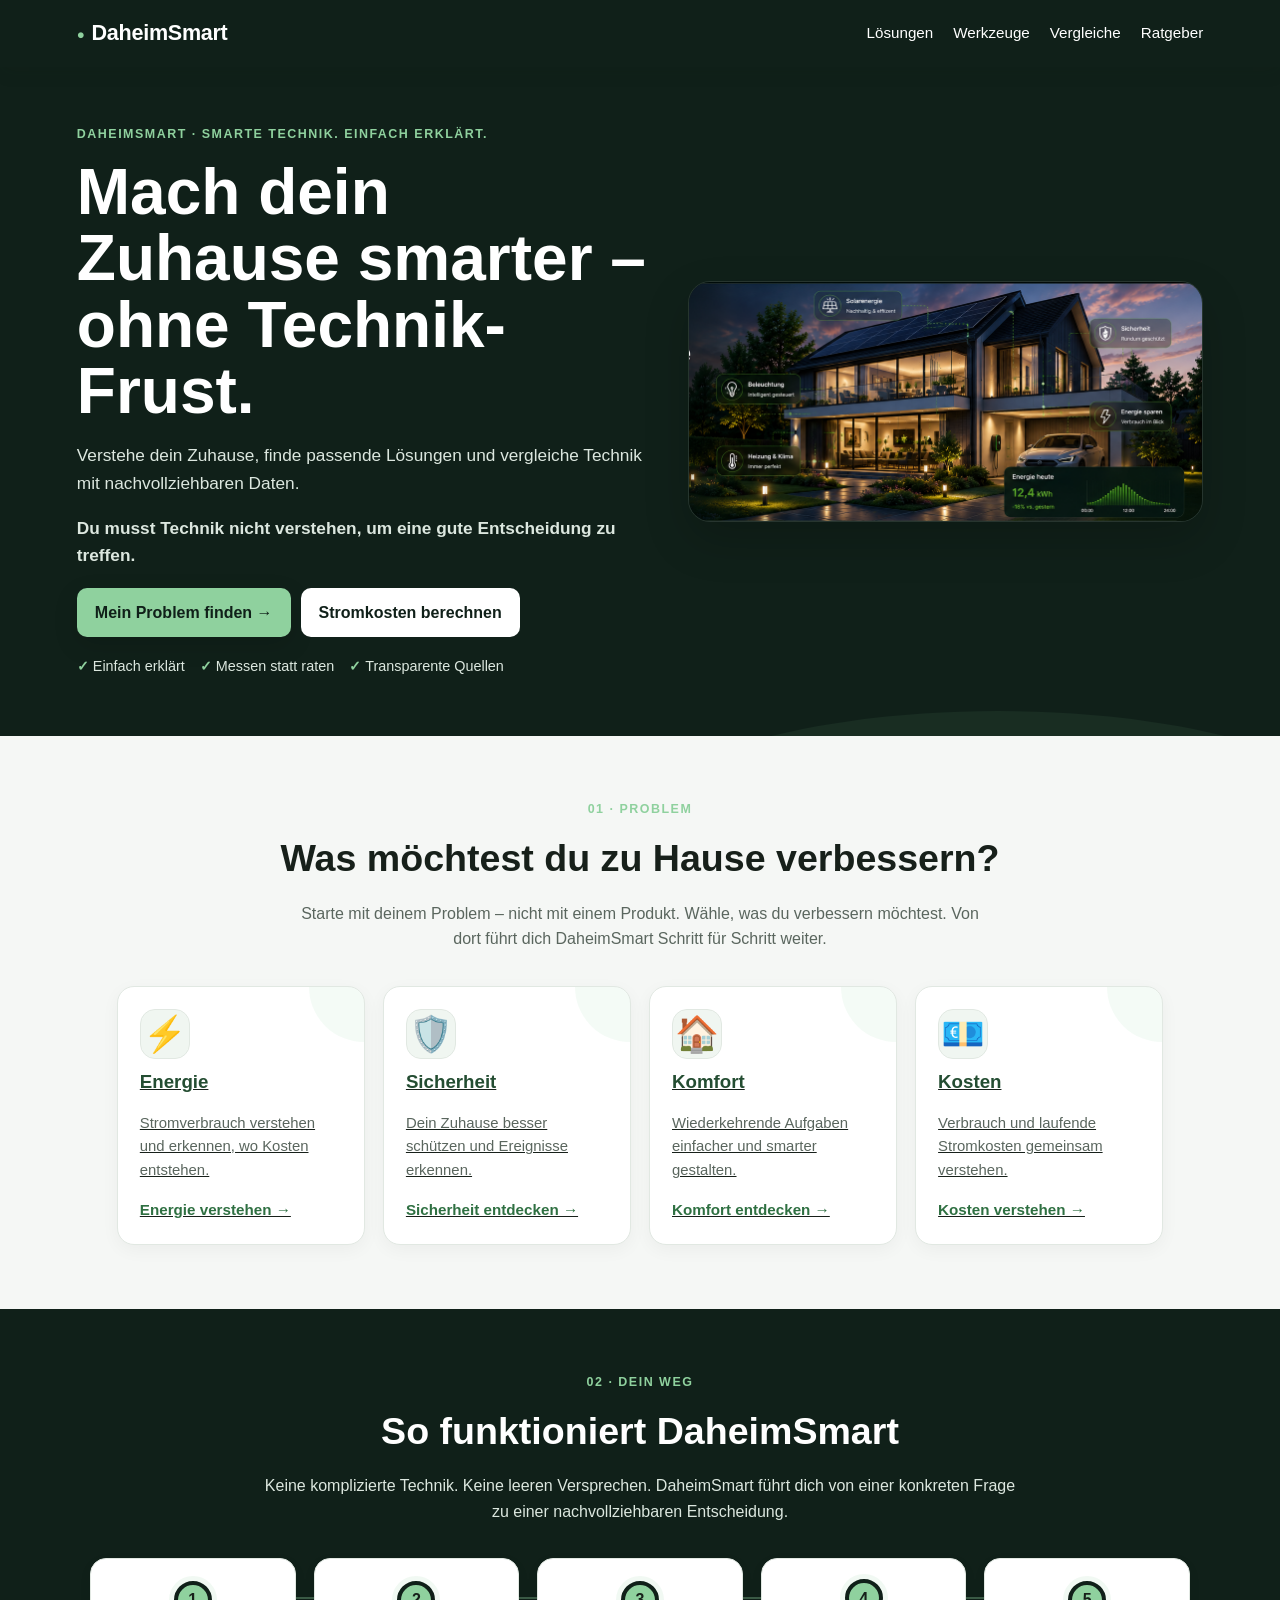
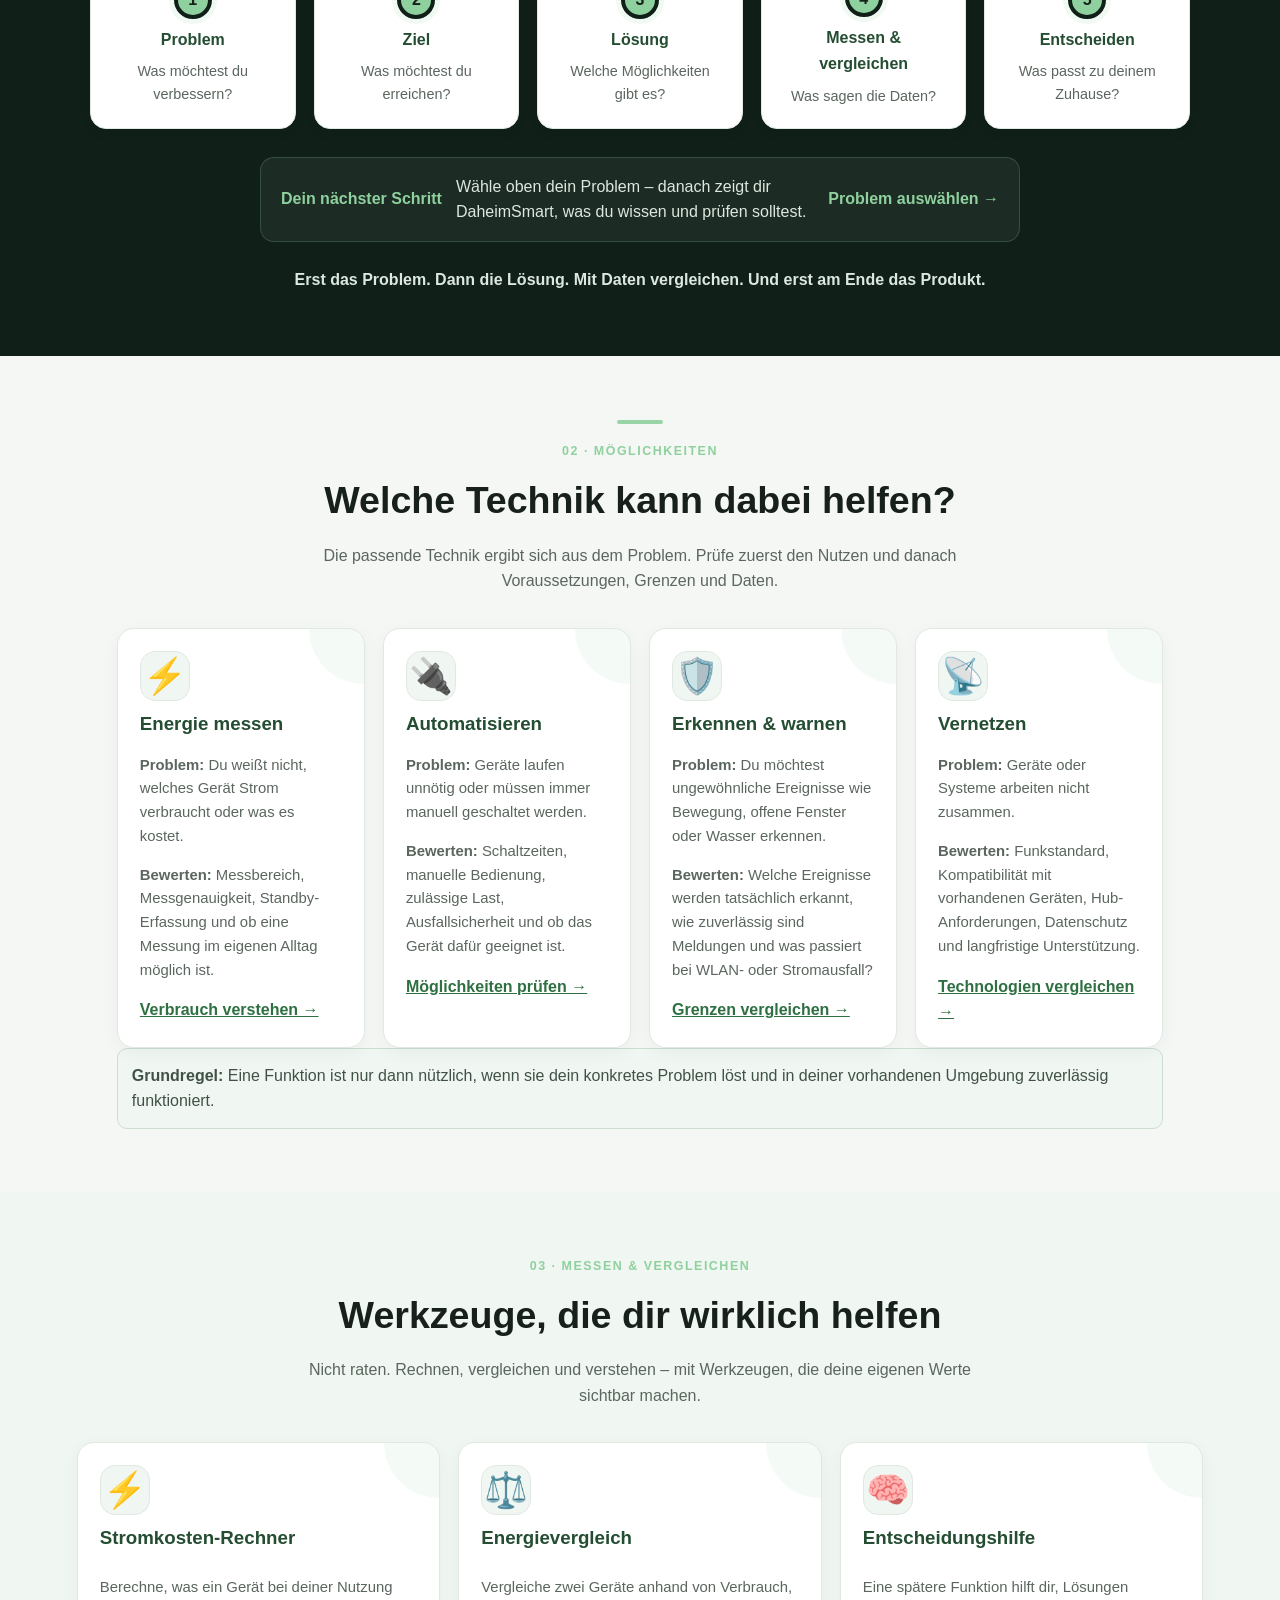
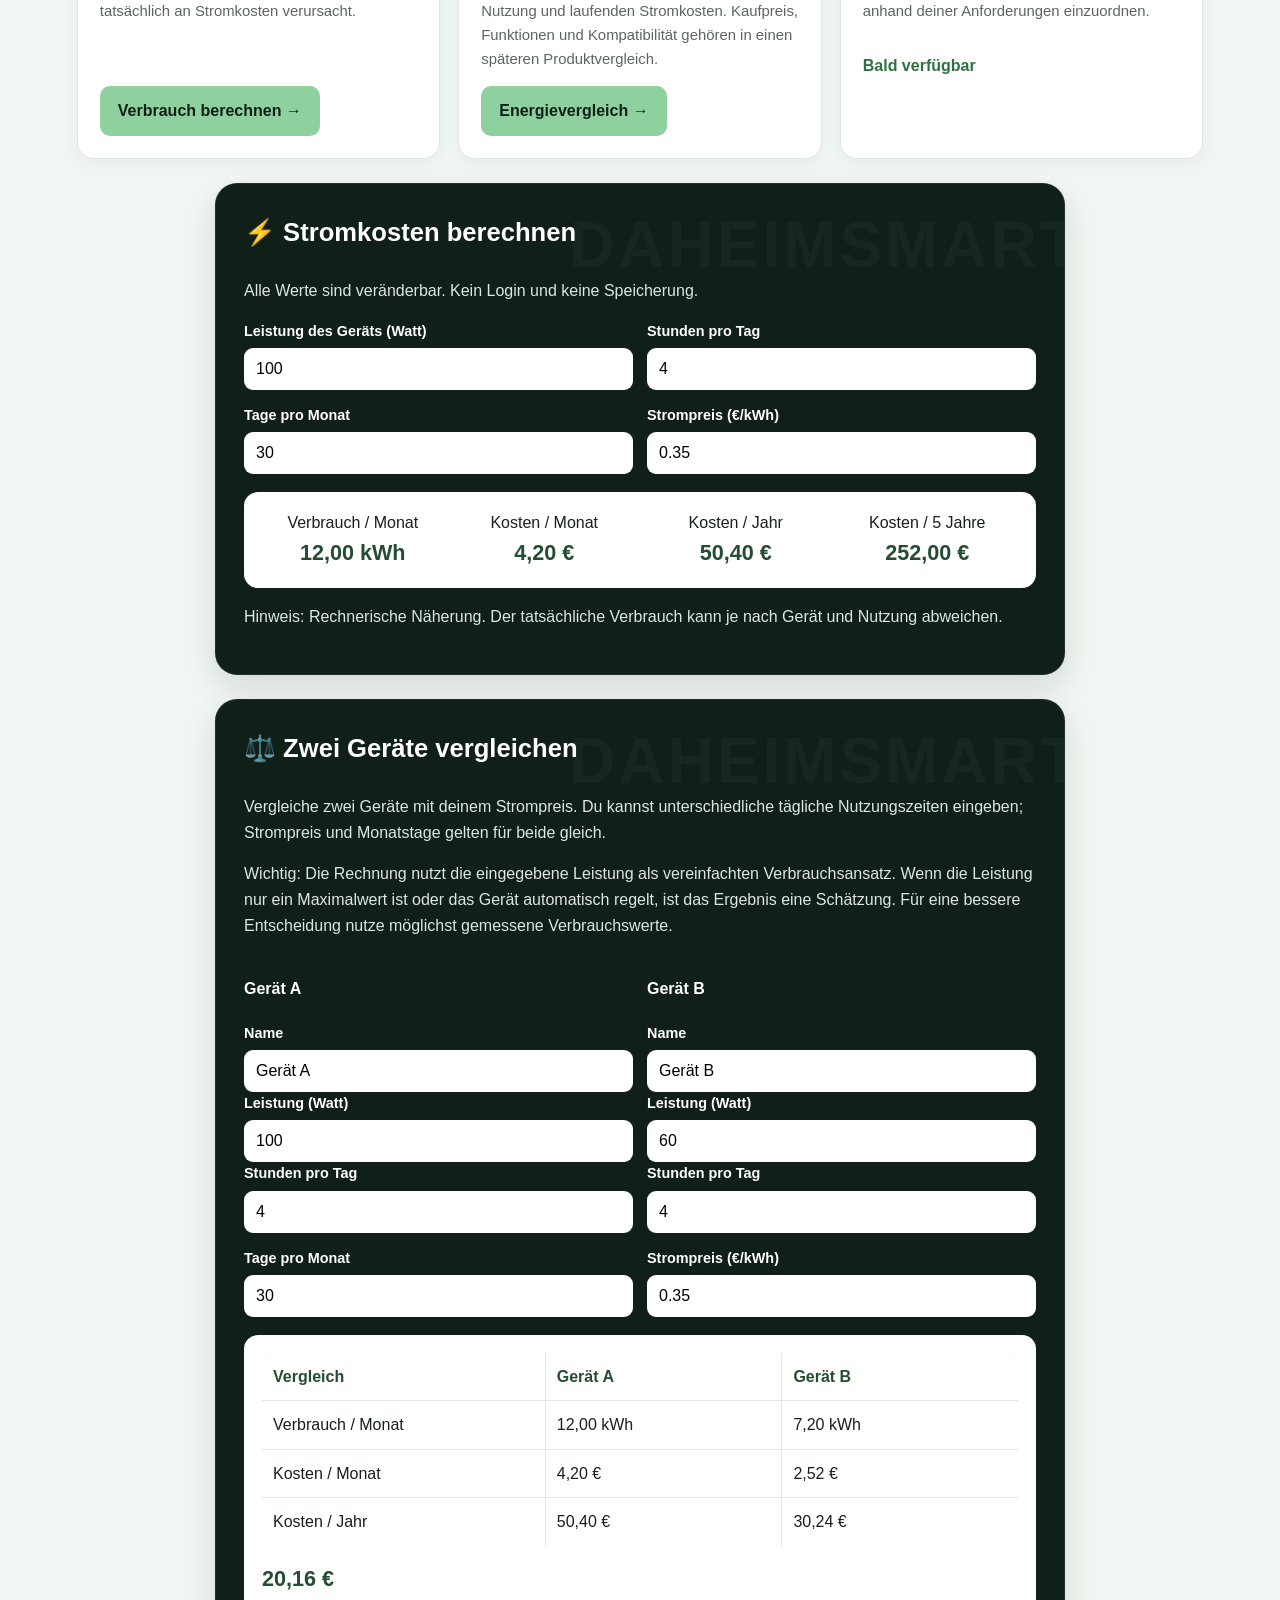
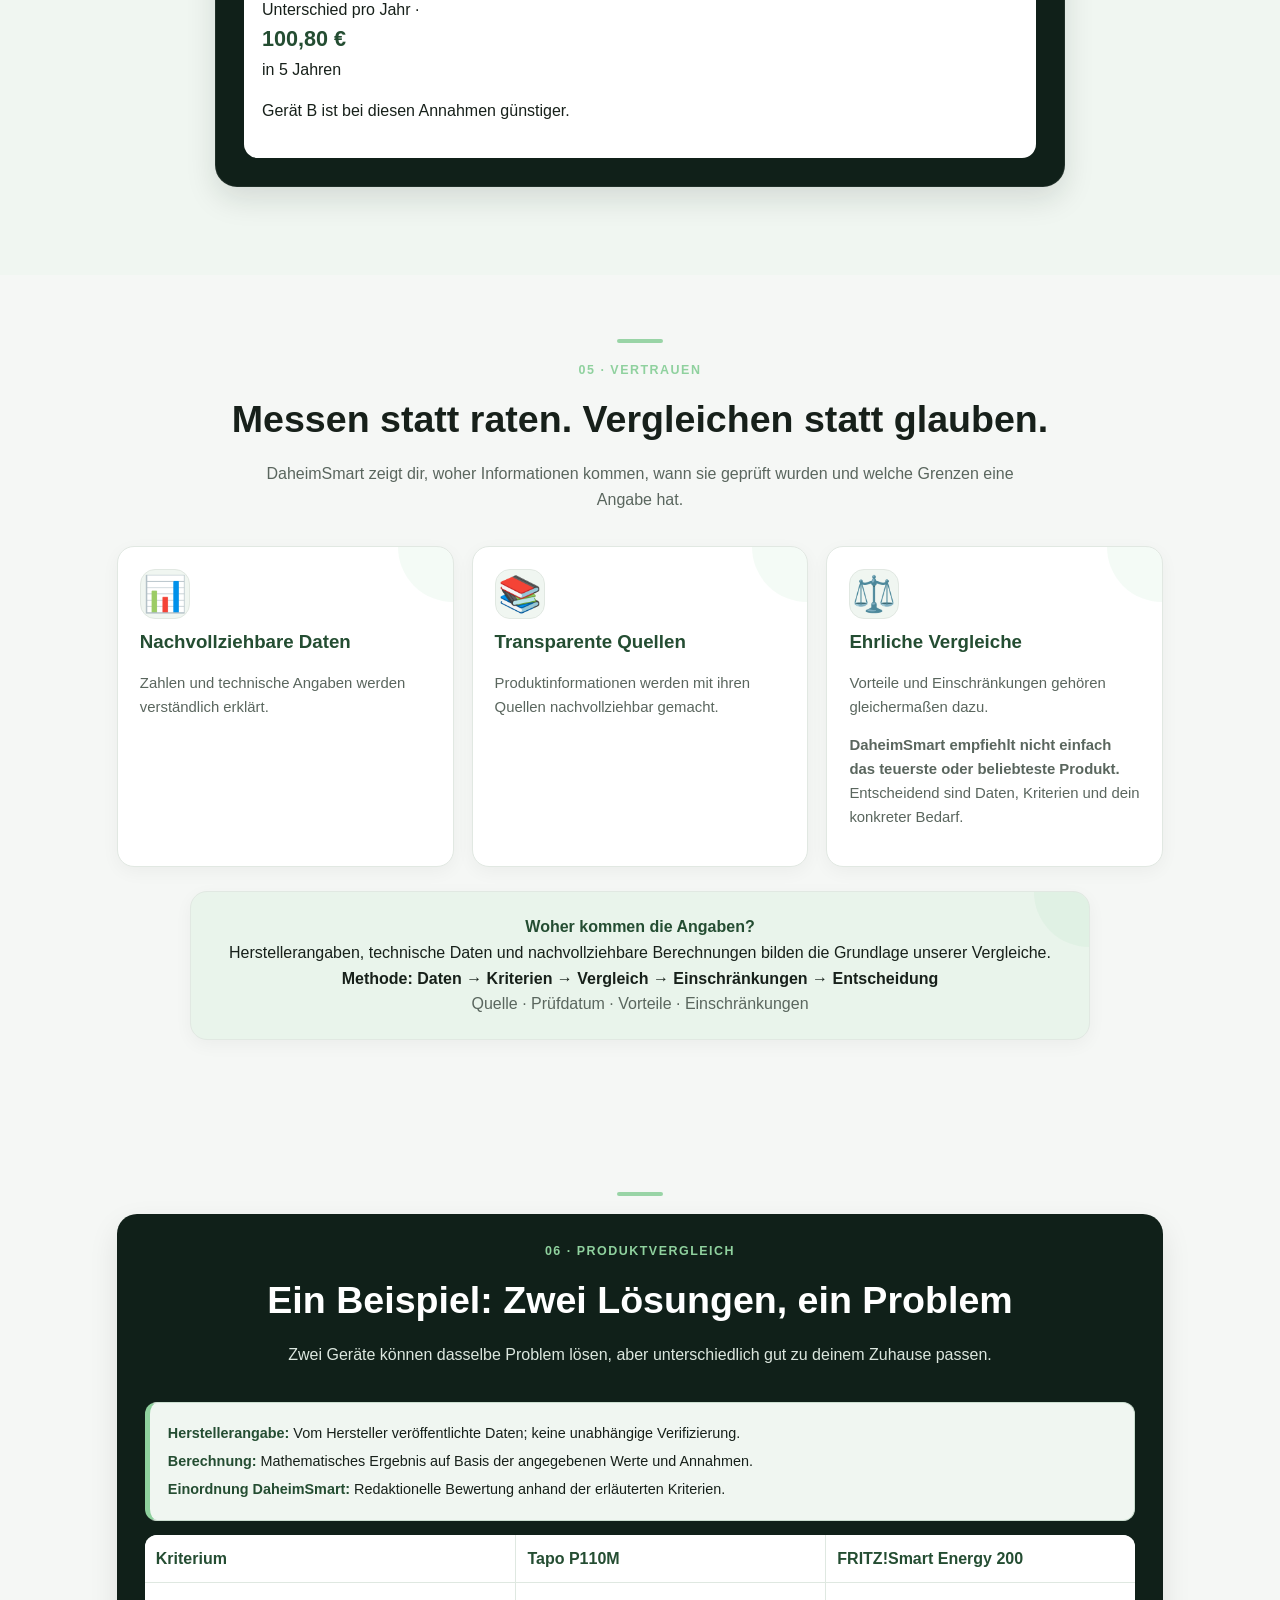
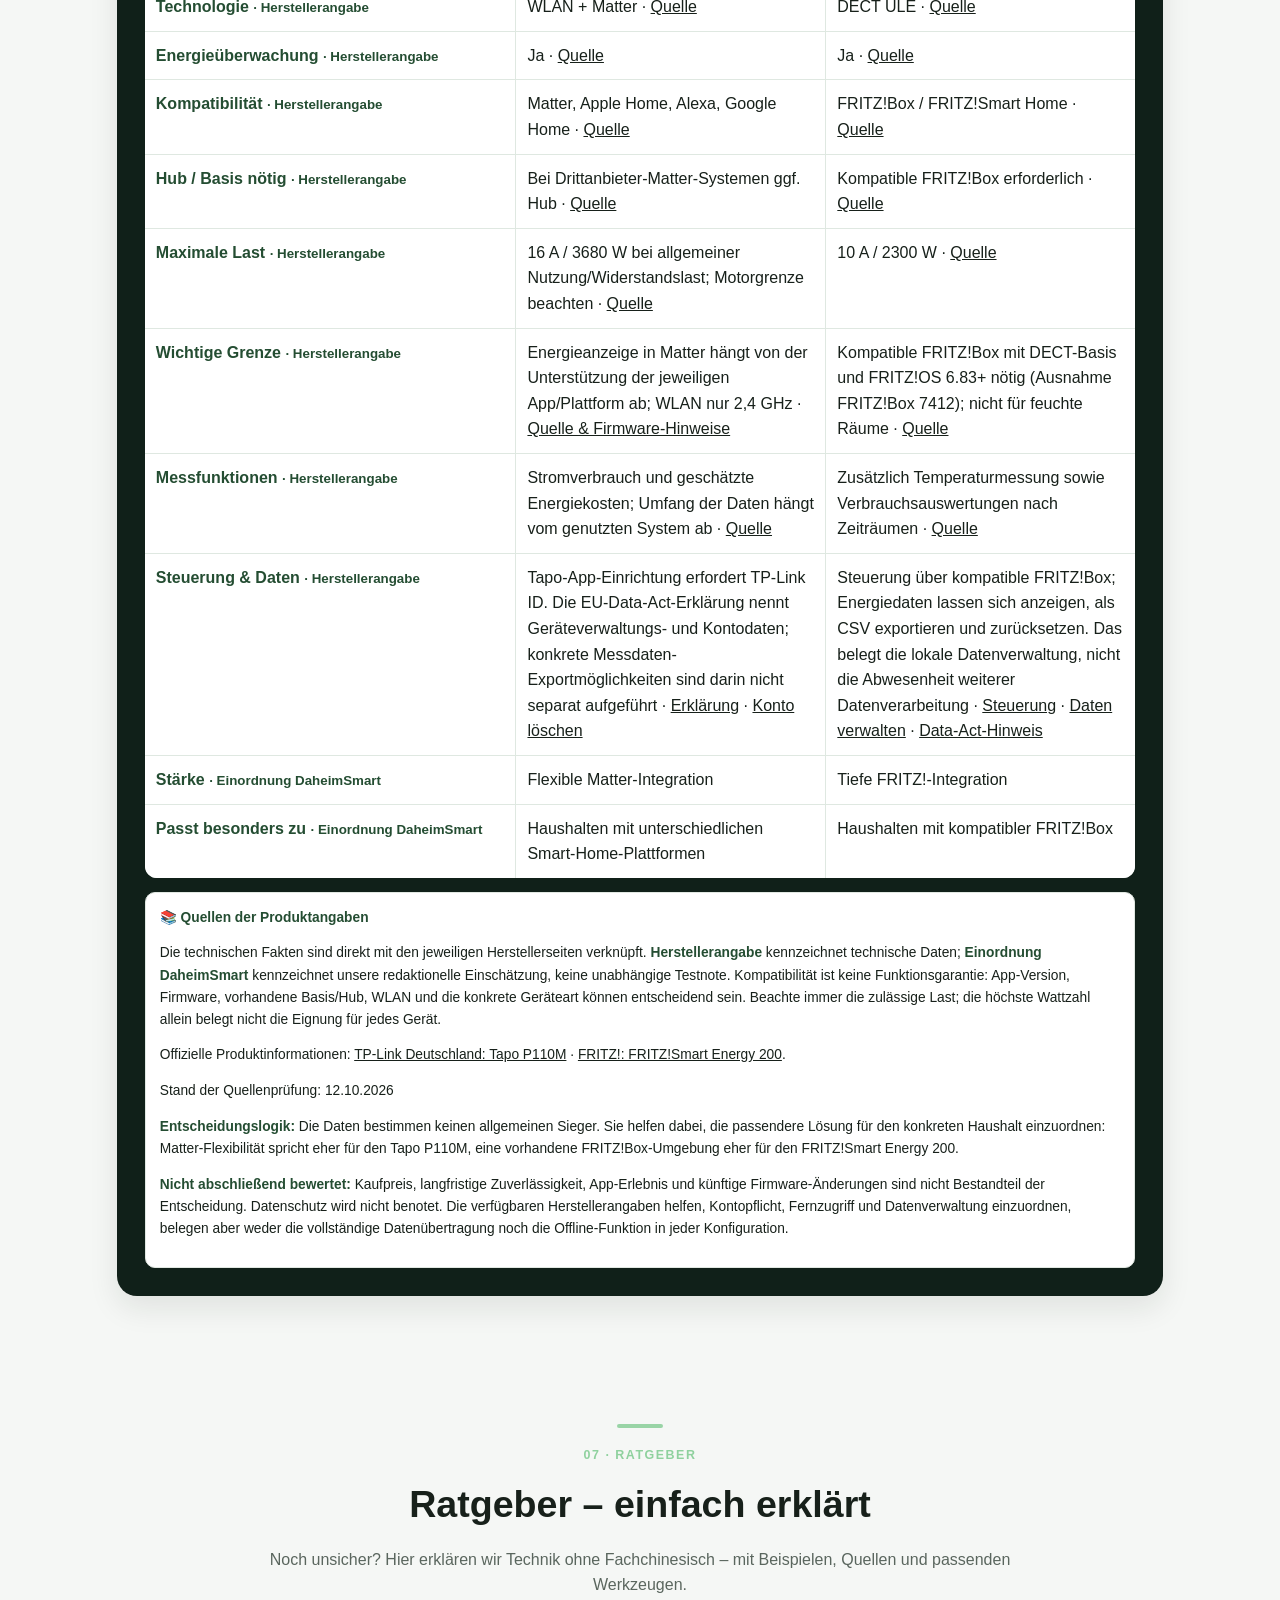
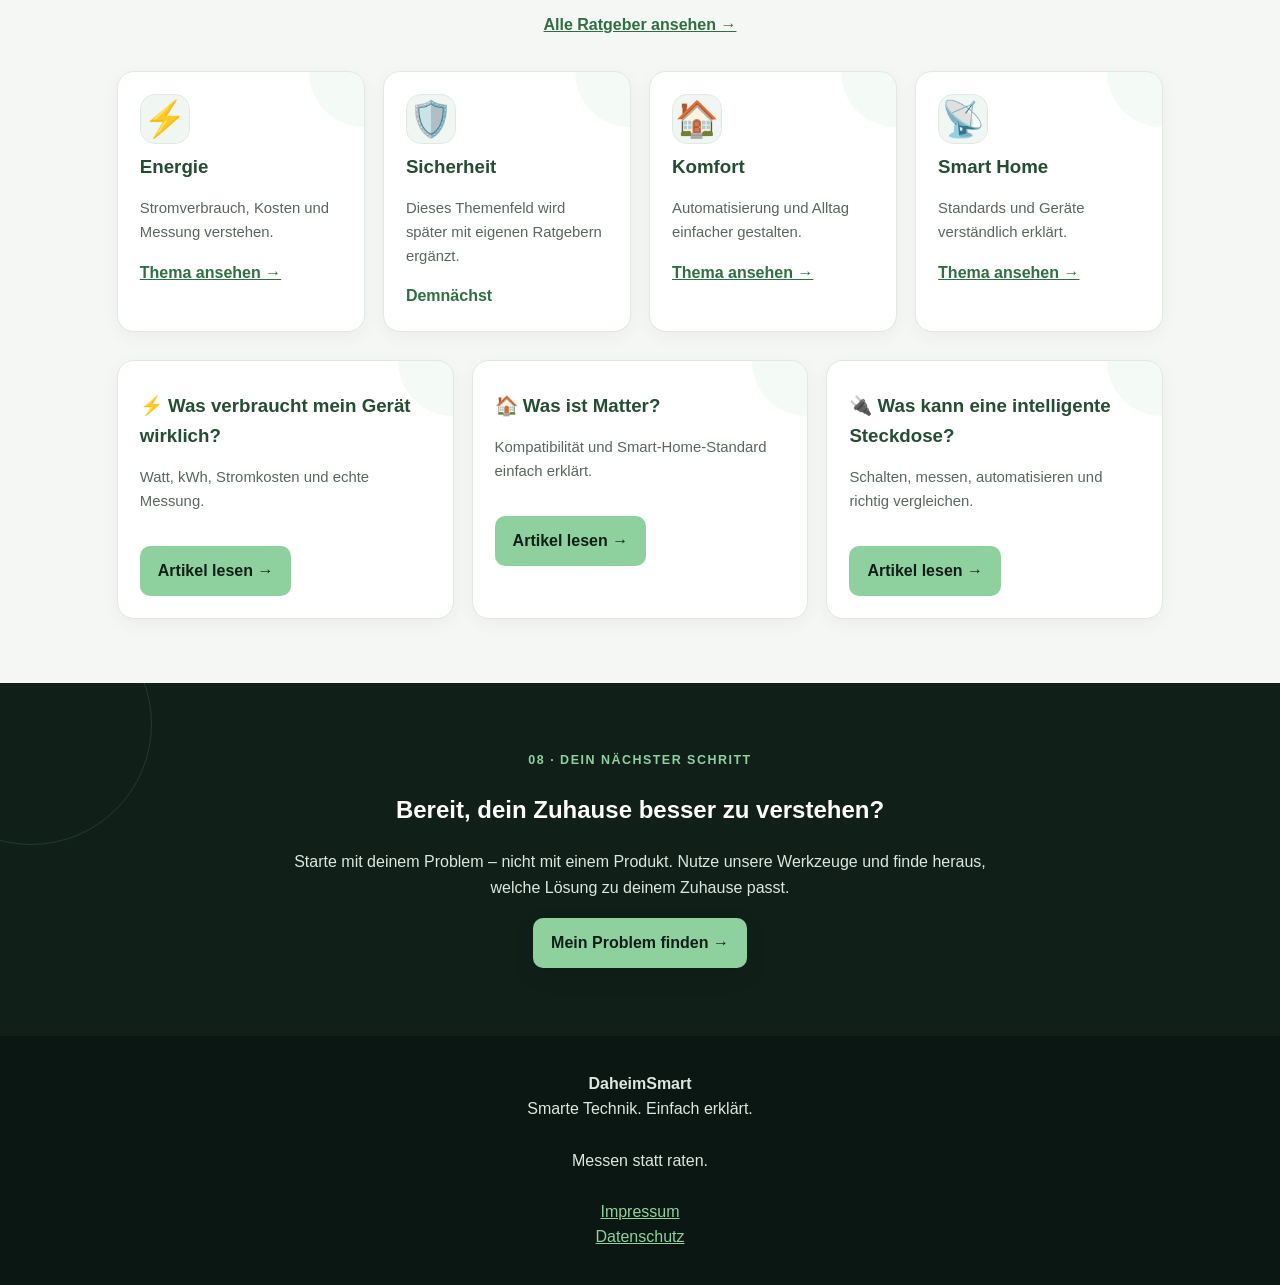
<file: index.html>
<!doctype html><html lang="de"><head><meta charset="UTF-8"><meta name="viewport" content="width=device-width,initial-scale=1"><meta name="google-site-verification" content="6_GS8bLA0y0933gnPznwjyK-rduBmaWEVrYqkW3cEJw"><meta name="description" content="DaheimSmart erklärt smarte Technik verständlich – mit Stromkosten-Rechner, Gerätevergleich und Ratgeber."><meta name="theme-color" content="#102019"><meta property="og:type" content="website"><meta property="og:site_name" content="DaheimSmart"><meta property="og:locale" content="de_DE"><meta property="og:title" content="DaheimSmart – Smarte Technik. Einfach erklärt."><meta property="og:description" content="Smarte Technik verständlich erklärt – mit Daten, Rechnern, Vergleichen und Ratgebern."><meta property="og:url" content="https://daheimsmart-jose.netlify.app/"><link rel="canonical" href="https://daheimsmart-jose.netlify.app/"><title>DaheimSmart – Smarte Technik. Einfach erklärt.</title><style>
*{box-sizing:border-box}html{scroll-behavior:smooth}body{margin:0;font-family:Arial,sans-serif;background:#f5f7f5;color:#17201a;line-height:1.6}a{color:inherit}header{position:sticky;top:0;z-index:10;background:#102019;color:#fff;padding:16px 6%;display:flex;justify-content:space-between;align-items:center;box-shadow:0 4px 18px #10201918}.logo{font-size:1.35rem;font-weight:800}.menu-toggle{display:none;background:transparent;color:#fff;border:1px solid #8fd19e;border-radius:9px;padding:8px 10px;font-size:1.2rem;cursor:pointer}nav a{margin-left:20px;text-decoration:none;font-size:.95rem}nav a:hover{color:#8fd19e}.skip{position:absolute;left:-9999px}.skip:focus{left:10px;top:10px;background:#8fd19e;padding:10px;border-radius:8px}a:focus-visible,button:focus-visible,input:focus-visible{outline:3px solid #f5f7f5;outline-offset:3px;box-shadow:0 0 0 6px #244d32}.hero{background:#102019;color:#fff;padding:58px 6%;display:grid;grid-template-columns:1.05fr .95fr;gap:42px;align-items:center}.hero h1{font-size:clamp(2.4rem,5vw,4.5rem);line-height:1.04;margin:14px 0}.hero p{font-size:1.08rem;color:#dce7df}.eyebrow{color:#8fd19e;text-transform:uppercase;font-size:.78rem;font-weight:800;letter-spacing:1.5px}.hero img{width:100%;border-radius:22px;display:block}.actions{display:flex;flex-wrap:wrap;gap:10px}.btn{display:inline-block;margin-top:18px;background:#8fd19e;color:#102019;padding:12px 18px;border-radius:10px;text-decoration:none;font-weight:800}.btn.alt{background:#fff}.ticks{display:flex;flex-wrap:wrap;gap:15px;color:#dce7df;font-size:.9rem;margin-top:18px}.ticks span:before{content:'✓ ';color:#8fd19e;font-weight:800}.section{max-width:1200px;margin:auto;padding:64px 6%}.section h2{text-align:center;font-size:clamp(1.8rem,3vw,2.35rem);margin:8px 0 12px}.lead{text-align:center;max-width:760px;margin:0 auto 34px;color:#5a665e}.grid{display:grid;gap:18px}.four{grid-template-columns:repeat(4,1fr)}.three{grid-template-columns:repeat(3,1fr)}.card{background:#fff;border:1px solid #e1e8e2;border-radius:17px;padding:22px;box-shadow:0 5px 18px #1020190b}.card h3{color:#244d32;margin:8px 0}.card p{color:#5a665e;font-size:.93rem}.icon{font-size:2.2rem}.link{display:block;margin-top:14px;color:#2f7042;font-weight:800}.dark{max-width:none;background:#102019;color:#fff}.dark h2{color:#fff}.dark .lead{color:#dce7df}.journey{grid-template-columns:repeat(5,1fr);max-width:1100px;margin:auto}.step{background:#fff;color:#17201a;border-radius:16px;padding:20px;text-align:center;text-decoration:none;transition:transform .2s,box-shadow .2s}.step:hover{transform:translateY(-2px);box-shadow:0 7px 20px #10201918}.step:focus-visible{outline:3px solid #f5f7f5;outline-offset:3px;box-shadow:0 0 0 6px #244d32}.num{display:inline-flex;width:38px;height:38px;border-radius:50%;align-items:center;justify-content:center;background:#8fd19e;font-weight:900}.step strong{display:block;color:#244d32;margin:8px 0}.step span:last-child{color:#5a665e;font-size:.9rem}.principle{text-align:center;color:#dce7df;font-weight:800;max-width:850px;margin:25px auto 0}.tools{background:#f0f6f1;max-width:none}.calculator{background:#102019;color:#fff;border-radius:22px;padding:28px;max-width:850px;margin:24px auto}.calculator h3{font-size:1.6rem}.intro,.notice{color:#dce7df}.form{display:grid;grid-template-columns:1fr 1fr;gap:14px}label{display:block;font-weight:700;font-size:.9rem;margin-bottom:5px}input{width:100%;padding:12px;border:0;border-radius:9px;font-size:1rem}.result{background:#fff;color:#17201a;border-radius:14px;padding:18px;margin-top:18px}.resultgrid{display:grid;grid-template-columns:repeat(4,1fr);gap:10px;text-align:center}.result strong{display:block;color:#244d32;font-size:1.35rem}.table{display:grid;grid-template-columns:1.2fr 1fr 1fr;gap:1px;background:#dfe8e1;border-radius:12px;overflow:hidden}.table>div{background:#fff;color:#17201a;padding:11px;overflow-wrap:anywhere}.head{font-weight:800;color:#244d32!important}.compare{background:#102019;color:#fff;border-radius:20px;padding:28px}.compare .lead{color:#dce7df}.sources{margin-top:14px;background:#fff;color:#17201a;padding:14px;border-radius:10px;font-size:.86rem}.sources strong{color:#244d32}.cta{max-width:none;background:#102019;color:#fff;text-align:center;padding:68px 6%}.cta h2{color:#fff}.cta p{max-width:700px;margin:auto;color:#dce7df}footer{background:#0b1712;color:#dce7df;text-align:center;padding:35px}footer a{color:#8fd19e}@media(max-width:900px){.four{grid-template-columns:1fr 1fr}.three,.journey{grid-template-columns:1fr}.step:last-child{grid-column:auto}}@media(max-width:800px){header{padding:15px 5%;position:sticky}.menu-toggle{display:block}header nav{display:none;position:absolute;top:100%;left:0;right:0;background:#102019;padding:10px 5%;box-shadow:0 8px 18px #10201918}header nav.open{display:flex;flex-direction:column}header nav a{margin:0;padding:11px 0;border-top:1px solid #ffffff18}.hero{grid-template-columns:1fr;padding:42px 5%}.section{padding:48px 5%}.four,.three,.form,.resultgrid{grid-template-columns:1fr}.table{font-size:.84rem}.actions,.ticks{flex-direction:column;align-items:flex-start}}
 .hero-note{margin:14px 0 0;color:#8fd19e;font-weight:800}.tools .card .btn{margin-top:14px}.compare h2{color:#fff}.compare .eyebrow{color:#8fd19e}@media(max-width:800px){.hero-note{font-size:.95rem}} 
/* 2.6 · Visual experience */
.logo{letter-spacing:-.3px}.logo:before{content:'●';color:#8fd19e;font-size:.62em;margin-right:7px;vertical-align:middle}.hero{position:relative;overflow:hidden}.hero:after{content:'';position:absolute;inset:auto -8% -35% 48%;height:260px;background:#8fd19e12;border-radius:50%;pointer-events:none}.hero>div,.hero>img{position:relative;z-index:1}.hero img{border:1px solid #ffffff18;box-shadow:0 18px 45px #00000030;transition:transform .35s ease,box-shadow .35s ease}.hero img:hover{transform:translateY(-3px);box-shadow:0 22px 55px #00000038}.card{transition:transform .2s ease,box-shadow .2s ease,border-color .2s ease}.card:hover{transform:translateY(-3px);box-shadow:0 12px 28px #10201914;border-color:#cbded0}.journey{position:relative}.step{border:1px solid #e1e8e2;box-shadow:0 4px 14px #1020190b;min-height:150px;display:flex;flex-direction:column;align-items:center;justify-content:center}.step .num{box-shadow:0 0 0 5px #8fd19e20}.tools .card{min-height:205px}.tools .calculator{box-shadow:0 12px 30px #10201920;border:1px solid #ffffff12}.calculator h3{margin-top:0}.compare{box-shadow:0 12px 30px #10201918}.sources{border:1px solid #e1e8e2}.cta{position:relative;overflow:hidden}.cta:before{content:'';position:absolute;width:240px;height:240px;border:1px solid #8fd19e24;border-radius:50%;left:-90px;top:-80px}.cta>*{position:relative;z-index:1}@media (hover:hover) and (pointer:fine){.btn:hover{transform:translateY(-1px);filter:brightness(1.02)}.link:hover{text-decoration:underline}}@media(max-width:800px){.hero img{box-shadow:0 12px 28px #00000028}.step{min-height:125px}.tools .card{min-height:0}}

/* 2.7 · Experience polish */
.section:not(.dark):not(.tools){position:relative}
.section:not(.dark):not(.tools)::before{content:'';display:block;width:46px;height:4px;border-radius:99px;background:#8fd19e;margin:0 auto 18px;opacity:.9}
.section#loesungen::before{display:none}
.card{position:relative;overflow:hidden}
.card::after{content:'';position:absolute;width:110px;height:110px;right:-55px;top:-55px;border-radius:50%;background:#8fd19e18;pointer-events:none}
.icon{display:inline-flex;width:50px;height:50px;align-items:center;justify-content:center;border-radius:15px;background:#f0f6f1;border:1px solid #e1e8e2}
.card h3,.card p,.card .link,.card .icon{position:relative;z-index:1}
.journey{position:relative}
@media(min-width:901px){.journey::before{content:'';position:absolute;left:10%;right:10%;top:39px;height:2px;background:#8fd19e55;z-index:0}.journey .step{position:relative;z-index:1}.journey .num{background:#8fd19e;border:4px solid #102019}}
.tools .card{display:flex;flex-direction:column;align-items:flex-start}
.tools .card .btn{margin-top:auto}
.calculator{position:relative;overflow:hidden}
.calculator::before{content:'DAHEIMSMART';position:absolute;right:-18px;top:10px;font-size:4rem;font-weight:900;letter-spacing:3px;color:#ffffff08;pointer-events:none}
.result strong{font-variant-numeric:tabular-nums}
.compare .table>div:nth-child(3n+1){font-weight:700;color:#244d32}
.cta .btn{box-shadow:0 8px 20px #00000020}
@media(max-width:800px){.section:not(.dark):not(.tools)::before{margin-bottom:14px}.card::after{opacity:.65}.calculator::before{font-size:2.6rem;top:18px}.journey .step{min-height:130px}}

/* 2.8 · Guided experience */
.hero .actions .btn:first-child{box-shadow:0 8px 24px #00000022}
#loesungen .lead{max-width:680px}
#loesungen .card{transition:transform .22s ease,box-shadow .22s ease,border-color .22s ease}
#loesungen .card .link{font-size:.95rem}
.journey-next{max-width:760px;margin:28px auto 0;padding:16px 20px;border:1px solid #8fd19e35;border-radius:14px;background:#ffffff0d;display:flex;align-items:center;gap:14px;flex-wrap:wrap}
.journey-next strong{color:#8fd19e}.journey-next span{color:#dce7df;flex:1 1 300px}.journey-next a{color:#8fd19e;font-weight:800;text-decoration:none;white-space:nowrap}.journey-next a:hover{text-decoration:underline}
.tools>.lead{max-width:700px}
@media(max-width:800px){.journey-next{align-items:flex-start}.journey-next a{width:100%}}
.comparison-legend{margin:18px 0 14px;padding:14px 18px;background:#f0f6f1;color:#17201a;border:1px solid #cbded0;border-left:5px solid #8fd19e;border-radius:12px;font-size:.9rem}.comparison-legend p{margin:5px 0}.comparison-legend strong{color:#244d32}@media(max-width:800px){.comparison-legend{padding:12px;font-size:.88rem}}#technik>.notice{color:#405248;background:#f0f6f1;padding:14px;border:1px solid #cbded0;border-radius:10px}</style></head><body><a class="skip" href="#main-content">Zum Inhalt springen</a><header><div class="logo">DaheimSmart</div><button class="menu-toggle" type="button" aria-expanded="false" aria-controls="main-nav" aria-label="Menü öffnen">☰</button><nav id="main-nav" aria-label="Hauptnavigation"><a href="#loesungen">Lösungen</a><a href="werkzeuge.html">Werkzeuge</a><a href="vergleiche.html">Vergleiche</a><a href="ratgeber.html">Ratgeber</a></nav></header><main id="main-content">
<section class="hero"><div><div class="eyebrow">DaheimSmart · Smarte Technik. Einfach erklärt.</div><h1>Mach dein Zuhause smarter – ohne Technik-Frust.</h1><p>Verstehe dein Zuhause, finde passende Lösungen und vergleiche Technik mit nachvollziehbaren Daten.</p><p class="hero-note">Du musst Technik nicht verstehen, um eine gute Entscheidung zu treffen.</p><div class="actions"><a class="btn" href="#loesungen">Mein Problem finden →</a><a class="btn alt" href="#rechner">Stromkosten berechnen</a></div><div class="ticks"><span>Einfach erklärt</span><span>Messen statt raten</span><span>Transparente Quellen</span></div></div><img src="daheimsmart-house-hero.png" alt="Modernes futuristisches Smart Home bei Abendlicht"></section>
<section class="section" id="loesungen"><div class="eyebrow" style="text-align:center">01 · Problem</div><h2>Was möchtest du zu Hause verbessern?</h2><p class="lead">Starte mit deinem Problem – nicht mit einem Produkt. Wähle, was du verbessern möchtest. Von dort führt dich DaheimSmart Schritt für Schritt weiter.</p><div class="grid four"><a class="card" href="#rechner"><span class="icon">⚡</span><h3>Energie</h3><p>Stromverbrauch verstehen und erkennen, wo Kosten entstehen.</p><span class="link">Energie verstehen →</span></a><a class="card" href="ratgeber.html"><span class="icon">🛡️</span><h3>Sicherheit</h3><p>Dein Zuhause besser schützen und Ereignisse erkennen.</p><span class="link">Sicherheit entdecken →</span></a><a class="card" href="ratgeber.html#komfort"><span class="icon">🏠</span><h3>Komfort</h3><p>Wiederkehrende Aufgaben einfacher und smarter gestalten.</p><span class="link">Komfort entdecken →</span></a><a class="card" href="#rechner"><span class="icon">💶</span><h3>Kosten</h3><p>Verbrauch und laufende Stromkosten gemeinsam verstehen.</p><span class="link">Kosten verstehen →</span></a></div></section>
<section class="section dark"><div class="eyebrow" style="text-align:center">02 · Dein Weg</div><h2>So funktioniert DaheimSmart</h2><p class="lead">Keine komplizierte Technik. Keine leeren Versprechen. DaheimSmart führt dich von einer konkreten Frage zu einer nachvollziehbaren Entscheidung.</p><div class="grid journey"><a class="step" href="#loesungen"><span class="num">1</span><strong>Problem</strong><span>Was möchtest du verbessern?</span></a><a class="step" href="#loesungen"><span class="num">2</span><strong>Ziel</strong><span>Was möchtest du erreichen?</span></a><a class="step" href="ratgeber.html"><span class="num">3</span><strong>Lösung</strong><span>Welche Möglichkeiten gibt es?</span></a><a class="step" href="werkzeuge.html"><span class="num">4</span><strong>Messen & vergleichen</strong><span>Was sagen die Daten?</span></a><a class="step" href="vergleiche.html"><span class="num">5</span><strong>Entscheiden</strong><span>Was passt zu deinem Zuhause?</span></a></div><div class="journey-next"><strong>Dein nächster Schritt</strong><span>Wähle oben dein Problem – danach zeigt dir DaheimSmart, was du wissen und prüfen solltest.</span><a href="#loesungen">Problem auswählen →</a></div><p class="principle">Erst das Problem. Dann die Lösung. Mit Daten vergleichen. Und erst am Ende das Produkt.</p></section>
<section class="section" id="technik"><div class="eyebrow" style="text-align:center">02 · Möglichkeiten</div><h2>Welche Technik kann dabei helfen?</h2><p class="lead">Die passende Technik ergibt sich aus dem Problem. Prüfe zuerst den Nutzen und danach Voraussetzungen, Grenzen und Daten.</p><div class="grid four"><article class="card"><span class="icon">⚡</span><h3>Energie messen</h3><p><strong>Problem:</strong> Du weißt nicht, welches Gerät Strom verbraucht oder was es kostet.</p><p><strong>Bewerten:</strong> Messbereich, Messgenauigkeit, Standby-Erfassung und ob eine Messung im eigenen Alltag möglich ist.</p><a class="link" href="ratgeber-stromverbrauch.html">Verbrauch verstehen →</a></article><article class="card"><span class="icon">🔌</span><h3>Automatisieren</h3><p><strong>Problem:</strong> Geräte laufen unnötig oder müssen immer manuell geschaltet werden.</p><p><strong>Bewerten:</strong> Schaltzeiten, manuelle Bedienung, zulässige Last, Ausfallsicherheit und ob das Gerät dafür geeignet ist.</p><a class="link" href="ratgeber-intelligente-steckdose.html">Möglichkeiten prüfen →</a></article><article class="card"><span class="icon">🛡️</span><h3>Erkennen & warnen</h3><p><strong>Problem:</strong> Du möchtest ungewöhnliche Ereignisse wie Bewegung, offene Fenster oder Wasser erkennen.</p><p><strong>Bewerten:</strong> Welche Ereignisse werden tatsächlich erkannt, wie zuverlässig sind Meldungen und was passiert bei WLAN- oder Stromausfall?</p><a class="link" href="ratgeber-vergleich-technologien.html">Grenzen vergleichen →</a></article><article class="card"><span class="icon">📡</span><h3>Vernetzen</h3><p><strong>Problem:</strong> Geräte oder Systeme arbeiten nicht zusammen.</p><p><strong>Bewerten:</strong> Funkstandard, Kompatibilität mit vorhandenen Geräten, Hub-Anforderungen, Datenschutz und langfristige Unterstützung.</p><a class="link" href="ratgeber-vergleich-technologien.html">Technologien vergleichen →</a></article></div><div class="notice"><strong>Grundregel:</strong> Eine Funktion ist nur dann nützlich, wenn sie dein konkretes Problem löst und in deiner vorhandenen Umgebung zuverlässig funktioniert.</div></section><section class="section tools" id="werkzeuge"><div class="eyebrow" style="text-align:center">03 · Messen & vergleichen</div><h2>Werkzeuge, die dir wirklich helfen</h2><p class="lead">Nicht raten. Rechnen, vergleichen und verstehen – mit Werkzeugen, die deine eigenen Werte sichtbar machen.</p><div class="grid three"><article class="card"><span class="icon">⚡</span><h3>Stromkosten-Rechner</h3><p>Berechne, was ein Gerät bei deiner Nutzung tatsächlich an Stromkosten verursacht.</p><a class="btn" href="#rechner">Verbrauch berechnen →</a></article><article class="card"><span class="icon">⚖️</span><h3>Energievergleich</h3><p>Vergleiche zwei Geräte anhand von Verbrauch, Nutzung und laufenden Stromkosten. Kaufpreis, Funktionen und Kompatibilität gehören in einen späteren Produktvergleich.</p><a class="btn" href="vergleiche.html">Energievergleich →</a></article><article class="card"><span class="icon">🧠</span><h3>Entscheidungshilfe</h3><p>Eine spätere Funktion hilft dir, Lösungen anhand deiner Anforderungen einzuordnen.</p><span class="link">Bald verfügbar</span></article></div>
<div class="calculator" id="rechner"><h3>⚡ Stromkosten berechnen</h3><p class="intro">Alle Werte sind veränderbar. Kein Login und keine Speicherung.</p><div class="form"><div><label for="power">Leistung des Geräts (Watt)</label><input id="power" type="number" min="0" step="1" value="100"></div><div><label for="hours">Stunden pro Tag</label><input id="hours" type="number" min="0" max="24" step="0.1" value="4"></div><div><label for="days">Tage pro Monat</label><input id="days" type="number" min="0" max="31" step="1" value="30"></div><div><label for="price">Strompreis (€/kWh)</label><input id="price" type="number" min="0" step="0.01" value="0.35"></div></div><div class="result" aria-live="polite"><div class="resultgrid"><div>Verbrauch / Monat<strong id="kwh">12,00 kWh</strong></div><div>Kosten / Monat<strong id="monthly">4,20 €</strong></div><div>Kosten / Jahr<strong id="yearly">50,40 €</strong></div><div>Kosten / 5 Jahre<strong id="fiveyear">252,00 €</strong></div></div></div><p class="notice">Hinweis: Rechnerische Näherung. Der tatsächliche Verbrauch kann je nach Gerät und Nutzung abweichen.</p></div>
<div class="calculator" id="vergleich"><h3>⚖️ Zwei Geräte vergleichen</h3><p class="intro">Vergleiche zwei Geräte mit deinem Strompreis. Du kannst unterschiedliche tägliche Nutzungszeiten eingeben; Strompreis und Monatstage gelten für beide gleich.</p><p class="notice">Wichtig: Die Rechnung nutzt die eingegebene Leistung als vereinfachten Verbrauchsansatz. Wenn die Leistung nur ein Maximalwert ist oder das Gerät automatisch regelt, ist das Ergebnis eine Schätzung. Für eine bessere Entscheidung nutze möglichst gemessene Verbrauchswerte.</p><div class="form"><div><h4>Gerät A</h4><label for="deviceA">Name</label><input id="deviceA" value="Gerät A"><label for="powerA">Leistung (Watt)</label><input id="powerA" type="number" min="0" step="any" value="100"><label for="hoursA">Stunden pro Tag</label><input id="hoursA" type="number" min="0" max="24" step="0.1" value="4"></div><div><h4>Gerät B</h4><label for="deviceB">Name</label><input id="deviceB" value="Gerät B"><label for="powerB">Leistung (Watt)</label><input id="powerB" type="number" min="0" step="any" value="60"><label for="hoursB">Stunden pro Tag</label><input id="hoursB" type="number" min="0" max="24" step="0.1" value="4"></div><div><label for="compareDays">Tage pro Monat</label><input id="compareDays" type="number" min="0" max="31" step="1" value="30"></div><div><label for="comparePrice">Strompreis (€/kWh)</label><input id="comparePrice" type="number" min="0" step="0.01" value="0.35"></div></div><div class="result" aria-live="polite"><div class="table"><div class="head">Vergleich</div><div class="head" id="compareLabelA">Gerät A</div><div class="head" id="compareLabelB">Gerät B</div><div>Verbrauch / Monat</div><div id="compareKwhA">12,00 kWh</div><div id="compareKwhB">7,20 kWh</div><div>Kosten / Monat</div><div id="compareMonthlyA">4,20 €</div><div id="compareMonthlyB">2,52 €</div><div>Kosten / Jahr</div><div id="compareAnnualA">50,40 €</div><div id="compareAnnualB">30,24 €</div></div><p><strong id="compareDiffYear">20,16 €</strong> Unterschied pro Jahr · <strong id="compareDiffFive">100,80 €</strong> in 5 Jahren</p><p id="compareMessage">Gerät B ist bei diesen Annahmen günstiger.</p></div></div></section>
<section class="section"><div class="eyebrow" style="text-align:center">05 · Vertrauen</div><h2>Messen statt raten. Vergleichen statt glauben.</h2><p class="lead">DaheimSmart zeigt dir, woher Informationen kommen, wann sie geprüft wurden und welche Grenzen eine Angabe hat.</p><div class="grid three"><article class="card"><span class="icon">📊</span><h3>Nachvollziehbare Daten</h3><p>Zahlen und technische Angaben werden verständlich erklärt.</p></article><article class="card"><span class="icon">📚</span><h3>Transparente Quellen</h3><p>Produktinformationen werden mit ihren Quellen nachvollziehbar gemacht.</p></article><article class="card"><span class="icon">⚖️</span><h3>Ehrliche Vergleiche</h3><p>Vorteile und Einschränkungen gehören gleichermaßen dazu.</p><p><strong>DaheimSmart empfiehlt nicht einfach das teuerste oder beliebteste Produkt.</strong> Entscheidend sind Daten, Kriterien und dein konkreter Bedarf.</p></article></div><div class="card" style="max-width:900px;margin:24px auto;text-align:center;background:#e9f4eb"><strong style="color:#244d32">Woher kommen die Angaben?</strong><br>Herstellerangaben, technische Daten und nachvollziehbare Berechnungen bilden die Grundlage unserer Vergleiche.<br><strong>Methode: Daten → Kriterien → Vergleich → Einschränkungen → Entscheidung</strong><br><span style="color:#5a665e">Quelle · Prüfdatum · Vorteile · Einschränkungen</span></div></section>
<section class="section"><div class="compare"><div class="eyebrow" style="text-align:center">06 · Produktvergleich</div><h2>Ein Beispiel: Zwei Lösungen, ein Problem</h2><p class="lead">Zwei Geräte können dasselbe Problem lösen, aber unterschiedlich gut zu deinem Zuhause passen.</p><div class="comparison-legend" aria-label="Legende zur Einordnung der Angaben"><p><strong>Herstellerangabe:</strong> Vom Hersteller veröffentlichte Daten; keine unabhängige Verifizierung.</p><p><strong>Berechnung:</strong> Mathematisches Ergebnis auf Basis der angegebenen Werte und Annahmen.</p><p><strong>Einordnung DaheimSmart:</strong> Redaktionelle Bewertung anhand der erläuterten Kriterien.</p></div><div class="table"><div class="head">Kriterium</div><div class="head">Tapo P110M</div><div class="head">FRITZ!Smart Energy 200</div><div>Technologie <small>· Herstellerangabe</small></div><div>WLAN + Matter · <a href="https://www.tp-link.com/de/home-networking/smart-plug/tapo-p110m/v1/" target="_blank" rel="noopener noreferrer">Quelle</a></div><div>DECT ULE · <a href="https://fritz.com/products/fritz-smart-energy-200-20003113" target="_blank" rel="noopener noreferrer">Quelle</a></div><div>Energieüberwachung <small>· Herstellerangabe</small></div><div>Ja · <a href="https://www.tp-link.com/de/home-networking/smart-plug/tapo-p110m/v1/" target="_blank" rel="noopener noreferrer">Quelle</a></div><div>Ja · <a href="https://fritz.com/products/fritz-smart-energy-200-20003113" target="_blank" rel="noopener noreferrer">Quelle</a></div><div>Kompatibilität <small>· Herstellerangabe</small></div><div>Matter, Apple Home, Alexa, Google Home · <a href="https://www.tp-link.com/de/home-networking/smart-plug/tapo-p110m/v1/" target="_blank" rel="noopener noreferrer">Quelle</a></div><div>FRITZ!Box / FRITZ!Smart Home · <a href="https://fritz.com/products/fritz-smart-energy-200-20003113" target="_blank" rel="noopener noreferrer">Quelle</a></div><div>Hub / Basis nötig <small>· Herstellerangabe</small></div><div>Bei Drittanbieter-Matter-Systemen ggf. Hub · <a href="https://www.tp-link.com/de/home-networking/smart-plug/tapo-p110m/v1/" target="_blank" rel="noopener noreferrer">Quelle</a></div><div>Kompatible FRITZ!Box erforderlich · <a href="https://fritz.com/products/fritz-smart-energy-200-20003113" target="_blank" rel="noopener noreferrer">Quelle</a></div><div>Maximale Last <small>· Herstellerangabe</small></div><div>16 A / 3680 W bei allgemeiner Nutzung/Widerstandslast; Motorgrenze beachten · <a href="https://www.tp-link.com/de/home-networking/smart-plug/tapo-p110m/v1/" target="_blank" rel="noopener noreferrer">Quelle</a></div><div>10 A / 2300 W · <a href="https://fritz.com/products/fritz-smart-energy-200-20003113" target="_blank" rel="noopener noreferrer">Quelle</a></div><div>Wichtige Grenze <small>· Herstellerangabe</small></div><div>Energieanzeige in Matter hängt von der Unterstützung der jeweiligen App/Plattform ab; WLAN nur 2,4 GHz · <a href="https://www.tp-link.com/de/support/download/tapo-p110m/v1/" target="_blank" rel="noopener noreferrer">Quelle & Firmware-Hinweise</a></div><div>Kompatible FRITZ!Box mit DECT-Basis und FRITZ!OS 6.83+ nötig (Ausnahme FRITZ!Box 7412); nicht für feuchte Räume · <a href="https://fritz.com/products/fritz-smart-energy-200-20003113" target="_blank" rel="noopener noreferrer">Quelle</a></div><div>Messfunktionen <small>· Herstellerangabe</small></div><div>Stromverbrauch und geschätzte Energiekosten; Umfang der Daten hängt vom genutzten System ab · <a href="https://www.tp-link.com/de/home-networking/smart-plug/tapo-p110m/v1/" target="_blank" rel="noopener noreferrer">Quelle</a></div><div>Zusätzlich Temperaturmessung sowie Verbrauchsauswertungen nach Zeiträumen · <a href="https://fritz.com/products/fritz-smart-energy-200-20003113" target="_blank" rel="noopener noreferrer">Quelle</a></div><div>Steuerung & Daten <small>· Herstellerangabe</small></div><div>Tapo-App-Einrichtung erfordert TP-Link ID. Die EU-Data-Act-Erklärung nennt Geräteverwaltungs- und Kontodaten; konkrete Messdaten-Exportmöglichkeiten sind darin nicht separat aufgeführt · <a href="https://www.tp-link.com/de/support/download/tapo-p110m/v1/" target="_blank" rel="noopener noreferrer">Erklärung</a> · <a href="https://account-delete.tplinkcloud.com/" target="_blank" rel="noopener noreferrer">Konto löschen</a></div><div>Steuerung über kompatible FRITZ!Box; Energiedaten lassen sich anzeigen, als CSV exportieren und zurücksetzen. Das belegt die lokale Datenverwaltung, nicht die Abwesenheit weiterer Datenverarbeitung · <a href="https://fritz.com/apps/knowledge-base/FRITZ-Box-5690-Pro/1311_Smart-Home-Gerate-uber-Internet-und-im-FRITZ-Heimnetz-schalten" target="_blank" rel="noopener noreferrer">Steuerung</a> · <a href="https://fritz.com/apps/knowledge-base/fritz-smart-energy-200/1405_energiedaten-speichern-und-zurucksetzen" target="_blank" rel="noopener noreferrer">Daten verwalten</a> · <a href="https://fritz.com/products/fritz-smart-energy-200-20003113" target="_blank" rel="noopener noreferrer">Data-Act-Hinweis</a></div><div>Stärke <small>· Einordnung DaheimSmart</small></div><div>Flexible Matter-Integration</div><div>Tiefe FRITZ!-Integration</div><div>Passt besonders zu <small>· Einordnung DaheimSmart</small></div><div>Haushalten mit unterschiedlichen Smart-Home-Plattformen</div><div>Haushalten mit kompatibler FRITZ!Box</div></div><div class="sources"><strong>📚 Quellen der Produktangaben</strong><p>Die technischen Fakten sind direkt mit den jeweiligen Herstellerseiten verknüpft. <strong>Herstellerangabe</strong> kennzeichnet technische Daten; <strong>Einordnung DaheimSmart</strong> kennzeichnet unsere redaktionelle Einschätzung, keine unabhängige Testnote. Kompatibilität ist keine Funktionsgarantie: App-Version, Firmware, vorhandene Basis/Hub, WLAN und die konkrete Geräteart können entscheidend sein. Beachte immer die zulässige Last; die höchste Wattzahl allein belegt nicht die Eignung für jedes Gerät.</p><p>Offizielle Produktinformationen: <a href="https://www.tp-link.com/de/home-networking/smart-plug/tapo-p110m/v1/" target="_blank" rel="noopener noreferrer">TP-Link Deutschland: Tapo P110M</a> · <a href="https://fritz.com/products/fritz-smart-energy-200-20003113" target="_blank" rel="noopener noreferrer">FRITZ!: FRITZ!Smart Energy 200</a>.</p><p>Stand der Quellenprüfung: 12.10.2026</p><p><strong>Entscheidungslogik:</strong> Die Daten bestimmen keinen allgemeinen Sieger. Sie helfen dabei, die passendere Lösung für den konkreten Haushalt einzuordnen: Matter-Flexibilität spricht eher für den Tapo P110M, eine vorhandene FRITZ!Box-Umgebung eher für den FRITZ!Smart Energy 200.</p><p><strong>Nicht abschließend bewertet:</strong> Kaufpreis, langfristige Zuverlässigkeit, App-Erlebnis und künftige Firmware-Änderungen sind nicht Bestandteil der Entscheidung. Datenschutz wird nicht benotet. Die verfügbaren Herstellerangaben helfen, Kontopflicht, Fernzugriff und Datenverwaltung einzuordnen, belegen aber weder die vollständige Datenübertragung noch die Offline-Funktion in jeder Konfiguration.</p></div></div></section>
<section class="section" id="ratgeber"><div class="eyebrow" style="text-align:center">07 · Ratgeber</div><h2>Ratgeber – einfach erklärt</h2><p class="lead">Noch unsicher? Hier erklären wir Technik ohne Fachchinesisch – mit Beispielen, Quellen und passenden Werkzeugen. <a class="link" href="ratgeber.html">Alle Ratgeber ansehen →</a></p><div class="grid four"><article class="card"><span class="icon">⚡</span><h3>Energie</h3><p>Stromverbrauch, Kosten und Messung verstehen.</p><a class="link" href="ratgeber.html#energie">Thema ansehen →</a></article><article class="card"><span class="icon">🛡️</span><h3>Sicherheit</h3><p>Dieses Themenfeld wird später mit eigenen Ratgebern ergänzt.</p><span class="link">Demnächst</span></article><article class="card"><span class="icon">🏠</span><h3>Komfort</h3><p>Automatisierung und Alltag einfacher gestalten.</p><a class="link" href="ratgeber.html#komfort">Thema ansehen →</a></article><article class="card"><span class="icon">📡</span><h3>Smart Home</h3><p>Standards und Geräte verständlich erklärt.</p><a class="link" href="ratgeber.html#smart-home">Thema ansehen →</a></article></div><div class="grid three" style="margin-top:28px"><article class="card"><h3>⚡ Was verbraucht mein Gerät wirklich?</h3><p>Watt, kWh, Stromkosten und echte Messung.</p><a class="btn" href="ratgeber-stromverbrauch.html">Artikel lesen →</a></article><article class="card"><h3>🏠 Was ist Matter?</h3><p>Kompatibilität und Smart-Home-Standard einfach erklärt.</p><a class="btn" href="ratgeber-matter.html">Artikel lesen →</a></article><article class="card"><h3>🔌 Was kann eine intelligente Steckdose?</h3><p>Schalten, messen, automatisieren und richtig vergleichen.</p><a class="btn" href="ratgeber-intelligente-steckdose.html">Artikel lesen →</a></article></div></section><section class="cta"><div class="eyebrow">08 · Dein nächster Schritt</div><h2>Bereit, dein Zuhause besser zu verstehen?</h2><p>Starte mit deinem Problem – nicht mit einem Produkt. Nutze unsere Werkzeuge und finde heraus, welche Lösung zu deinem Zuhause passt.</p><a class="btn" href="#loesungen">Mein Problem finden →</a></section>
</main><footer><strong>DaheimSmart</strong><br>Smarte Technik. Einfach erklärt.<br><br>Messen statt raten.<br><br><a href="impressum.html">Impressum</a><br><a href="datenschutz.html">Datenschutz</a></footer>
<script>
const powerInput=document.getElementById('power'),hoursInput=document.getElementById('hours'),daysInput=document.getElementById('days'),priceInput=document.getElementById('price'),kwhOutput=document.getElementById('kwh'),monthlyOutput=document.getElementById('monthly'),yearlyOutput=document.getElementById('yearly'),fiveYearOutput=document.getElementById('fiveyear');function calculate(){const inputs=[powerInput,hoursInput,daysInput,priceInput],f=new Intl.NumberFormat('de-DE',{minimumFractionDigits:2,maximumFractionDigits:2});if(inputs.some(i=>!i.checkValidity()||i.value==='')){[kwhOutput,monthlyOutput,yearlyOutput,fiveYearOutput].forEach(o=>o.textContent='Wert prüfen');return}const p=Number(powerInput.value),h=Number(hoursInput.value),d=Number(daysInput.value),pr=Number(priceInput.value),k=p/1000*h*d,m=k*pr,y=m*12,five=m*60;kwhOutput.textContent=f.format(k)+' kWh';monthlyOutput.textContent=f.format(m)+' €';yearlyOutput.textContent=f.format(y)+' €';fiveYearOutput.textContent=f.format(five)+' €'}[powerInput,hoursInput,daysInput,priceInput].forEach(i=>i.addEventListener('input',calculate));calculate();
const deviceAInput=document.getElementById('deviceA'),deviceBInput=document.getElementById('deviceB'),powerAInput=document.getElementById('powerA'),powerBInput=document.getElementById('powerB'),hoursAInput=document.getElementById('hoursA'),hoursBInput=document.getElementById('hoursB'),compareDaysInput=document.getElementById('compareDays'),comparePriceInput=document.getElementById('comparePrice'),compareLabelA=document.getElementById('compareLabelA'),compareLabelB=document.getElementById('compareLabelB'),compareKwhA=document.getElementById('compareKwhA'),compareKwhB=document.getElementById('compareKwhB'),compareMonthlyA=document.getElementById('compareMonthlyA'),compareMonthlyB=document.getElementById('compareMonthlyB'),compareAnnualA=document.getElementById('compareAnnualA'),compareAnnualB=document.getElementById('compareAnnualB'),compareDiffYear=document.getElementById('compareDiffYear'),compareDiffFive=document.getElementById('compareDiffFive'),compareMessage=document.getElementById('compareMessage');function calculateComparison(){const a=deviceAInput.value.trim()||'Gerät A',b=deviceBInput.value.trim()||'Gerät B',inputs=[powerAInput,powerBInput,hoursAInput,hoursBInput,compareDaysInput,comparePriceInput],f=new Intl.NumberFormat('de-DE',{minimumFractionDigits:2,maximumFractionDigits:2});compareLabelA.textContent=a;compareLabelB.textContent=b;if(inputs.some(i=>!i.checkValidity()||i.value==='')){[compareKwhA,compareKwhB,compareMonthlyA,compareMonthlyB,compareAnnualA,compareAnnualB,compareDiffYear,compareDiffFive].forEach(o=>o.textContent='Wert prüfen');compareMessage.textContent='Bitte nur gültige, nicht negative Werte eingeben; Stunden höchstens 24 und Tage höchstens 31.';return}const pa=Number(powerAInput.value),pb=Number(powerBInput.value),ha=Number(hoursAInput.value),hb=Number(hoursBInput.value),d=Number(compareDaysInput.value),pr=Number(comparePriceInput.value),ka=pa/1000*ha*d,kb=pb/1000*hb*d,ma=ka*pr,mb=kb*pr,ya=ma*12,yb=mb*12,dy=Math.abs(ya-yb),df=dy*5;compareKwhA.textContent=f.format(ka)+' kWh';compareKwhB.textContent=f.format(kb)+' kWh';compareMonthlyA.textContent=f.format(ma)+' €';compareMonthlyB.textContent=f.format(mb)+' €';compareAnnualA.textContent=f.format(ya)+' €';compareAnnualB.textContent=f.format(yb)+' €';compareDiffYear.textContent=f.format(dy)+' €';compareDiffFive.textContent=f.format(df)+' €';compareMessage.textContent=ya<yb?a+' ist bei diesen Annahmen günstiger.':yb<ya?b+' ist bei diesen Annahmen günstiger.':'Beide Geräte kosten bei diesen Annahmen gleich viel.'}[deviceAInput,deviceBInput,powerAInput,powerBInput,hoursAInput,hoursBInput,compareDaysInput,comparePriceInput].forEach(i=>i.addEventListener('input',calculateComparison));calculateComparison();
const menuButton=document.querySelector('.menu-toggle'),mainNav=document.getElementById('main-nav');function closeMenu(){mainNav.classList.remove('open');menuButton.setAttribute('aria-expanded','false');menuButton.setAttribute('aria-label','Menü öffnen')}menuButton.addEventListener('click',()=>{const open=mainNav.classList.toggle('open');menuButton.setAttribute('aria-expanded',String(open));menuButton.setAttribute('aria-label',open?'Menü schließen':'Menü öffnen')});mainNav.querySelectorAll('a').forEach(link=>link.addEventListener('click',closeMenu));document.addEventListener('keydown',event=>{if(event.key==='Escape'&&mainNav.classList.contains('open')){closeMenu();menuButton.focus()}});</script></body></html>
</file>
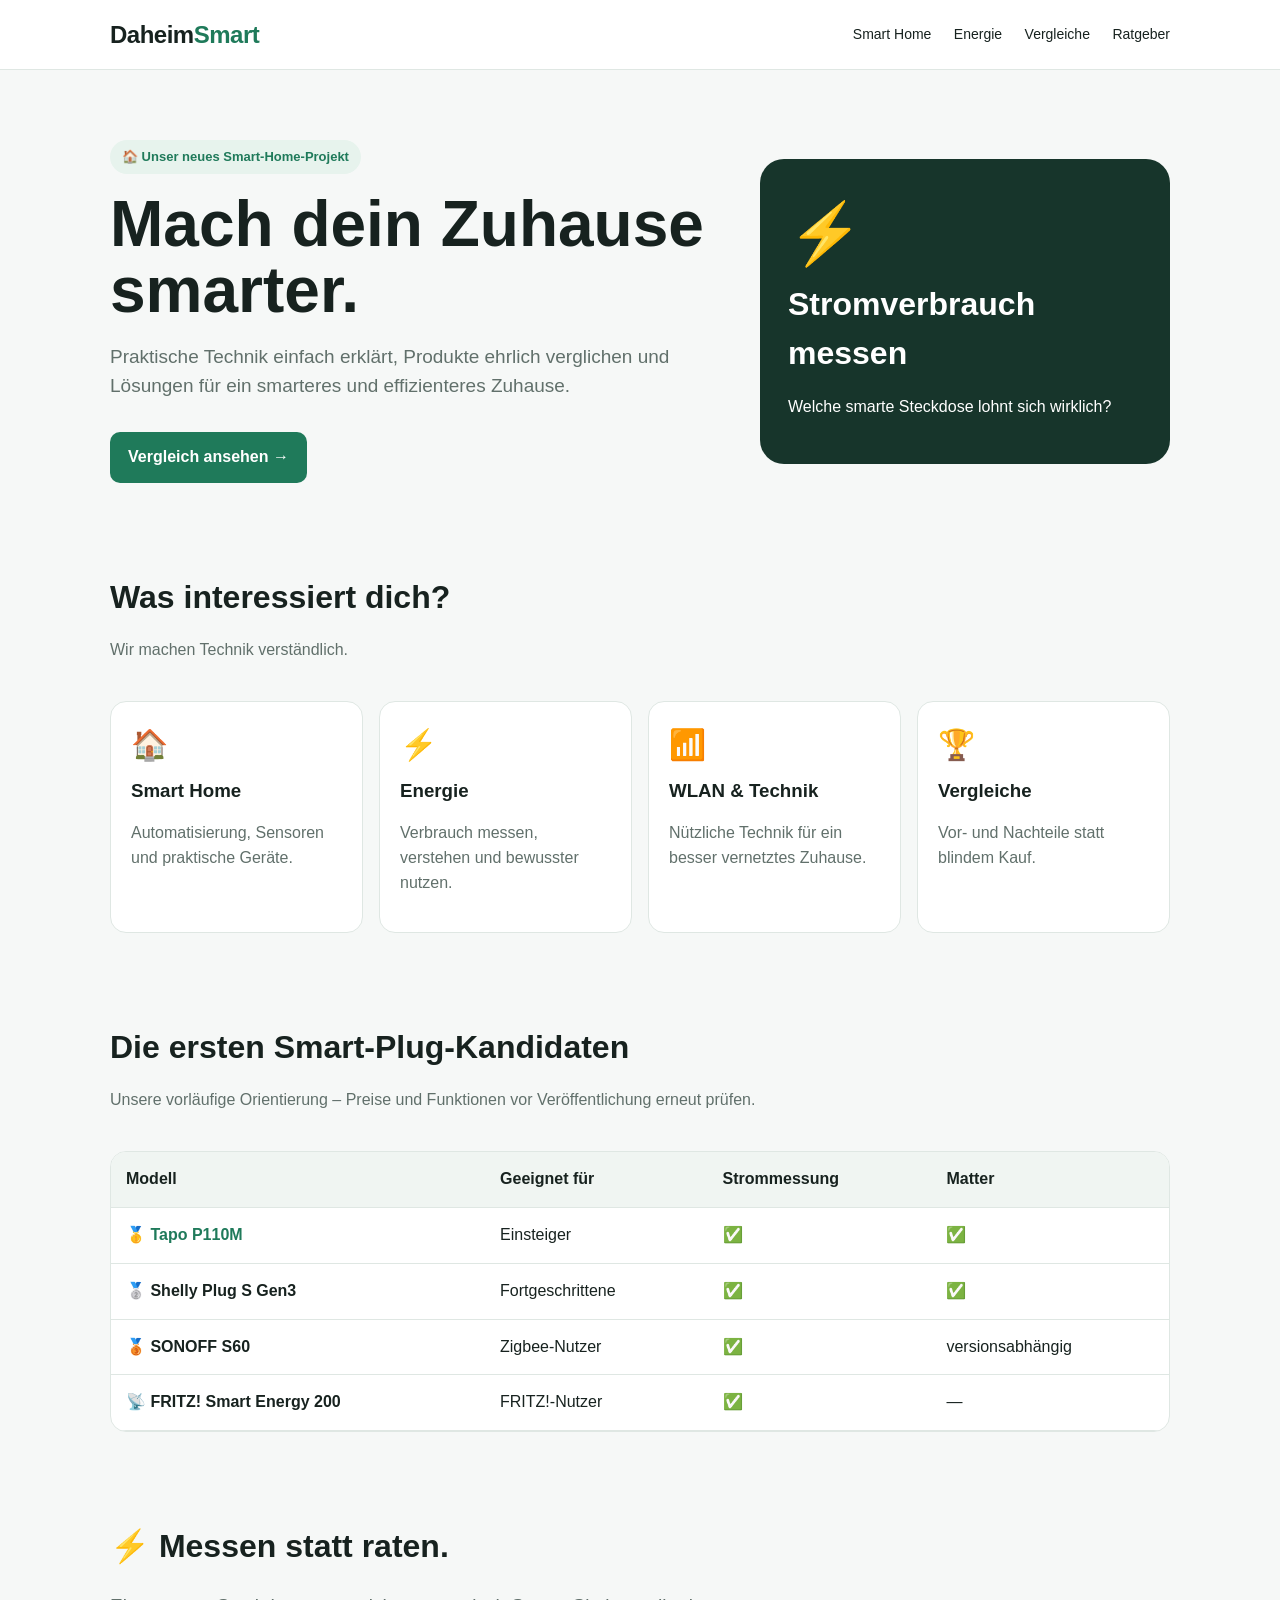
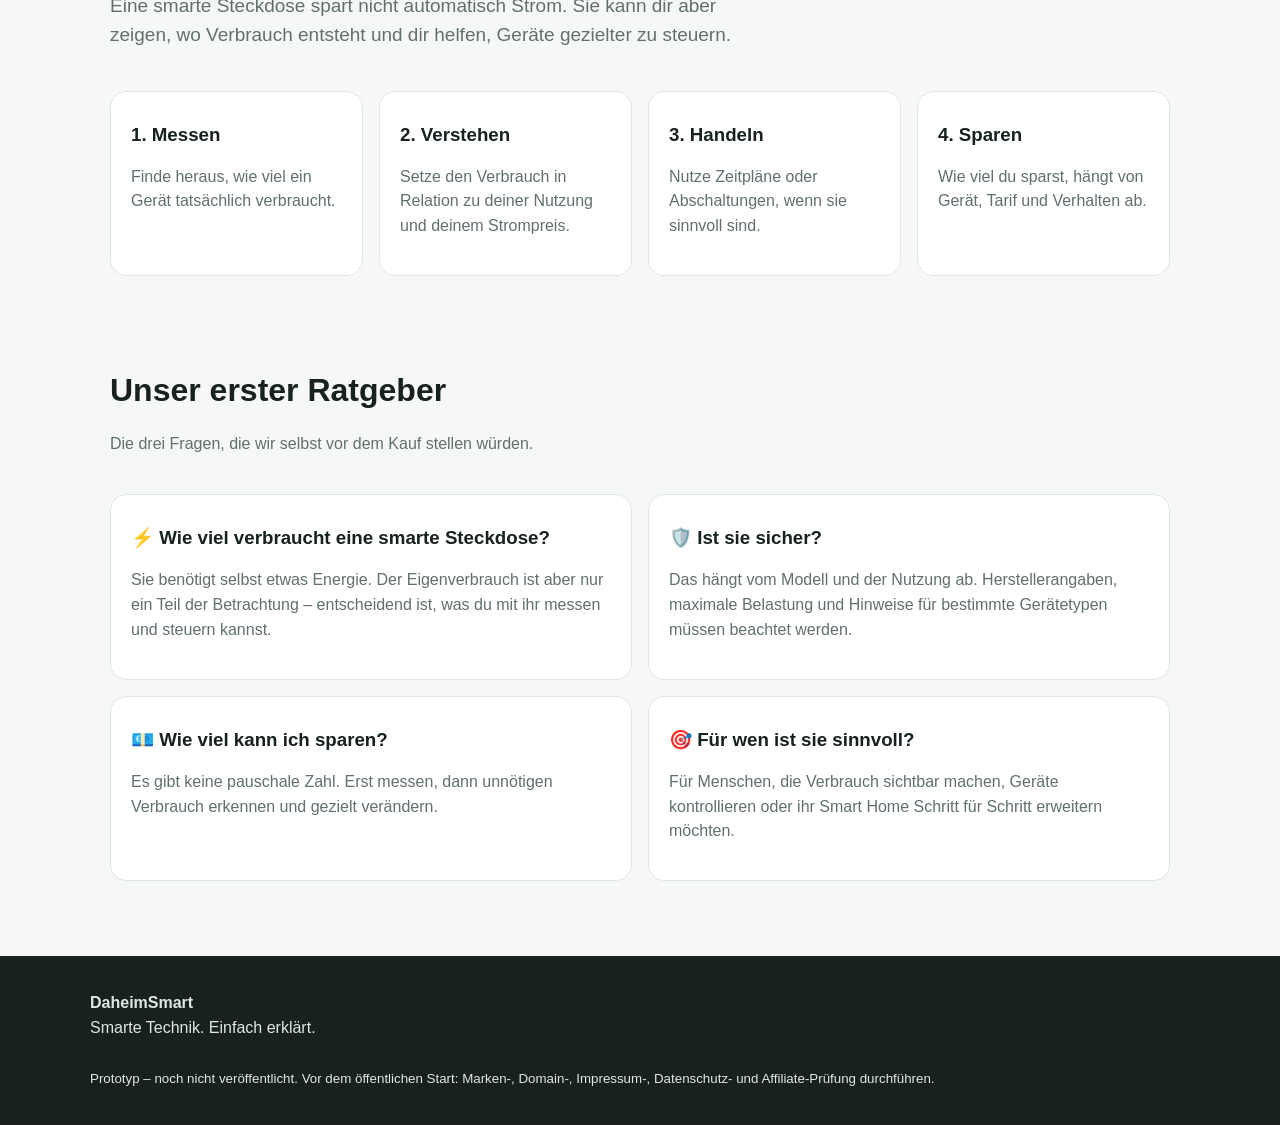
<file: DaheimSmart_Prototyp-5.html>
<!doctype html>
<html lang="de">
<head>
<meta charset="utf-8">
<meta name="viewport" content="width=device-width, initial-scale=1">
<title>DaheimSmart – Smarte Technik. Einfach erklärt.</title>
<meta name="description" content="DaheimSmart erklärt Smart-Home-Technik einfach, vergleicht Produkte und hilft dir, bessere Entscheidungen für dein Zuhause zu treffen.">
<style>
:root{--bg:#f6f8f7;--card:#fff;--text:#17221f;--muted:#61706b;--accent:#1f7a5a;--line:#dfe7e3}
*{box-sizing:border-box} body{margin:0;font-family:Arial,Helvetica,sans-serif;background:var(--bg);color:var(--text);line-height:1.55}
header{background:#fff;border-bottom:1px solid var(--line);position:sticky;top:0;z-index:10}
nav{max-width:1100px;margin:auto;padding:16px 20px;display:flex;align-items:center;justify-content:space-between;gap:20px}
.logo{font-size:24px;font-weight:800;letter-spacing:-.5px}.logo span{color:var(--accent)}
nav a{color:var(--text);text-decoration:none;margin-left:18px;font-size:14px}
.hero{max-width:1100px;margin:auto;padding:70px 20px 45px;display:grid;grid-template-columns:1.2fr .8fr;gap:35px;align-items:center}
.badge{display:inline-block;background:#e7f3ed;color:var(--accent);padding:7px 12px;border-radius:999px;font-size:13px;font-weight:700}
h1{font-size:clamp(38px,6vw,64px);line-height:1.02;margin:18px 0}
h2{font-size:32px;margin:0 0 12px} h3{margin:8px 0}
.lead{font-size:19px;color:var(--muted);max-width:650px}
.btn{display:inline-block;background:var(--accent);color:#fff;text-decoration:none;padding:13px 18px;border-radius:10px;font-weight:700;margin-top:12px}
.hero-card{background:#17352b;color:#fff;border-radius:24px;padding:28px;min-height:280px;display:flex;flex-direction:column;justify-content:space-between}
.hero-card .bolt{font-size:60px}
section{max-width:1100px;margin:auto;padding:45px 20px}
.section-head{display:flex;justify-content:space-between;gap:20px;align-items:end;margin-bottom:22px}
.grid{display:grid;grid-template-columns:repeat(4,1fr);gap:16px}
.card{background:var(--card);border:1px solid var(--line);border-radius:16px;padding:20px}
.icon{font-size:30px}.muted{color:var(--muted)}
.compare{overflow:auto;background:#fff;border:1px solid var(--line);border-radius:16px}
table{width:100%;border-collapse:collapse;min-width:650px}th,td{text-align:left;padding:15px;border-bottom:1px solid var(--line)}th{background:#f0f5f2}
.rank{font-weight:800}.winner{color:var(--accent)}
.faq{display:grid;grid-template-columns:1fr 1fr;gap:16px}
footer{background:#17221f;color:#dfe7e3;padding:35px 20px;margin-top:30px}
footer div{max-width:1100px;margin:auto}
@media(max-width:800px){.hero{grid-template-columns:1fr;padding-top:45px}.grid{grid-template-columns:1fr 1fr}.faq{grid-template-columns:1fr}nav{align-items:flex-start}nav div:last-child{display:none}}
@media(max-width:520px){.grid{grid-template-columns:1fr}h1{font-size:42px}}
</style>
</head>
<body>
<header>
<nav>
  <div class="logo">Daheim<span>Smart</span></div>
  <div>
    <a href="#smart-home">Smart Home</a>
    <a href="#energie">Energie</a>
    <a href="#vergleich">Vergleiche</a>
    <a href="#ratgeber">Ratgeber</a>
  </div>
</nav>
</header>

<main>
<section class="hero">
  <div>
    <span class="badge">🏠 Unser neues Smart-Home-Projekt</span>
    <h1>Mach dein Zuhause smarter.</h1>
    <p class="lead">Praktische Technik einfach erklärt, Produkte ehrlich verglichen und Lösungen für ein smarteres und effizienteres Zuhause.</p>
    <a class="btn" href="#vergleich">Vergleich ansehen →</a>
  </div>
  <div class="hero-card">
    <div class="bolt">⚡</div>
    <div>
      <h2>Stromverbrauch messen</h2>
      <p>Welche smarte Steckdose lohnt sich wirklich?</p>
    </div>
  </div>
</section>

<section id="smart-home">
<div class="section-head"><div><h2>Was interessiert dich?</h2><p class="muted">Wir machen Technik verständlich.</p></div></div>
<div class="grid">
  <div class="card"><div class="icon">🏠</div><h3>Smart Home</h3><p class="muted">Automatisierung, Sensoren und praktische Geräte.</p></div>
  <div class="card"><div class="icon">⚡</div><h3>Energie</h3><p class="muted">Verbrauch messen, verstehen und bewusster nutzen.</p></div>
  <div class="card"><div class="icon">📶</div><h3>WLAN & Technik</h3><p class="muted">Nützliche Technik für ein besser vernetztes Zuhause.</p></div>
  <div class="card"><div class="icon">🏆</div><h3>Vergleiche</h3><p class="muted">Vor- und Nachteile statt blindem Kauf.</p></div>
</div>
</section>

<section id="vergleich">
<div class="section-head"><div><h2>Die ersten Smart-Plug-Kandidaten</h2><p class="muted">Unsere vorläufige Orientierung – Preise und Funktionen vor Veröffentlichung erneut prüfen.</p></div></div>
<div class="compare">
<table>
<thead><tr><th>Modell</th><th>Geeignet für</th><th>Strommessung</th><th>Matter</th></tr></thead>
<tbody>
<tr><td class="rank winner">🥇 Tapo P110M</td><td>Einsteiger</td><td>✅</td><td>✅</td></tr>
<tr><td class="rank">🥈 Shelly Plug S Gen3</td><td>Fortgeschrittene</td><td>✅</td><td>✅</td></tr>
<tr><td class="rank">🥉 SONOFF S60</td><td>Zigbee-Nutzer</td><td>✅</td><td>versionsabhängig</td></tr>
<tr><td class="rank">📡 FRITZ! Smart Energy 200</td><td>FRITZ!-Nutzer</td><td>✅</td><td>—</td></tr>
</tbody>
</table>
</div>
</section>

<section id="energie">
<div class="section-head"><div><h2>⚡ Messen statt raten.</h2><p class="lead">Eine smarte Steckdose spart nicht automatisch Strom. Sie kann dir aber zeigen, wo Verbrauch entsteht und dir helfen, Geräte gezielter zu steuern.</p></div></div>
<div class="grid">
  <div class="card"><h3>1. Messen</h3><p class="muted">Finde heraus, wie viel ein Gerät tatsächlich verbraucht.</p></div>
  <div class="card"><h3>2. Verstehen</h3><p class="muted">Setze den Verbrauch in Relation zu deiner Nutzung und deinem Strompreis.</p></div>
  <div class="card"><h3>3. Handeln</h3><p class="muted">Nutze Zeitpläne oder Abschaltungen, wenn sie sinnvoll sind.</p></div>
  <div class="card"><h3>4. Sparen</h3><p class="muted">Wie viel du sparst, hängt von Gerät, Tarif und Verhalten ab.</p></div>
</div>
</section>

<section id="ratgeber">
<div class="section-head"><div><h2>Unser erster Ratgeber</h2><p class="muted">Die drei Fragen, die wir selbst vor dem Kauf stellen würden.</p></div></div>
<div class="faq">
  <div class="card"><h3>⚡ Wie viel verbraucht eine smarte Steckdose?</h3><p class="muted">Sie benötigt selbst etwas Energie. Der Eigenverbrauch ist aber nur ein Teil der Betrachtung – entscheidend ist, was du mit ihr messen und steuern kannst.</p></div>
  <div class="card"><h3>🛡️ Ist sie sicher?</h3><p class="muted">Das hängt vom Modell und der Nutzung ab. Herstellerangaben, maximale Belastung und Hinweise für bestimmte Gerätetypen müssen beachtet werden.</p></div>
  <div class="card"><h3>💶 Wie viel kann ich sparen?</h3><p class="muted">Es gibt keine pauschale Zahl. Erst messen, dann unnötigen Verbrauch erkennen und gezielt verändern.</p></div>
  <div class="card"><h3>🎯 Für wen ist sie sinnvoll?</h3><p class="muted">Für Menschen, die Verbrauch sichtbar machen, Geräte kontrollieren oder ihr Smart Home Schritt für Schritt erweitern möchten.</p></div>
</div>
</section>
</main>

<footer>
<div>
<strong>DaheimSmart</strong><br>
Smarte Technik. Einfach erklärt.<br><br>
<small>Prototyp – noch nicht veröffentlicht. Vor dem öffentlichen Start: Marken-, Domain-, Impressum-, Datenschutz- und Affiliate-Prüfung durchführen.</small>
</div>
</footer>
</body>
</html>
</file>
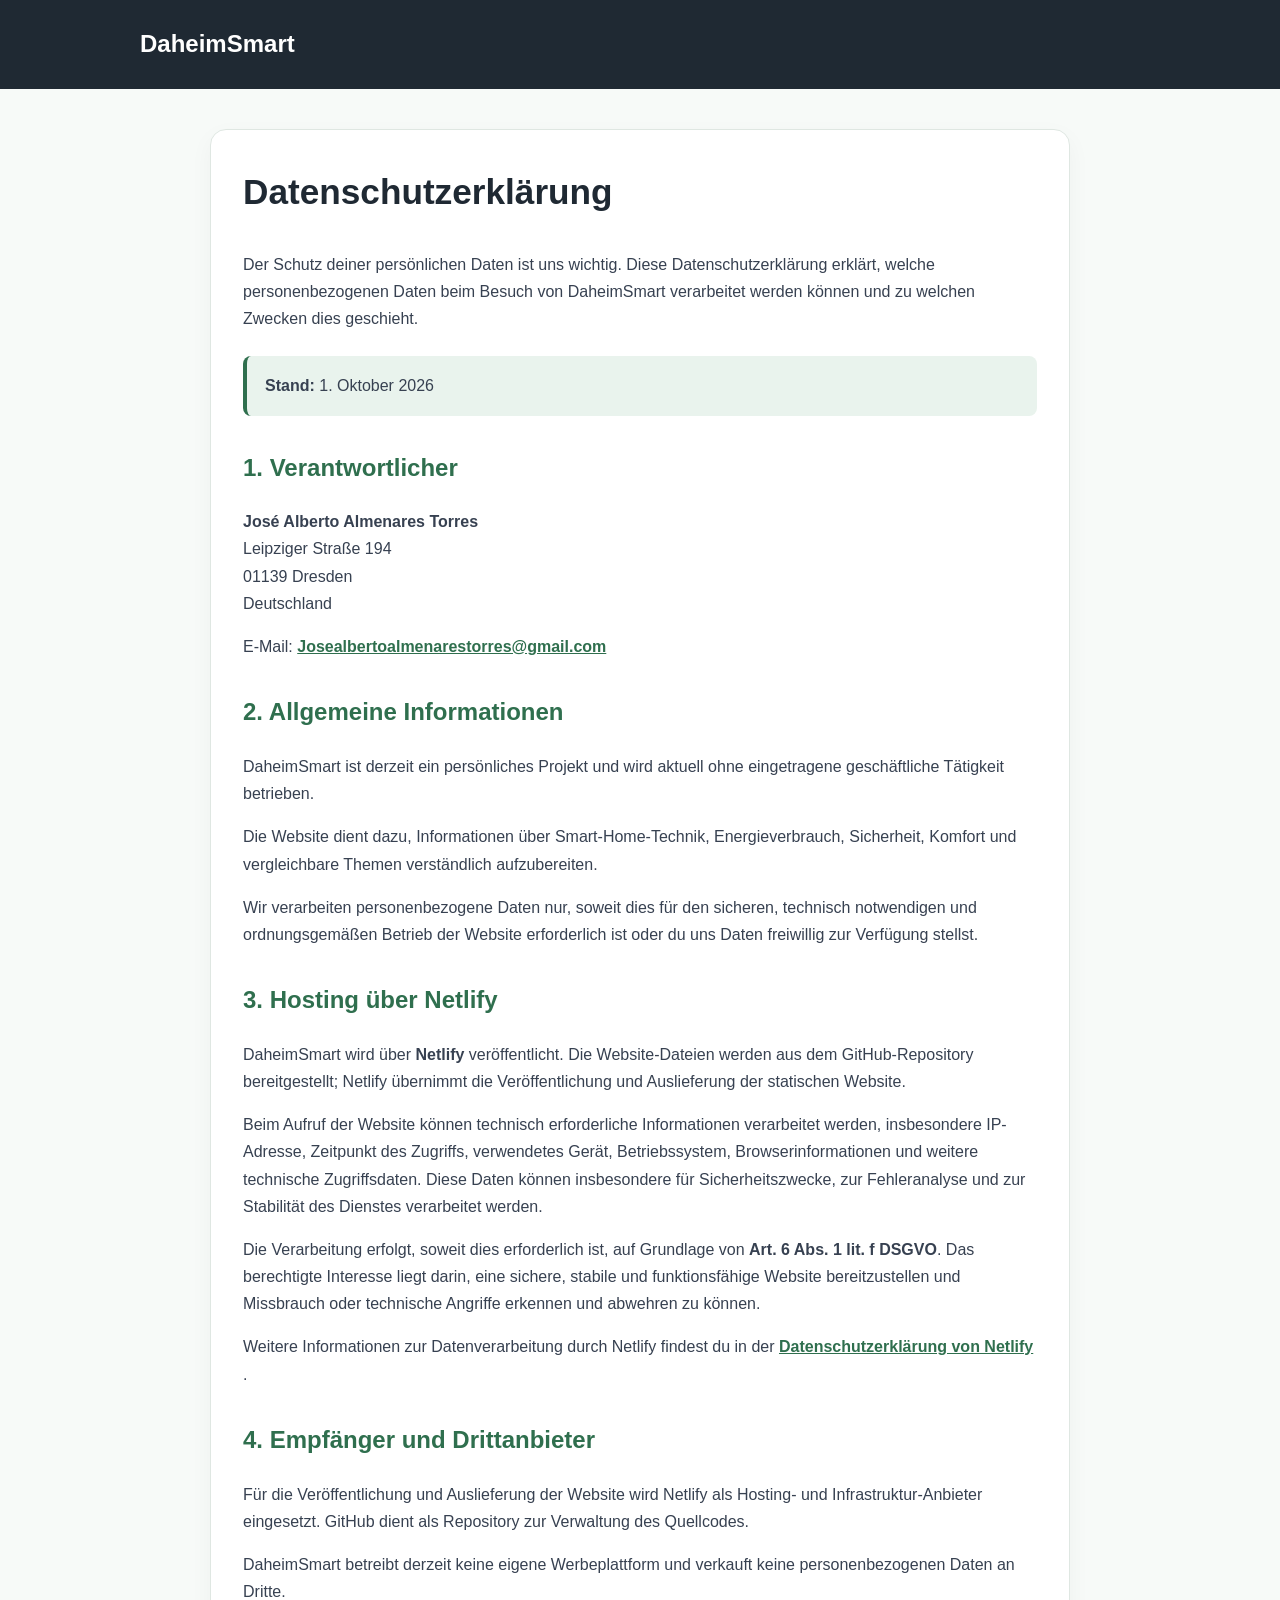
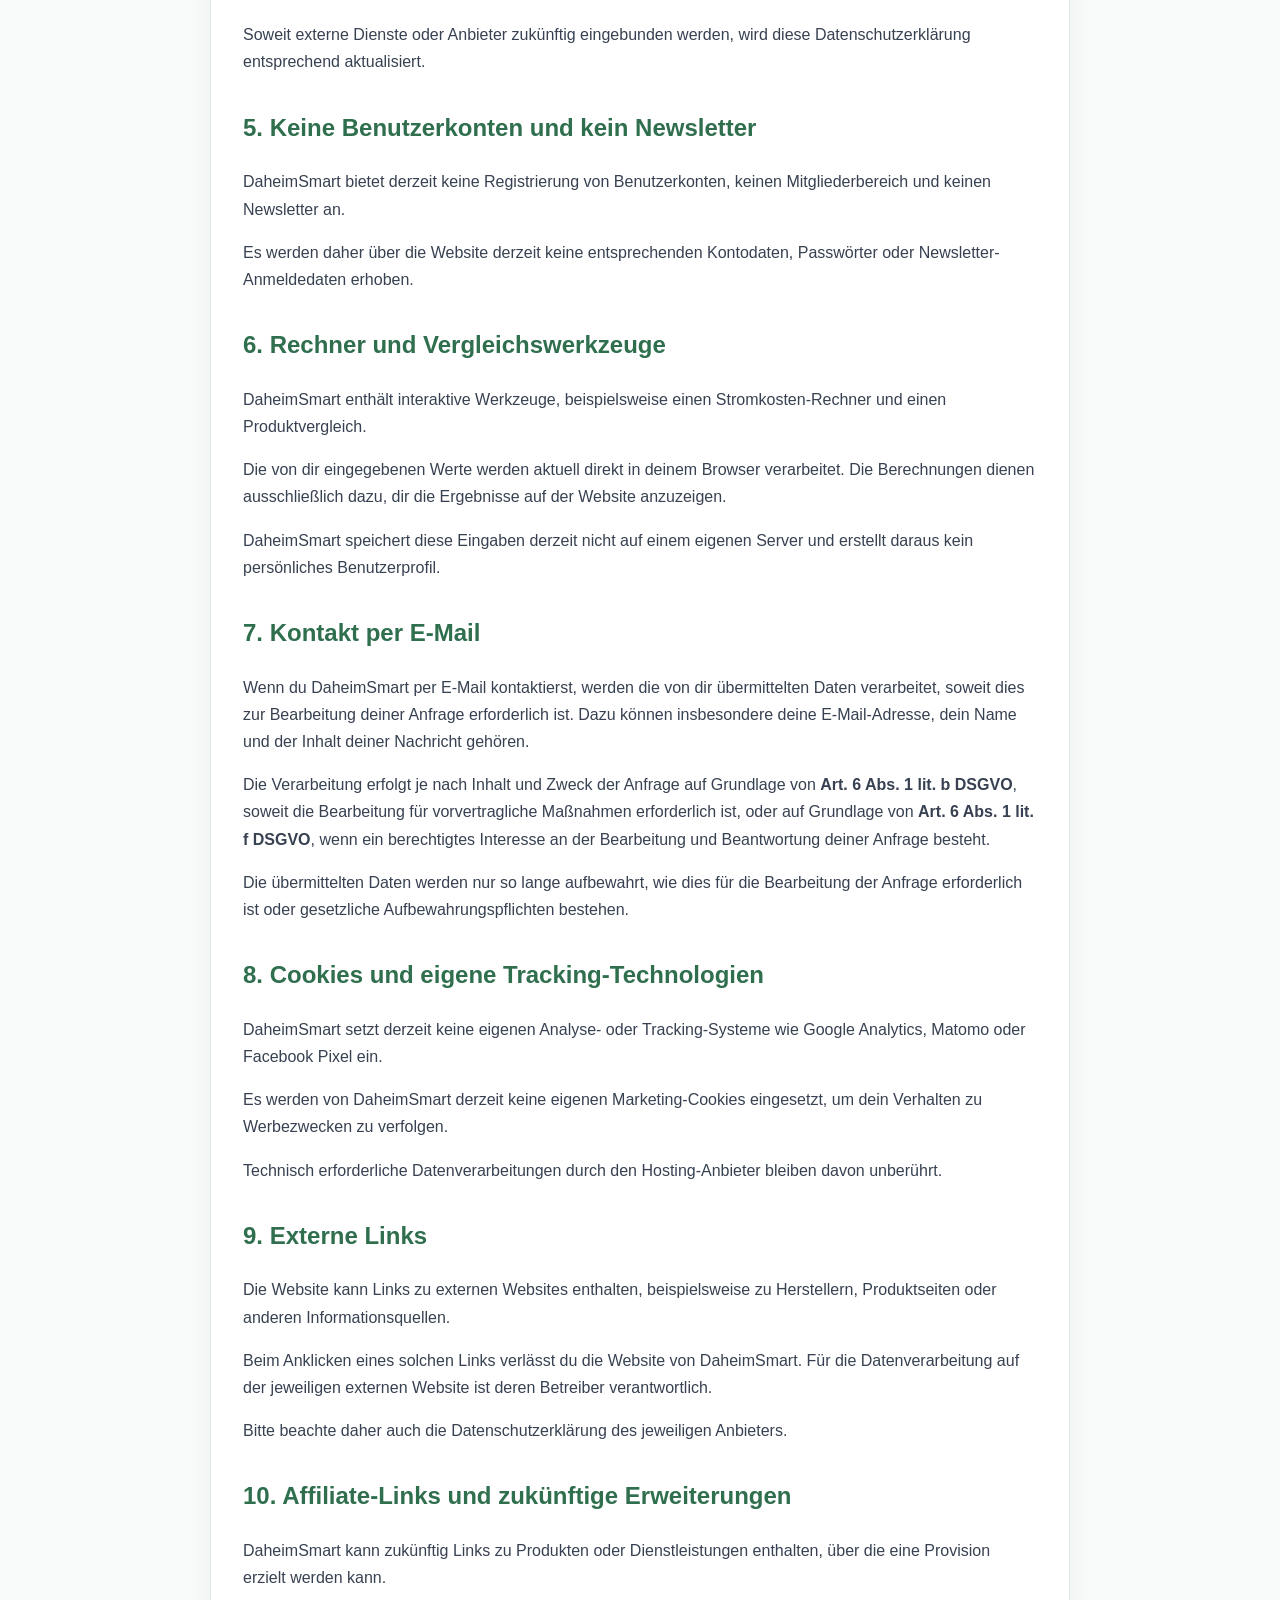
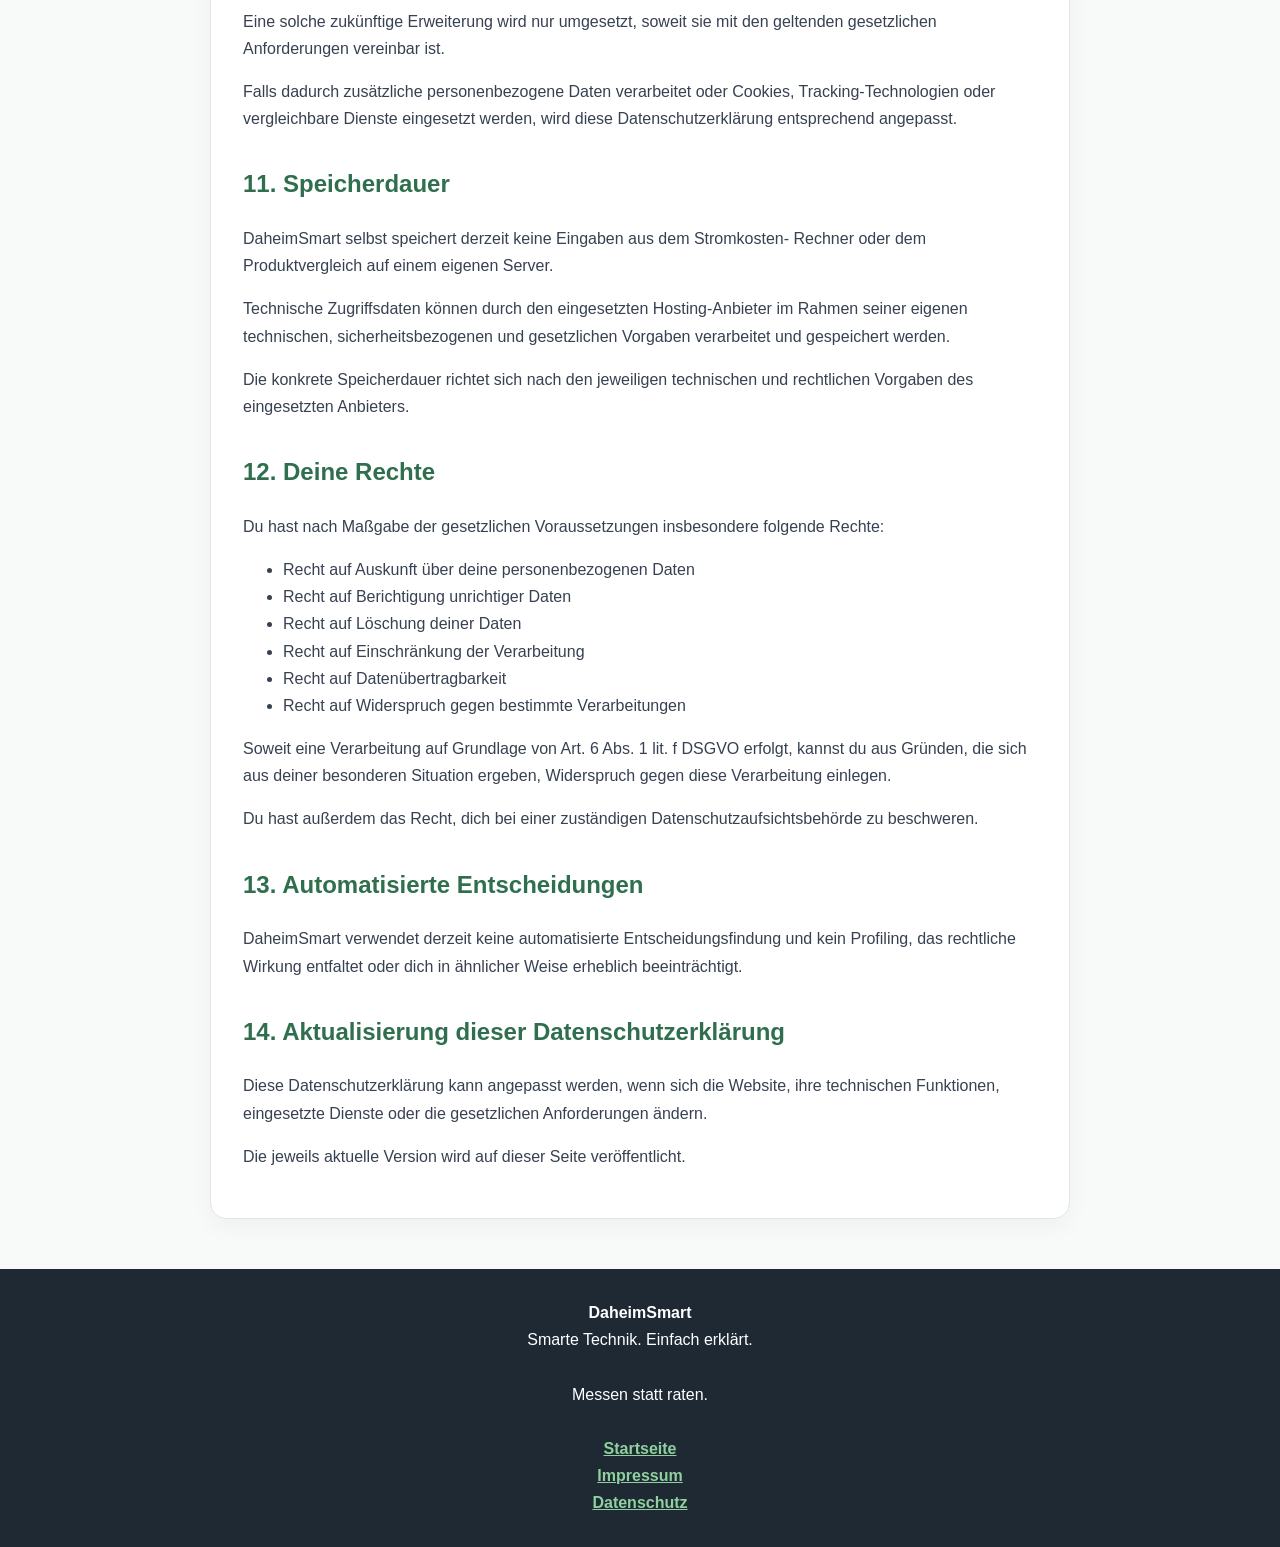
<file: datenschutz.html>
<!DOCTYPE html>
<html lang="de">
<head>
<meta charset="UTF-8">
<meta name="viewport" content="width=device-width, initial-scale=1.0">
<meta name="description" content="Datenschutzerklärung von DaheimSmart.">
<title>Datenschutz – DaheimSmart</title>

<style>
:root {
  --green: #2f6f4e;
  --green-light: #e9f3ed;
  --dark: #1f2933;
  --text: #374151;
  --white: #ffffff;
  --border: #dfe7e2;
  --bg: #f7faf8;
}

* {
  box-sizing: border-box;
}

body {
  margin: 0;
  font-family: Arial, Helvetica, sans-serif;
  background: var(--bg);
  color: var(--text);
  line-height: 1.7;
}

header {
  background: var(--dark);
  color: var(--white);
  padding: 24px 20px;
}

.header-inner {
  max-width: 1000px;
  margin: 0 auto;
}

.logo {
  color: var(--white);
  text-decoration: none;
  font-size: 1.5rem;
  font-weight: bold;
}

main {
  max-width: 900px;
  margin: 40px auto;
  padding: 0 20px;
}

article {
  background: var(--white);
  border: 1px solid var(--border);
  border-radius: 16px;
  padding: 32px;
  box-shadow: 0 8px 25px rgba(0,0,0,0.04);
}

h1 {
  color: var(--dark);
  font-size: 2.2rem;
  margin-top: 0;
}

h2 {
  color: var(--green);
  margin-top: 32px;
}

h3 {
  color: var(--dark);
}

a {
  color: var(--green);
  font-weight: 600;
}

.info-box {
  background: var(--green-light);
  border-left: 4px solid var(--green);
  padding: 16px 18px;
  border-radius: 8px;
  margin: 24px 0;
}

footer {
  margin-top: 50px;
  padding: 30px 20px;
  background: var(--dark);
  color: var(--white);
  text-align: center;
}

footer a {
  color: #8fd19e;
}

@media (max-width: 600px) {
  article {
    padding: 22px;
  }

  h1 {
    font-size: 1.8rem;
  }

  h2 {
    font-size: 1.3rem;
  }
}
</style>
</head>

<body>

<header>
  <div class="header-inner">
    <a class="logo" href="index.html">DaheimSmart</a>
  </div>
</header>

<main>
<article>

<h1>Datenschutzerklärung</h1>

<p>
Der Schutz deiner persönlichen Daten ist uns wichtig.
Diese Datenschutzerklärung erklärt, welche personenbezogenen Daten beim Besuch
von DaheimSmart verarbeitet werden können und zu welchen Zwecken dies geschieht.
</p>

<div class="info-box">
  <strong>Stand:</strong> 1. Oktober 2026
</div>

<h2>1. Verantwortlicher</h2>

<p>
<strong>José Alberto Almenares Torres</strong><br>
Leipziger Straße 194<br>
01139 Dresden<br>
Deutschland
</p>

<p>
E-Mail:
<a href="mailto:Josealbertoalmenarestorres@gmail.com">
Josealbertoalmenarestorres@gmail.com
</a>
</p>

<h2>2. Allgemeine Informationen</h2>

<p>
DaheimSmart ist derzeit ein persönliches Projekt und wird aktuell ohne
eingetragene geschäftliche Tätigkeit betrieben.
</p>

<p>
Die Website dient dazu, Informationen über Smart-Home-Technik,
Energieverbrauch, Sicherheit, Komfort und vergleichbare Themen verständlich
aufzubereiten.
</p>

<p>
Wir verarbeiten personenbezogene Daten nur, soweit dies für den sicheren,
technisch notwendigen und ordnungsgemäßen Betrieb der Website erforderlich ist
oder du uns Daten freiwillig zur Verfügung stellst.
</p>

<h2>3. Hosting über Netlify</h2>

<p>
DaheimSmart wird über <strong>Netlify</strong> veröffentlicht. Die Website-Dateien
werden aus dem GitHub-Repository bereitgestellt; Netlify übernimmt die
Veröffentlichung und Auslieferung der statischen Website.
</p>

<p>
Beim Aufruf der Website können technisch erforderliche Informationen verarbeitet
werden, insbesondere IP-Adresse, Zeitpunkt des Zugriffs, verwendetes Gerät,
Betriebssystem, Browserinformationen und weitere technische Zugriffsdaten.
Diese Daten können insbesondere für Sicherheitszwecke, zur Fehleranalyse und
zur Stabilität des Dienstes verarbeitet werden.
</p>

<p>
Die Verarbeitung erfolgt, soweit dies erforderlich ist, auf Grundlage von
<strong>Art. 6 Abs. 1 lit. f DSGVO</strong>. Das berechtigte Interesse liegt
darin, eine sichere, stabile und funktionsfähige Website bereitzustellen und
Missbrauch oder technische Angriffe erkennen und abwehren zu können.
</p>

<p>
Weitere Informationen zur Datenverarbeitung durch Netlify findest du in der
<a href="https://www.netlify.com/privacy/" target="_blank" rel="noopener noreferrer">
Datenschutzerklärung von Netlify
</a>.
</p>

<h2>4. Empfänger und Drittanbieter</h2>

<p>
Für die Veröffentlichung und Auslieferung der Website wird Netlify als
Hosting- und Infrastruktur-Anbieter eingesetzt. GitHub dient als Repository
zur Verwaltung des Quellcodes.
</p>

<p>
DaheimSmart betreibt derzeit keine eigene Werbeplattform und verkauft keine
personenbezogenen Daten an Dritte.
</p>

<p>
Soweit externe Dienste oder Anbieter zukünftig eingebunden werden, wird diese
Datenschutzerklärung entsprechend aktualisiert.
</p>

<h2>5. Keine Benutzerkonten und kein Newsletter</h2>

<p>
DaheimSmart bietet derzeit keine Registrierung von Benutzerkonten,
keinen Mitgliederbereich und keinen Newsletter an.
</p>

<p>
Es werden daher über die Website derzeit keine entsprechenden Kontodaten,
Passwörter oder Newsletter-Anmeldedaten erhoben.
</p>

<h2>6. Rechner und Vergleichswerkzeuge</h2>

<p>
DaheimSmart enthält interaktive Werkzeuge, beispielsweise einen
Stromkosten-Rechner und einen Produktvergleich.
</p>

<p>
Die von dir eingegebenen Werte werden aktuell direkt in deinem Browser
verarbeitet. Die Berechnungen dienen ausschließlich dazu, dir die Ergebnisse
auf der Website anzuzeigen.
</p>

<p>
DaheimSmart speichert diese Eingaben derzeit nicht auf einem eigenen Server
und erstellt daraus kein persönliches Benutzerprofil.
</p>

<h2>7. Kontakt per E-Mail</h2>

<p>
Wenn du DaheimSmart per E-Mail kontaktierst, werden die von dir übermittelten
Daten verarbeitet, soweit dies zur Bearbeitung deiner Anfrage erforderlich ist.
Dazu können insbesondere deine E-Mail-Adresse, dein Name und der Inhalt deiner
Nachricht gehören.
</p>

<p>
Die Verarbeitung erfolgt je nach Inhalt und Zweck der Anfrage auf Grundlage
von <strong>Art. 6 Abs. 1 lit. b DSGVO</strong>, soweit die Bearbeitung für
vorvertragliche Maßnahmen erforderlich ist, oder auf Grundlage von
<strong>Art. 6 Abs. 1 lit. f DSGVO</strong>, wenn ein berechtigtes Interesse
an der Bearbeitung und Beantwortung deiner Anfrage besteht.
</p>

<p>
Die übermittelten Daten werden nur so lange aufbewahrt, wie dies für die
Bearbeitung der Anfrage erforderlich ist oder gesetzliche
Aufbewahrungspflichten bestehen.
</p>

<h2>8. Cookies und eigene Tracking-Technologien</h2>

<p>
DaheimSmart setzt derzeit keine eigenen Analyse- oder Tracking-Systeme wie
Google Analytics, Matomo oder Facebook Pixel ein.
</p>

<p>
Es werden von DaheimSmart derzeit keine eigenen Marketing-Cookies eingesetzt,
um dein Verhalten zu Werbezwecken zu verfolgen.
</p>

<p>
Technisch erforderliche Datenverarbeitungen durch den Hosting-Anbieter bleiben
davon unberührt.
</p>

<h2>9. Externe Links</h2>

<p>
Die Website kann Links zu externen Websites enthalten, beispielsweise zu
Herstellern, Produktseiten oder anderen Informationsquellen.
</p>

<p>
Beim Anklicken eines solchen Links verlässt du die Website von DaheimSmart.
Für die Datenverarbeitung auf der jeweiligen externen Website ist deren
Betreiber verantwortlich.
</p>

<p>
Bitte beachte daher auch die Datenschutzerklärung des jeweiligen Anbieters.
</p>

<h2>10. Affiliate-Links und zukünftige Erweiterungen</h2>

<p>
DaheimSmart kann zukünftig Links zu Produkten oder Dienstleistungen enthalten,
über die eine Provision erzielt werden kann.
</p>

<p>
Eine solche zukünftige Erweiterung wird nur umgesetzt, soweit sie mit den
geltenden gesetzlichen Anforderungen vereinbar ist.
</p>

<p>
Falls dadurch zusätzliche personenbezogene Daten verarbeitet oder Cookies,
Tracking-Technologien oder vergleichbare Dienste eingesetzt werden, wird
diese Datenschutzerklärung entsprechend angepasst.
</p>

<h2>11. Speicherdauer</h2>

<p>
DaheimSmart selbst speichert derzeit keine Eingaben aus dem Stromkosten-
Rechner oder dem Produktvergleich auf einem eigenen Server.
</p>

<p>
Technische Zugriffsdaten können durch den eingesetzten Hosting-Anbieter im
Rahmen seiner eigenen technischen, sicherheitsbezogenen und gesetzlichen
Vorgaben verarbeitet und gespeichert werden.
</p>

<p>
Die konkrete Speicherdauer richtet sich nach den jeweiligen technischen und
rechtlichen Vorgaben des eingesetzten Anbieters.
</p>

<h2>12. Deine Rechte</h2>

<p>
Du hast nach Maßgabe der gesetzlichen Voraussetzungen insbesondere folgende
Rechte:
</p>

<ul>
  <li>Recht auf Auskunft über deine personenbezogenen Daten</li>
  <li>Recht auf Berichtigung unrichtiger Daten</li>
  <li>Recht auf Löschung deiner Daten</li>
  <li>Recht auf Einschränkung der Verarbeitung</li>
  <li>Recht auf Datenübertragbarkeit</li>
  <li>Recht auf Widerspruch gegen bestimmte Verarbeitungen</li>
</ul>

<p>
Soweit eine Verarbeitung auf Grundlage von Art. 6 Abs. 1 lit. f DSGVO erfolgt,
kannst du aus Gründen, die sich aus deiner besonderen Situation ergeben,
Widerspruch gegen diese Verarbeitung einlegen.
</p>

<p>
Du hast außerdem das Recht, dich bei einer zuständigen
Datenschutzaufsichtsbehörde zu beschweren.
</p>

<h2>13. Automatisierte Entscheidungen</h2>

<p>
DaheimSmart verwendet derzeit keine automatisierte Entscheidungsfindung und
kein Profiling, das rechtliche Wirkung entfaltet oder dich in ähnlicher Weise
erheblich beeinträchtigt.
</p>

<h2>14. Aktualisierung dieser Datenschutzerklärung</h2>

<p>
Diese Datenschutzerklärung kann angepasst werden, wenn sich die Website,
ihre technischen Funktionen, eingesetzte Dienste oder die gesetzlichen
Anforderungen ändern.
</p>

<p>
Die jeweils aktuelle Version wird auf dieser Seite veröffentlicht.
</p>

</article>
</main>

<footer>
  <strong>DaheimSmart</strong><br>
  Smarte Technik. Einfach erklärt.<br><br>
  Messen statt raten.<br><br>

  <a href="index.html">Startseite</a><br>
  <a href="impressum.html">Impressum</a><br>
  <a href="datenschutz.html">Datenschutz</a>
</footer>

</body>
</html>
</file>
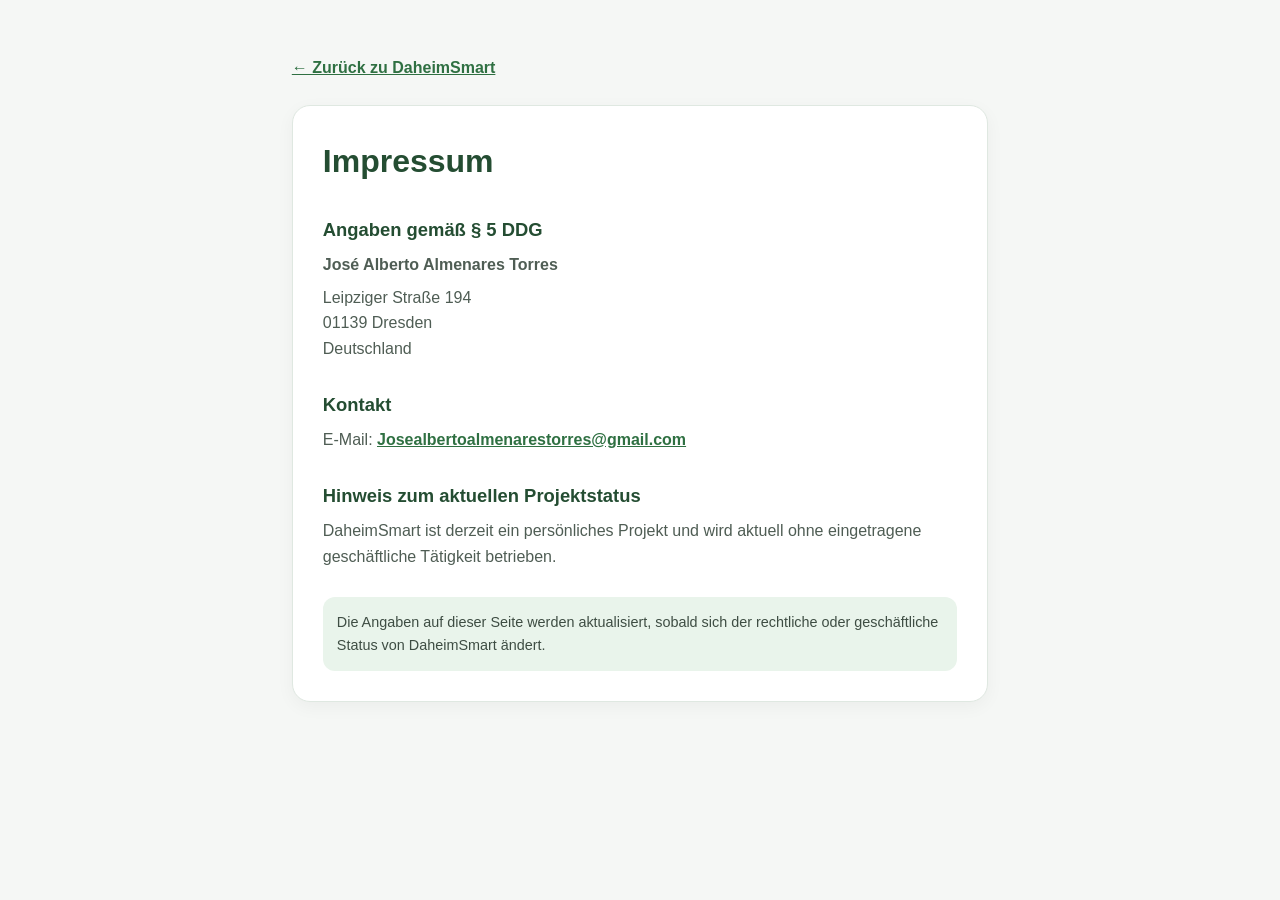
<file: impressum.html>
<!DOCTYPE html>
<html lang="de">
<head>
<meta charset="UTF-8">
<meta name="viewport" content="width=device-width, initial-scale=1.0">
<meta name="description" content="Impressum von DaheimSmart.">
<title>Impressum – DaheimSmart</title>
<style>
*{box-sizing:border-box;margin:0;padding:0}
body{font-family:Arial,sans-serif;background:#f5f7f5;color:#17201a;line-height:1.6}
main{max-width:850px;margin:0 auto;padding:55px 6%}
.card{background:white;border:1px solid #dfe8e1;border-radius:18px;padding:30px;box-shadow:0 5px 18px #1020190b}
h1{color:#244d32;margin-bottom:8px}
h2{color:#244d32;font-size:1.15rem;margin:28px 0 8px}
p{color:#4f5d54;margin:7px 0}
a{color:#2f7042;font-weight:700}
.back{display:inline-block;margin-bottom:24px}
.note{margin-top:28px;padding:14px;background:#e9f4eb;border-radius:12px;color:#3e4d43;font-size:.9rem}
</style>
</head>
<body>
<main>
<a class="back" href="index.html">← Zurück zu DaheimSmart</a>

<div class="card">
<h1>Impressum</h1>

<h2>Angaben gemäß § 5 DDG</h2>

<p><strong>José Alberto Almenares Torres</strong></p>

<p>
Leipziger Straße 194<br>
01139 Dresden<br>
Deutschland
</p>

<h2>Kontakt</h2>

<p>
E-Mail:
<a href="mailto:Josealbertoalmenarestorres@gmail.com">
Josealbertoalmenarestorres@gmail.com
</a>
</p>

<h2>Hinweis zum aktuellen Projektstatus</h2>

<p>
DaheimSmart ist derzeit ein persönliches Projekt und wird aktuell
ohne eingetragene geschäftliche Tätigkeit betrieben.
</p>

<div class="note">
Die Angaben auf dieser Seite werden aktualisiert, sobald sich der
rechtliche oder geschäftliche Status von DaheimSmart ändert.
</div>

</div>
</main>
</body>
</html>
</file>
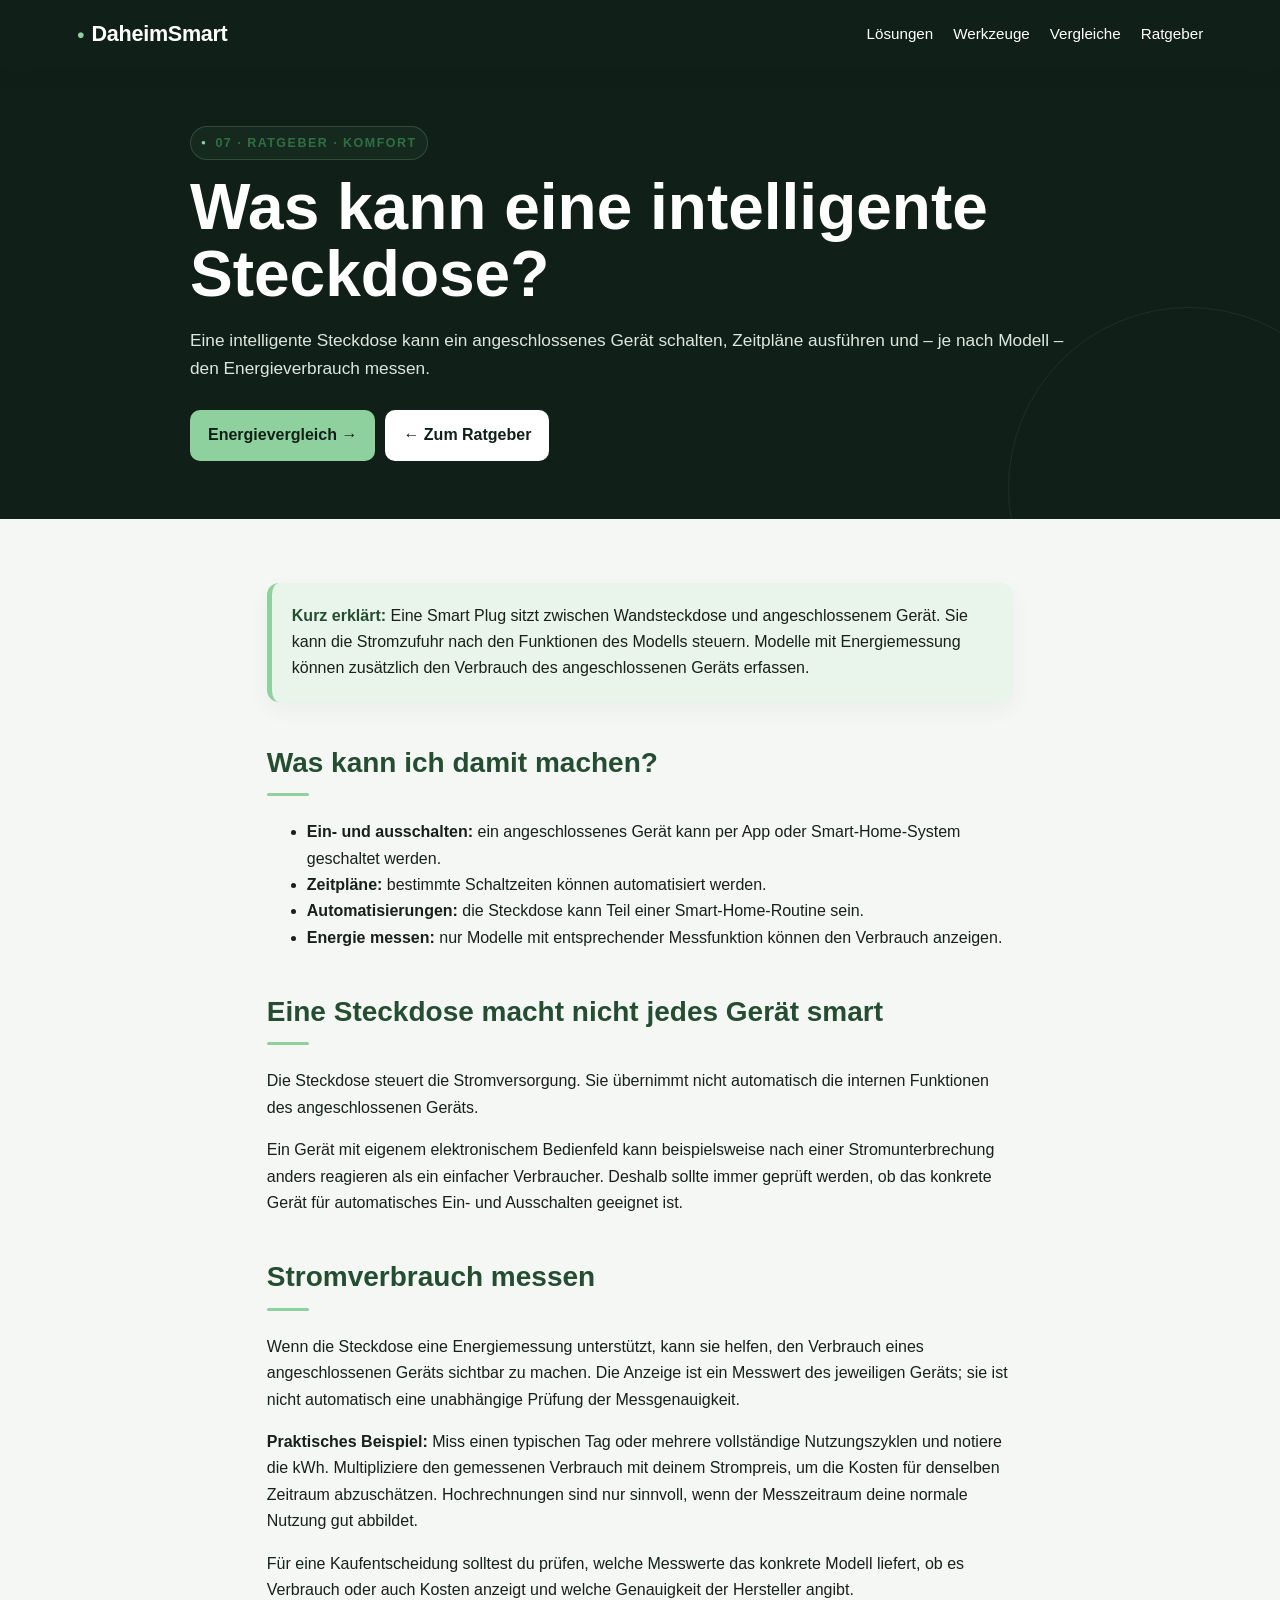
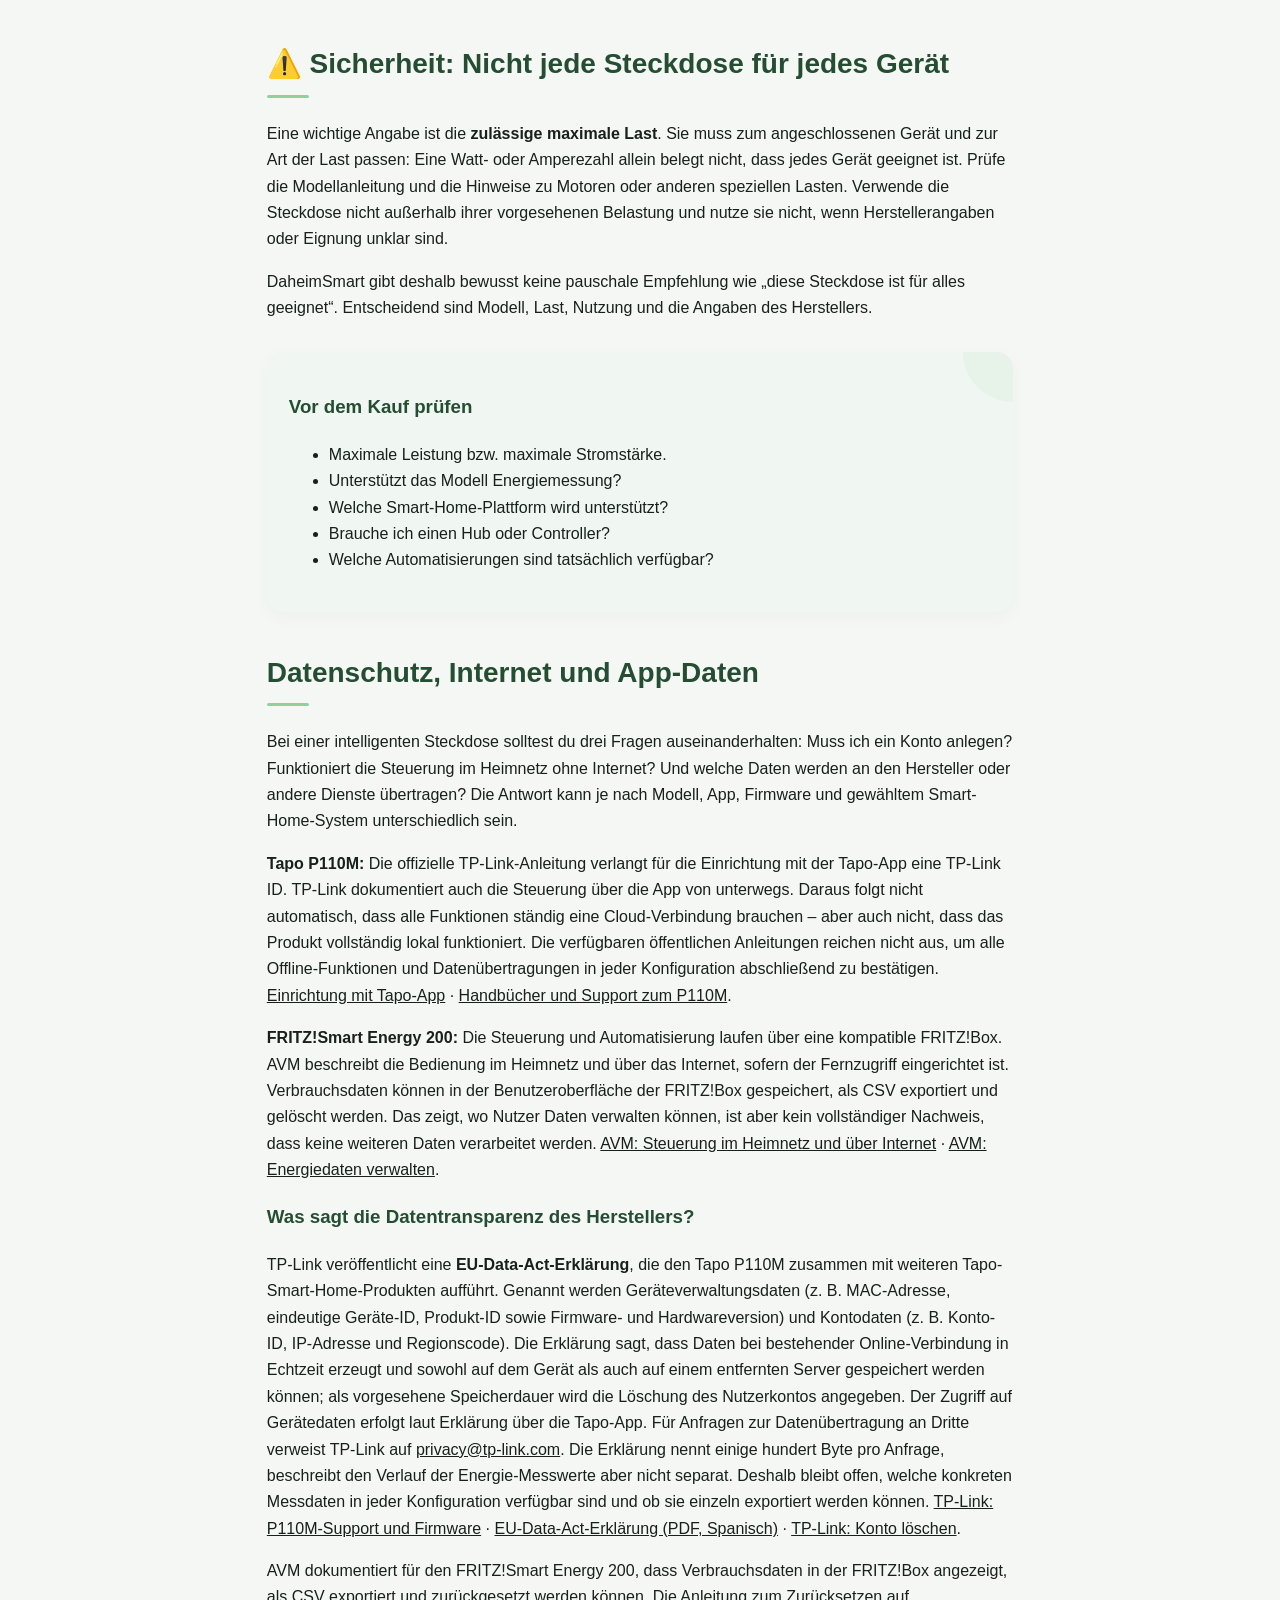
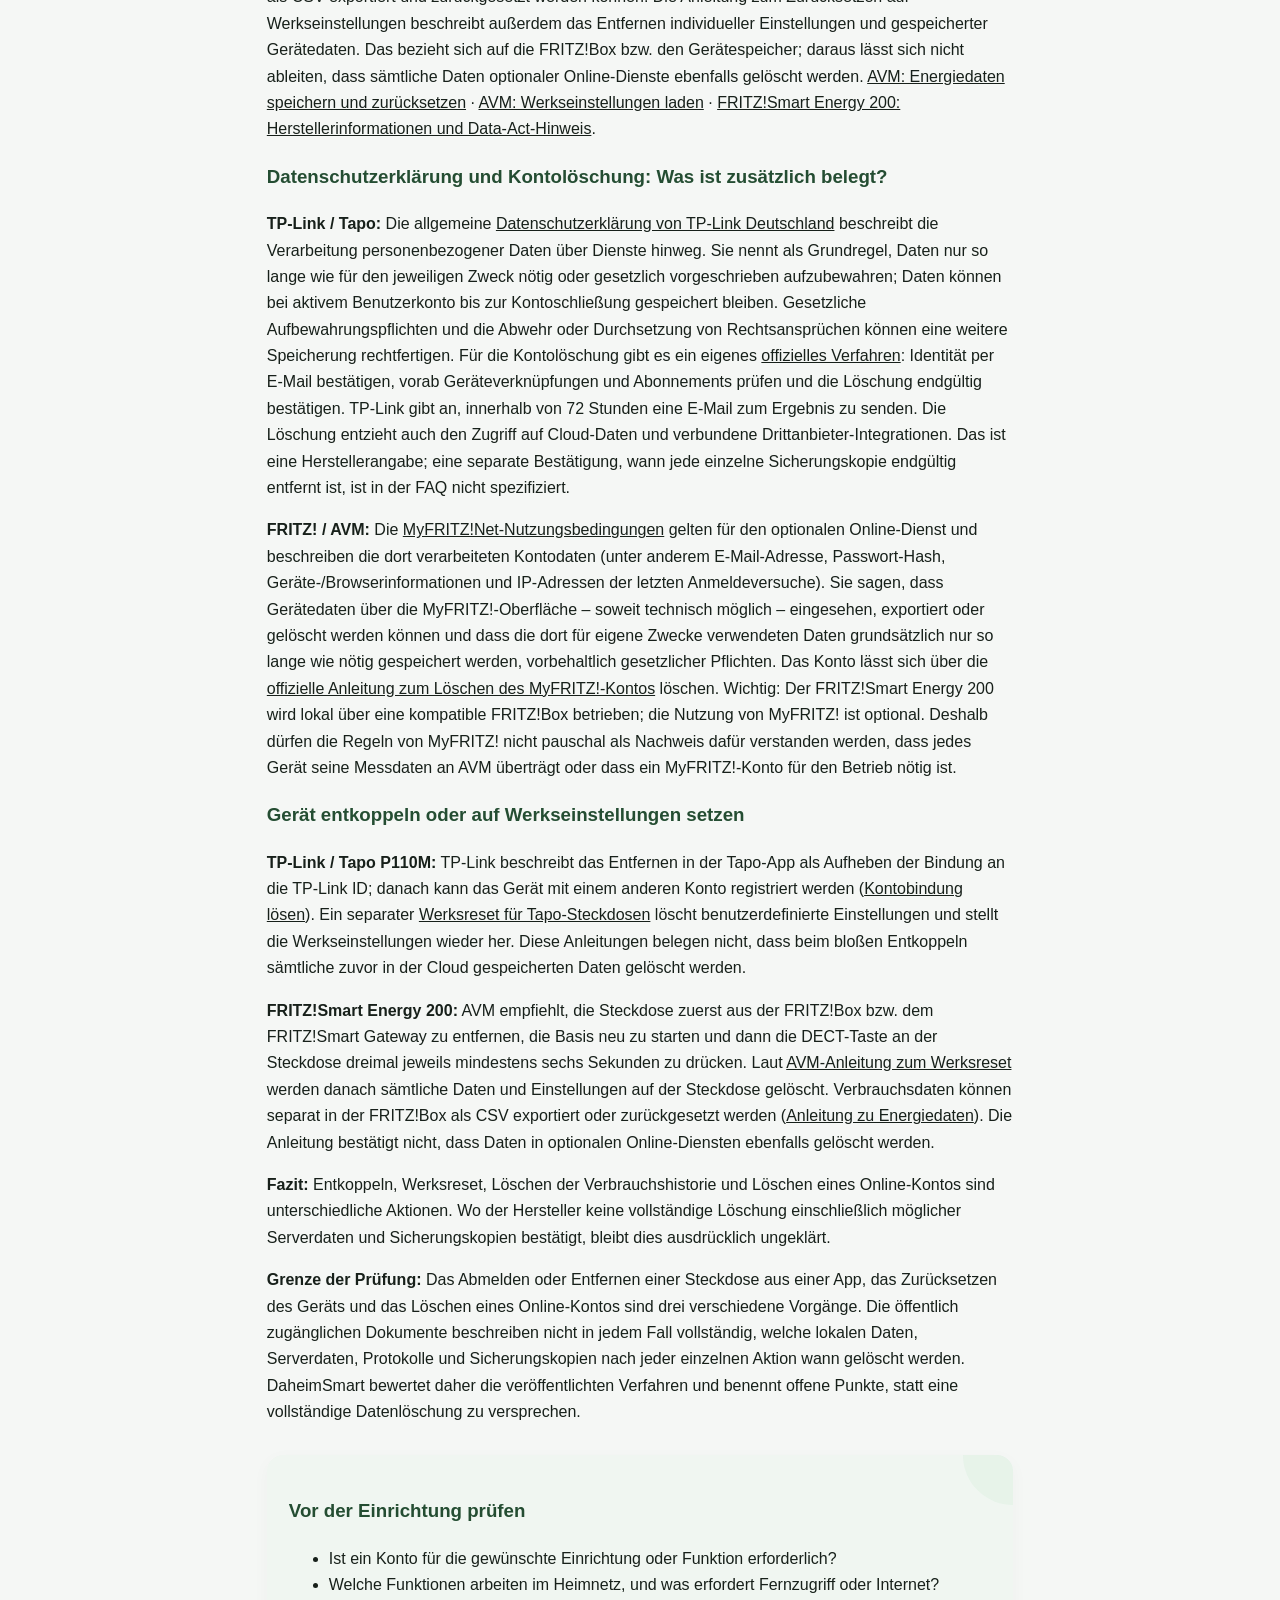
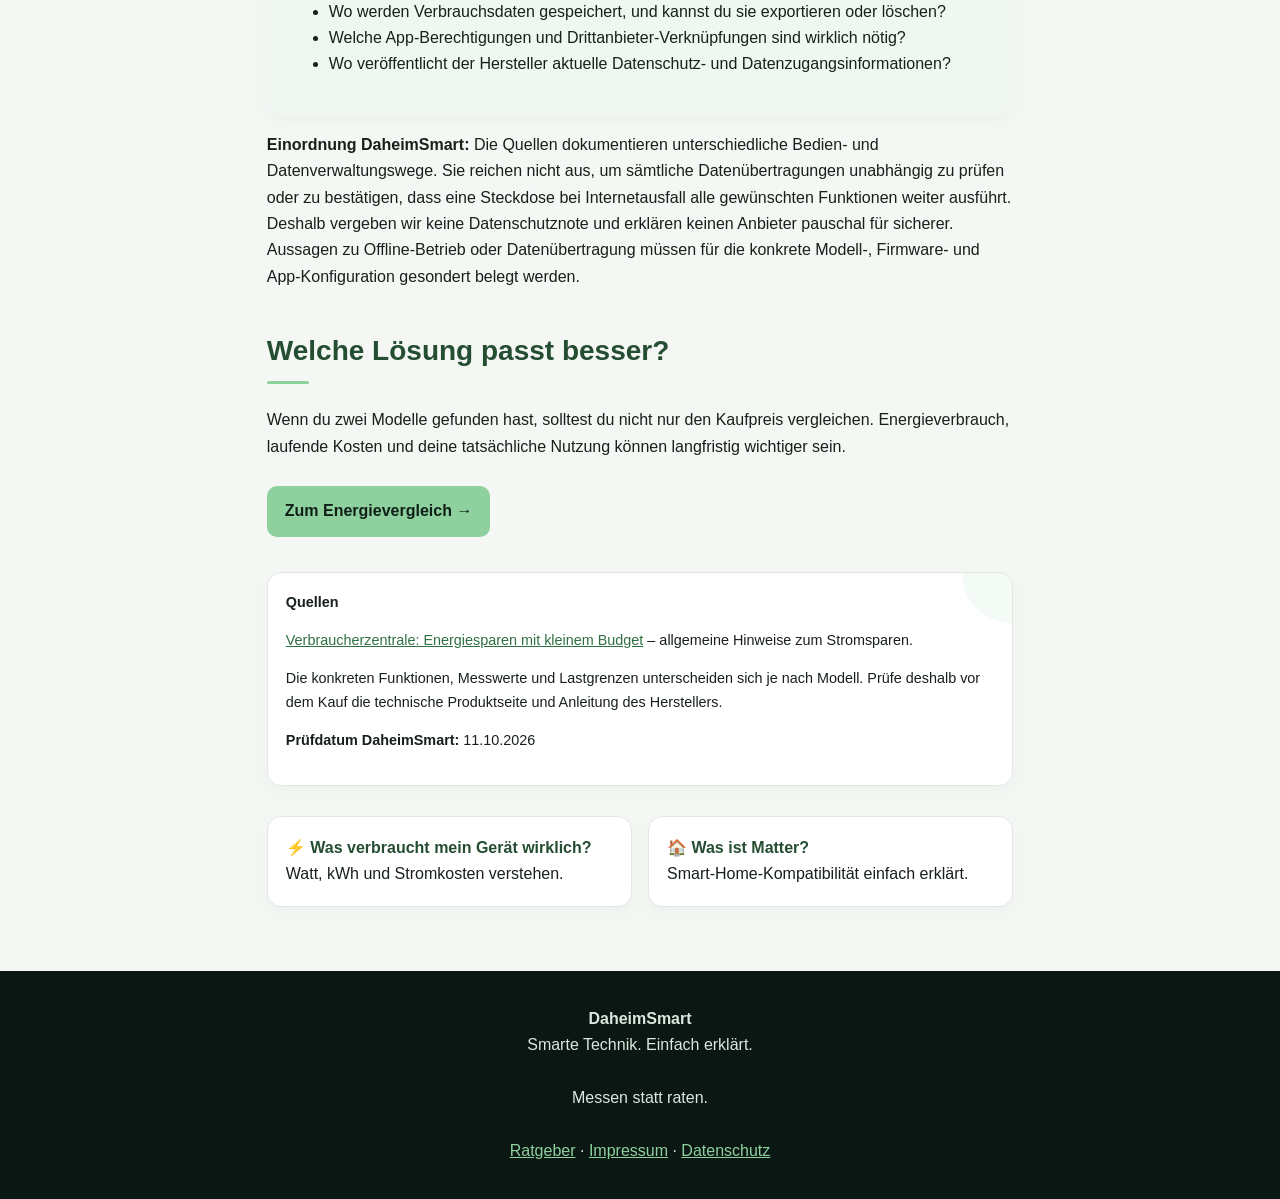
<file: ratgeber-intelligente-steckdose.html>
<!doctype html><html lang="de"><head><meta charset="utf-8"><meta name="viewport" content="width=device-width,initial-scale=1"><meta name="description" content="Intelligente Steckdosen einfach erklärt: Schalten, Zeitpläne, Automatisierung und Energiemessung."><meta name="theme-color" content="#102019"><meta property="og:type" content="article"><meta property="og:site_name" content="DaheimSmart"><meta property="og:locale" content="de_DE"><meta property="og:title" content="Was kann eine intelligente Steckdose? | DaheimSmart"><meta property="og:description" content="Intelligente Steckdosen einfach erklärt: Schalten, Zeitpläne, Automatisierung und Energiemessung."><meta property="og:url" content="https://daheimsmart-jose.netlify.app/ratgeber-intelligente-steckdose.html"><link rel="canonical" href="https://daheimsmart-jose.netlify.app/ratgeber-intelligente-steckdose.html"><title>Was kann eine intelligente Steckdose? | DaheimSmart</title><link rel="stylesheet" href="ratgeber.css"></head><body><a class="skip" href="#main-content">Zum Inhalt springen</a><header><div class="logo">DaheimSmart</div><button class="menu-toggle" type="button" aria-expanded="false" aria-controls="main-nav" aria-label="Menü öffnen">☰</button><nav id="main-nav" aria-label="Hauptnavigation"><a href="index.html#loesungen">Lösungen</a><a href="werkzeuge.html">Werkzeuge</a><a href="vergleiche.html">Vergleiche</a><a href="ratgeber.html">Ratgeber</a></nav></header><main id="main-content"><section class="hero"><div class="hero-inner"><div class="eyebrow">07 · Ratgeber · Komfort</div><h1>Was kann eine intelligente Steckdose?</h1><p>Eine intelligente Steckdose kann ein angeschlossenes Gerät schalten, Zeitpläne ausführen und – je nach Modell – den Energieverbrauch messen.</p><a class="btn" href="index.html#vergleich">Energievergleich →</a><a class="btn alt" href="ratgeber.html">← Zum Ratgeber</a></div></section><article class="wrap"><div class="answer"><strong>Kurz erklärt:</strong> Eine Smart Plug sitzt zwischen Wandsteckdose und angeschlossenem Gerät. Sie kann die Stromzufuhr nach den Funktionen des Modells steuern. Modelle mit Energiemessung können zusätzlich den Verbrauch des angeschlossenen Geräts erfassen.</div><h2>Was kann ich damit machen?</h2><ul><li><strong>Ein- und ausschalten:</strong> ein angeschlossenes Gerät kann per App oder Smart-Home-System geschaltet werden.</li><li><strong>Zeitpläne:</strong> bestimmte Schaltzeiten können automatisiert werden.</li><li><strong>Automatisierungen:</strong> die Steckdose kann Teil einer Smart-Home-Routine sein.</li><li><strong>Energie messen:</strong> nur Modelle mit entsprechender Messfunktion können den Verbrauch anzeigen.</li></ul><h2>Eine Steckdose macht nicht jedes Gerät smart</h2><p>Die Steckdose steuert die Stromversorgung. Sie übernimmt nicht automatisch die internen Funktionen des angeschlossenen Geräts.</p><p>Ein Gerät mit eigenem elektronischem Bedienfeld kann beispielsweise nach einer Stromunterbrechung anders reagieren als ein einfacher Verbraucher. Deshalb sollte immer geprüft werden, ob das konkrete Gerät für automatisches Ein- und Ausschalten geeignet ist.</p><h2>Stromverbrauch messen</h2><p>Wenn die Steckdose eine Energiemessung unterstützt, kann sie helfen, den Verbrauch eines angeschlossenen Geräts sichtbar zu machen. Die Anzeige ist ein Messwert des jeweiligen Geräts; sie ist nicht automatisch eine unabhängige Prüfung der Messgenauigkeit.</p><p><strong>Praktisches Beispiel:</strong> Miss einen typischen Tag oder mehrere vollständige Nutzungszyklen und notiere die kWh. Multipliziere den gemessenen Verbrauch mit deinem Strompreis, um die Kosten für denselben Zeitraum abzuschätzen. Hochrechnungen sind nur sinnvoll, wenn der Messzeitraum deine normale Nutzung gut abbildet.</p><p>Für eine Kaufentscheidung solltest du prüfen, welche Messwerte das konkrete Modell liefert, ob es Verbrauch oder auch Kosten anzeigt und welche Genauigkeit der Hersteller angibt.</p><h2>⚠️ Sicherheit: Nicht jede Steckdose für jedes Gerät</h2><p>Eine wichtige Angabe ist die <strong>zulässige maximale Last</strong>. Sie muss zum angeschlossenen Gerät und zur Art der Last passen: Eine Watt- oder Amperezahl allein belegt nicht, dass jedes Gerät geeignet ist. Prüfe die Modellanleitung und die Hinweise zu Motoren oder anderen speziellen Lasten. Verwende die Steckdose nicht außerhalb ihrer vorgesehenen Belastung und nutze sie nicht, wenn Herstellerangaben oder Eignung unklar sind.</p><p>DaheimSmart gibt deshalb bewusst keine pauschale Empfehlung wie „diese Steckdose ist für alles geeignet“. Entscheidend sind Modell, Last, Nutzung und die Angaben des Herstellers.</p><div class="check"><h3>Vor dem Kauf prüfen</h3><ul><li>Maximale Leistung bzw. maximale Stromstärke.</li><li>Unterstützt das Modell Energiemessung?</li><li>Welche Smart-Home-Plattform wird unterstützt?</li><li>Brauche ich einen Hub oder Controller?</li><li>Welche Automatisierungen sind tatsächlich verfügbar?</li></ul></div><h2>Datenschutz, Internet und App-Daten</h2><p>Bei einer intelligenten Steckdose solltest du drei Fragen auseinanderhalten: Muss ich ein Konto anlegen? Funktioniert die Steuerung im Heimnetz ohne Internet? Und welche Daten werden an den Hersteller oder andere Dienste übertragen? Die Antwort kann je nach Modell, App, Firmware und gewähltem Smart-Home-System unterschiedlich sein.</p><p><strong>Tapo P110M:</strong> Die offizielle TP-Link-Anleitung verlangt für die Einrichtung mit der Tapo-App eine TP-Link ID. TP-Link dokumentiert auch die Steuerung über die App von unterwegs. Daraus folgt nicht automatisch, dass alle Funktionen ständig eine Cloud-Verbindung brauchen – aber auch nicht, dass das Produkt vollständig lokal funktioniert. Die verfügbaren öffentlichen Anleitungen reichen nicht aus, um alle Offline-Funktionen und Datenübertragungen in jeder Konfiguration abschließend zu bestätigen. <a href="https://www.tp-link.com/de/support/faq/2846/" target="_blank" rel="noopener noreferrer">Einrichtung mit Tapo-App</a> · <a href="https://www.tp-link.com/de/support/download/tapo-p110m/v1/" target="_blank" rel="noopener noreferrer">Handbücher und Support zum P110M</a>.</p><p><strong>FRITZ!Smart Energy 200:</strong> Die Steuerung und Automatisierung laufen über eine kompatible FRITZ!Box. AVM beschreibt die Bedienung im Heimnetz und über das Internet, sofern der Fernzugriff eingerichtet ist. Verbrauchsdaten können in der Benutzeroberfläche der FRITZ!Box gespeichert, als CSV exportiert und gelöscht werden. Das zeigt, wo Nutzer Daten verwalten können, ist aber kein vollständiger Nachweis, dass keine weiteren Daten verarbeitet werden. <a href="https://fritz.com/apps/knowledge-base/FRITZ-Box-5690-Pro/1311_Smart-Home-Gerate-uber-Internet-und-im-FRITZ-Heimnetz-schalten" target="_blank" rel="noopener noreferrer">AVM: Steuerung im Heimnetz und über Internet</a> · <a href="https://fritz.com/apps/knowledge-base/fritz-smart-energy-200/1405_energiedaten-speichern-und-zurucksetzen" target="_blank" rel="noopener noreferrer">AVM: Energiedaten verwalten</a>.</p><h3>Was sagt die Datentransparenz des Herstellers?</h3><p>TP-Link veröffentlicht eine <strong>EU-Data-Act-Erklärung</strong>, die den Tapo P110M zusammen mit weiteren Tapo-Smart-Home-Produkten aufführt. Genannt werden Geräteverwaltungsdaten (z. B. MAC-Adresse, eindeutige Geräte-ID, Produkt-ID sowie Firmware- und Hardwareversion) und Kontodaten (z. B. Konto-ID, IP-Adresse und Regionscode). Die Erklärung sagt, dass Daten bei bestehender Online-Verbindung in Echtzeit erzeugt und sowohl auf dem Gerät als auch auf einem entfernten Server gespeichert werden können; als vorgesehene Speicherdauer wird die Löschung des Nutzerkontos angegeben. Der Zugriff auf Gerätedaten erfolgt laut Erklärung über die Tapo-App. Für Anfragen zur Datenübertragung an Dritte verweist TP-Link auf <a href="mailto:privacy@tp-link.com">privacy@tp-link.com</a>. Die Erklärung nennt einige hundert Byte pro Anfrage, beschreibt den Verlauf der Energie-Messwerte aber nicht separat. Deshalb bleibt offen, welche konkreten Messdaten in jeder Konfiguration verfügbar sind und ob sie einzeln exportiert werden können. <a href="https://www.tp-link.com/de/support/download/tapo-p110m/v1/" target="_blank" rel="noopener noreferrer">TP-Link: P110M-Support und Firmware</a> · <a href="https://static.tp-link.com/upload/manual/2026/202605/20260522/EU%20Data%20Act%20-%20Declaraci%C3%B3n%20de%20transparencia%20%E2%80%93%20Productos%20Tapo%20%E2%80%93%20Dispositivos%20de%20Hogar%20Inteligente.pdf" target="_blank" rel="noopener noreferrer">EU-Data-Act-Erklärung (PDF, Spanisch)</a> · <a href="https://account-delete.tplinkcloud.com/" target="_blank" rel="noopener noreferrer">TP-Link: Konto löschen</a>.</p><p>AVM dokumentiert für den FRITZ!Smart Energy 200, dass Verbrauchsdaten in der FRITZ!Box angezeigt, als CSV exportiert und zurückgesetzt werden können. Die Anleitung zum Zurücksetzen auf Werkseinstellungen beschreibt außerdem das Entfernen individueller Einstellungen und gespeicherter Gerätedaten. Das bezieht sich auf die FRITZ!Box bzw. den Gerätespeicher; daraus lässt sich nicht ableiten, dass sämtliche Daten optionaler Online-Dienste ebenfalls gelöscht werden. <a href="https://fritz.com/apps/knowledge-base/fritz-smart-energy-200/1405_energiedaten-speichern-und-zurucksetzen" target="_blank" rel="noopener noreferrer">AVM: Energiedaten speichern und zurücksetzen</a> · <a href="https://fritz.com/apps/knowledge-base/fritz-smart-energy-200/1246_werkseinstellungen-der-fritz-steckdose-laden" target="_blank" rel="noopener noreferrer">AVM: Werkseinstellungen laden</a> · <a href="https://fritz.com/products/fritz-smart-energy-200-20003113" target="_blank" rel="noopener noreferrer">FRITZ!Smart Energy 200: Herstellerinformationen und Data-Act-Hinweis</a>.</p><h3>Datenschutzerklärung und Kontolöschung: Was ist zusätzlich belegt?</h3><p><strong>TP-Link / Tapo:</strong> Die allgemeine <a href="https://www.tp-link.com/de/about-us/privacy/" target="_blank" rel="noopener noreferrer">Datenschutzerklärung von TP-Link Deutschland</a> beschreibt die Verarbeitung personenbezogener Daten über Dienste hinweg. Sie nennt als Grundregel, Daten nur so lange wie für den jeweiligen Zweck nötig oder gesetzlich vorgeschrieben aufzubewahren; Daten können bei aktivem Benutzerkonto bis zur Kontoschließung gespeichert bleiben. Gesetzliche Aufbewahrungspflichten und die Abwehr oder Durchsetzung von Rechtsansprüchen können eine weitere Speicherung rechtfertigen. Für die Kontolöschung gibt es ein eigenes <a href="https://www.tp-link.com/de/support/faq/2629/?app=tapo_website" target="_blank" rel="noopener noreferrer">offizielles Verfahren</a>: Identität per E-Mail bestätigen, vorab Geräteverknüpfungen und Abonnements prüfen und die Löschung endgültig bestätigen. TP-Link gibt an, innerhalb von 72 Stunden eine E-Mail zum Ergebnis zu senden. Die Löschung entzieht auch den Zugriff auf Cloud-Daten und verbundene Drittanbieter-Integrationen. Das ist eine Herstellerangabe; eine separate Bestätigung, wann jede einzelne Sicherungskopie endgültig entfernt ist, ist in der FAQ nicht spezifiziert.</p><p><strong>FRITZ! / AVM:</strong> Die <a href="https://www.myfritz.net/terms/?language=de" target="_blank" rel="noopener noreferrer">MyFRITZ!Net-Nutzungsbedingungen</a> gelten für den optionalen Online-Dienst und beschreiben die dort verarbeiteten Kontodaten (unter anderem E-Mail-Adresse, Passwort-Hash, Geräte-/Browserinformationen und IP-Adressen der letzten Anmeldeversuche). Sie sagen, dass Gerätedaten über die MyFRITZ!-Oberfläche – soweit technisch möglich – eingesehen, exportiert oder gelöscht werden können und dass die dort für eigene Zwecke verwendeten Daten grundsätzlich nur so lange wie nötig gespeichert werden, vorbehaltlich gesetzlicher Pflichten. Das Konto lässt sich über die <a href="https://fritz.com/de-lu/apps/knowledge-base/fritz-box-5490/1094_myfritz-konto-loschen" target="_blank" rel="noopener noreferrer">offizielle Anleitung zum Löschen des MyFRITZ!-Kontos</a> löschen. Wichtig: Der FRITZ!Smart Energy 200 wird lokal über eine kompatible FRITZ!Box betrieben; die Nutzung von MyFRITZ! ist optional. Deshalb dürfen die Regeln von MyFRITZ! nicht pauschal als Nachweis dafür verstanden werden, dass jedes Gerät seine Messdaten an AVM überträgt oder dass ein MyFRITZ!-Konto für den Betrieb nötig ist.</p><h3>Gerät entkoppeln oder auf Werkseinstellungen setzen</h3>
<p><strong>TP-Link / Tapo P110M:</strong> TP-Link beschreibt das Entfernen in der Tapo-App als Aufheben der Bindung an die TP-Link ID; danach kann das Gerät mit einem anderen Konto registriert werden (<a href="https://www.tp-link.com/de/support/faq/2682/" target="_blank" rel="noopener noreferrer">Kontobindung lösen</a>). Ein separater <a href="https://www.tp-link.com/de/support/faq/2612/" target="_blank" rel="noopener noreferrer">Werksreset für Tapo-Steckdosen</a> löscht benutzerdefinierte Einstellungen und stellt die Werkseinstellungen wieder her. Diese Anleitungen belegen nicht, dass beim bloßen Entkoppeln sämtliche zuvor in der Cloud gespeicherten Daten gelöscht werden.</p>
<p><strong>FRITZ!Smart Energy 200:</strong> AVM empfiehlt, die Steckdose zuerst aus der FRITZ!Box bzw. dem FRITZ!Smart Gateway zu entfernen, die Basis neu zu starten und dann die DECT-Taste an der Steckdose dreimal jeweils mindestens sechs Sekunden zu drücken. Laut <a href="https://fritz.com/apps/knowledge-base/fritz-smart-energy-200/1246_werkseinstellungen-der-fritz-steckdose-laden" target="_blank" rel="noopener noreferrer">AVM-Anleitung zum Werksreset</a> werden danach sämtliche Daten und Einstellungen auf der Steckdose gelöscht. Verbrauchsdaten können separat in der FRITZ!Box als CSV exportiert oder zurückgesetzt werden (<a href="https://fritz.com/apps/knowledge-base/fritz-smart-energy-200/1405_energiedaten-speichern-und-zurucksetzen" target="_blank" rel="noopener noreferrer">Anleitung zu Energiedaten</a>). Die Anleitung bestätigt nicht, dass Daten in optionalen Online-Diensten ebenfalls gelöscht werden.</p>
<p><strong>Fazit:</strong> Entkoppeln, Werksreset, Löschen der Verbrauchshistorie und Löschen eines Online-Kontos sind unterschiedliche Aktionen. Wo der Hersteller keine vollständige Löschung einschließlich möglicher Serverdaten und Sicherungskopien bestätigt, bleibt dies ausdrücklich ungeklärt.</p>
<p><strong>Grenze der Prüfung:</strong> Das Abmelden oder Entfernen einer Steckdose aus einer App, das Zurücksetzen des Geräts und das Löschen eines Online-Kontos sind drei verschiedene Vorgänge. Die öffentlich zugänglichen Dokumente beschreiben nicht in jedem Fall vollständig, welche lokalen Daten, Serverdaten, Protokolle und Sicherungskopien nach jeder einzelnen Aktion wann gelöscht werden. DaheimSmart bewertet daher die veröffentlichten Verfahren und benennt offene Punkte, statt eine vollständige Datenlöschung zu versprechen.</p><div class="check"><h3>Vor der Einrichtung prüfen</h3><ul><li>Ist ein Konto für die gewünschte Einrichtung oder Funktion erforderlich?</li><li>Welche Funktionen arbeiten im Heimnetz, und was erfordert Fernzugriff oder Internet?</li><li>Wo werden Verbrauchsdaten gespeichert, und kannst du sie exportieren oder löschen?</li><li>Welche App-Berechtigungen und Drittanbieter-Verknüpfungen sind wirklich nötig?</li><li>Wo veröffentlicht der Hersteller aktuelle Datenschutz- und Datenzugangsinformationen?</li></ul></div><p><strong>Einordnung DaheimSmart:</strong> Die Quellen dokumentieren unterschiedliche Bedien- und Datenverwaltungswege. Sie reichen nicht aus, um sämtliche Datenübertragungen unabhängig zu prüfen oder zu bestätigen, dass eine Steckdose bei Internetausfall alle gewünschten Funktionen weiter ausführt. Deshalb vergeben wir keine Datenschutznote und erklären keinen Anbieter pauschal für sicherer. Aussagen zu Offline-Betrieb oder Datenübertragung müssen für die konkrete Modell-, Firmware- und App-Konfiguration gesondert belegt werden.</p><h2>Welche Lösung passt besser?</h2><p>Wenn du zwei Modelle gefunden hast, solltest du nicht nur den Kaufpreis vergleichen. Energieverbrauch, laufende Kosten und deine tatsächliche Nutzung können langfristig wichtiger sein.</p><a class="btn" href="index.html#vergleich">Zum Energievergleich →</a><div class="sources"><strong>Quellen</strong><p><a href="https://www.verbraucherzentrale.de/wissen/energie/strom-sparen/energiesparen-mit-kleinem-budget-85926">Verbraucherzentrale: Energiesparen mit kleinem Budget</a> – allgemeine Hinweise zum Stromsparen.</p><p>Die konkreten Funktionen, Messwerte und Lastgrenzen unterscheiden sich je nach Modell. Prüfe deshalb vor dem Kauf die technische Produktseite und Anleitung des Herstellers.</p><p><strong>Prüfdatum DaheimSmart:</strong> 11.10.2026</p></div><div class="related"><a href="ratgeber-stromverbrauch.html"><strong>⚡ Was verbraucht mein Gerät wirklich?</strong><br>Watt, kWh und Stromkosten verstehen.</a><a href="ratgeber-matter.html"><strong>🏠 Was ist Matter?</strong><br>Smart-Home-Kompatibilität einfach erklärt.</a></div></article></main><footer><strong>DaheimSmart</strong><br>Smarte Technik. Einfach erklärt.<br><br>Messen statt raten.<br><br><a href="ratgeber.html">Ratgeber</a> · <a href="impressum.html">Impressum</a> · <a href="datenschutz.html">Datenschutz</a></footer><script>const menuButton=document.querySelector('.menu-toggle'),mainNav=document.getElementById('main-nav');function closeMenu(){mainNav.classList.remove('open');menuButton.setAttribute('aria-expanded','false');menuButton.setAttribute('aria-label','Menü öffnen')}menuButton.addEventListener('click',()=>{const open=mainNav.classList.toggle('open');menuButton.setAttribute('aria-expanded',String(open));menuButton.setAttribute('aria-label',open?'Menü schließen':'Menü öffnen')});mainNav.querySelectorAll('a').forEach(link=>link.addEventListener('click',closeMenu));document.addEventListener('keydown',event=>{if(event.key==='Escape'&&mainNav.classList.contains('open')){closeMenu();menuButton.focus()}});</script></body></html>
</file>
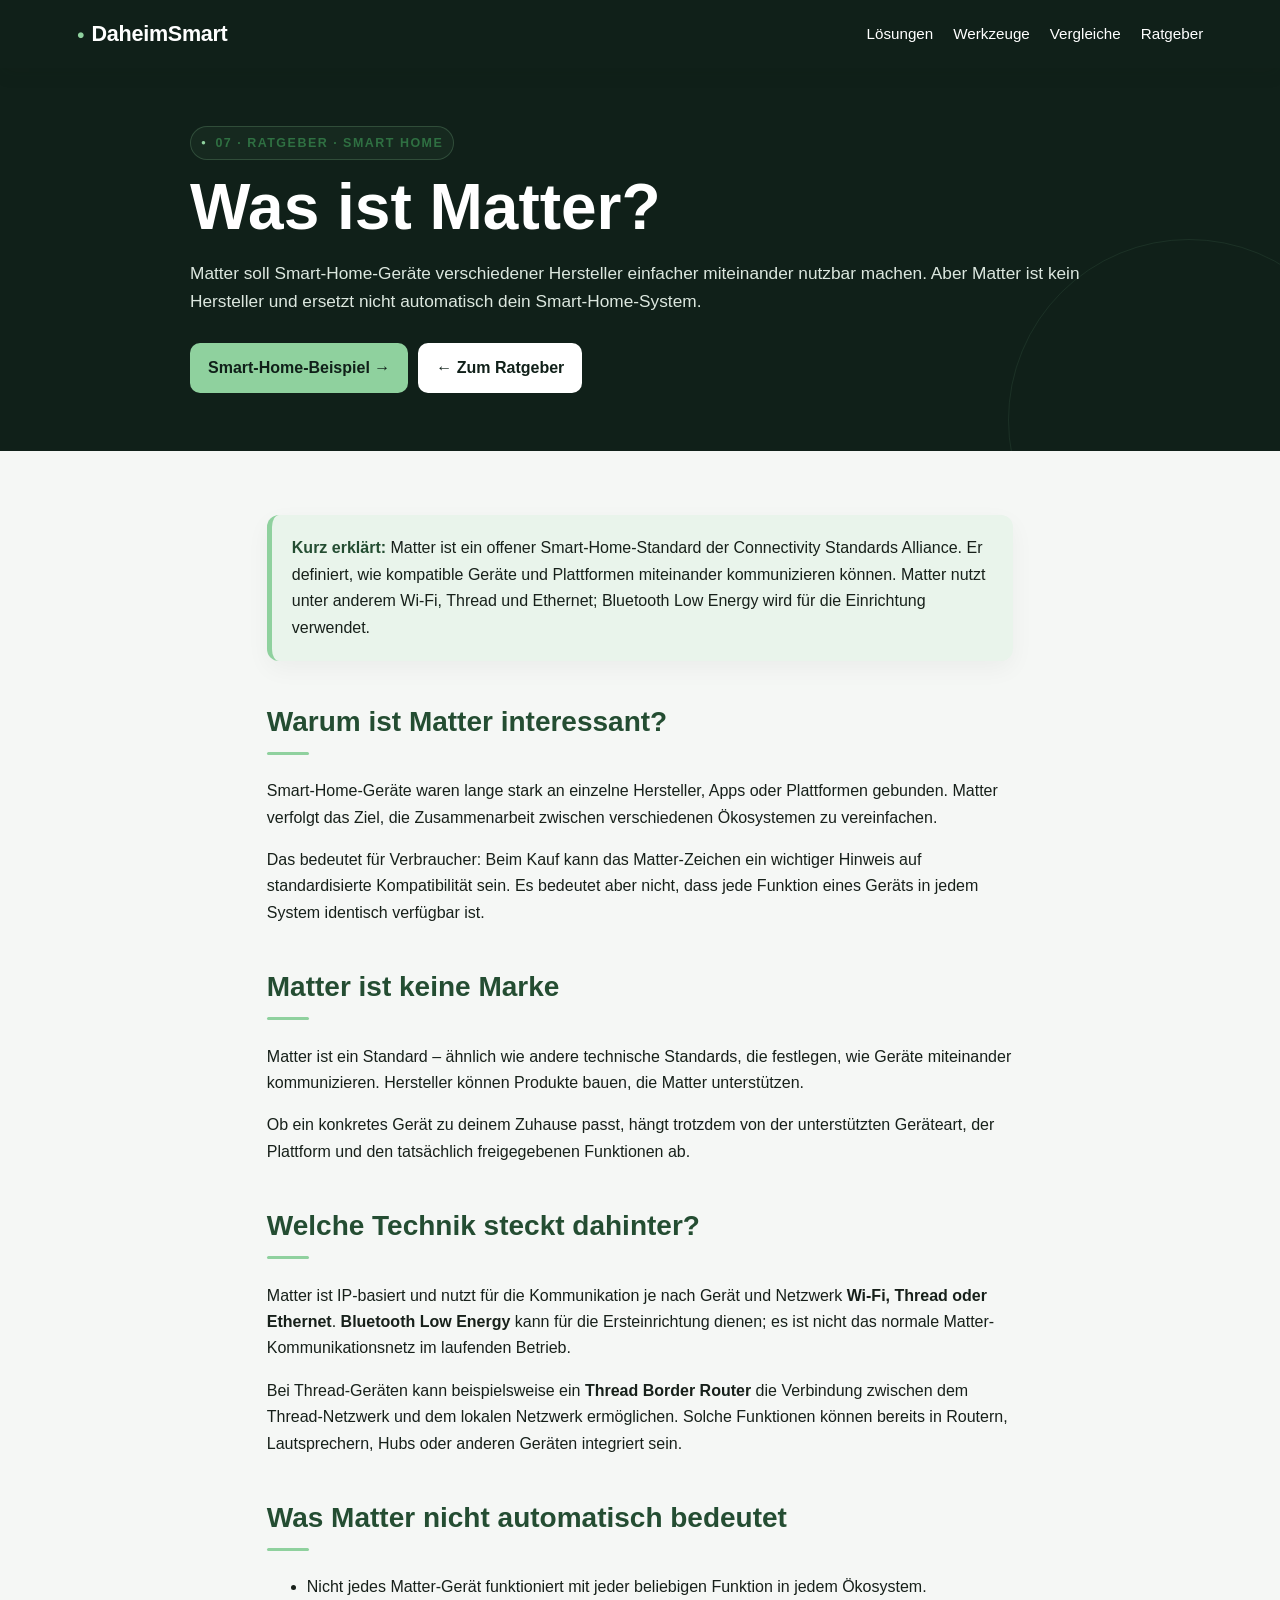
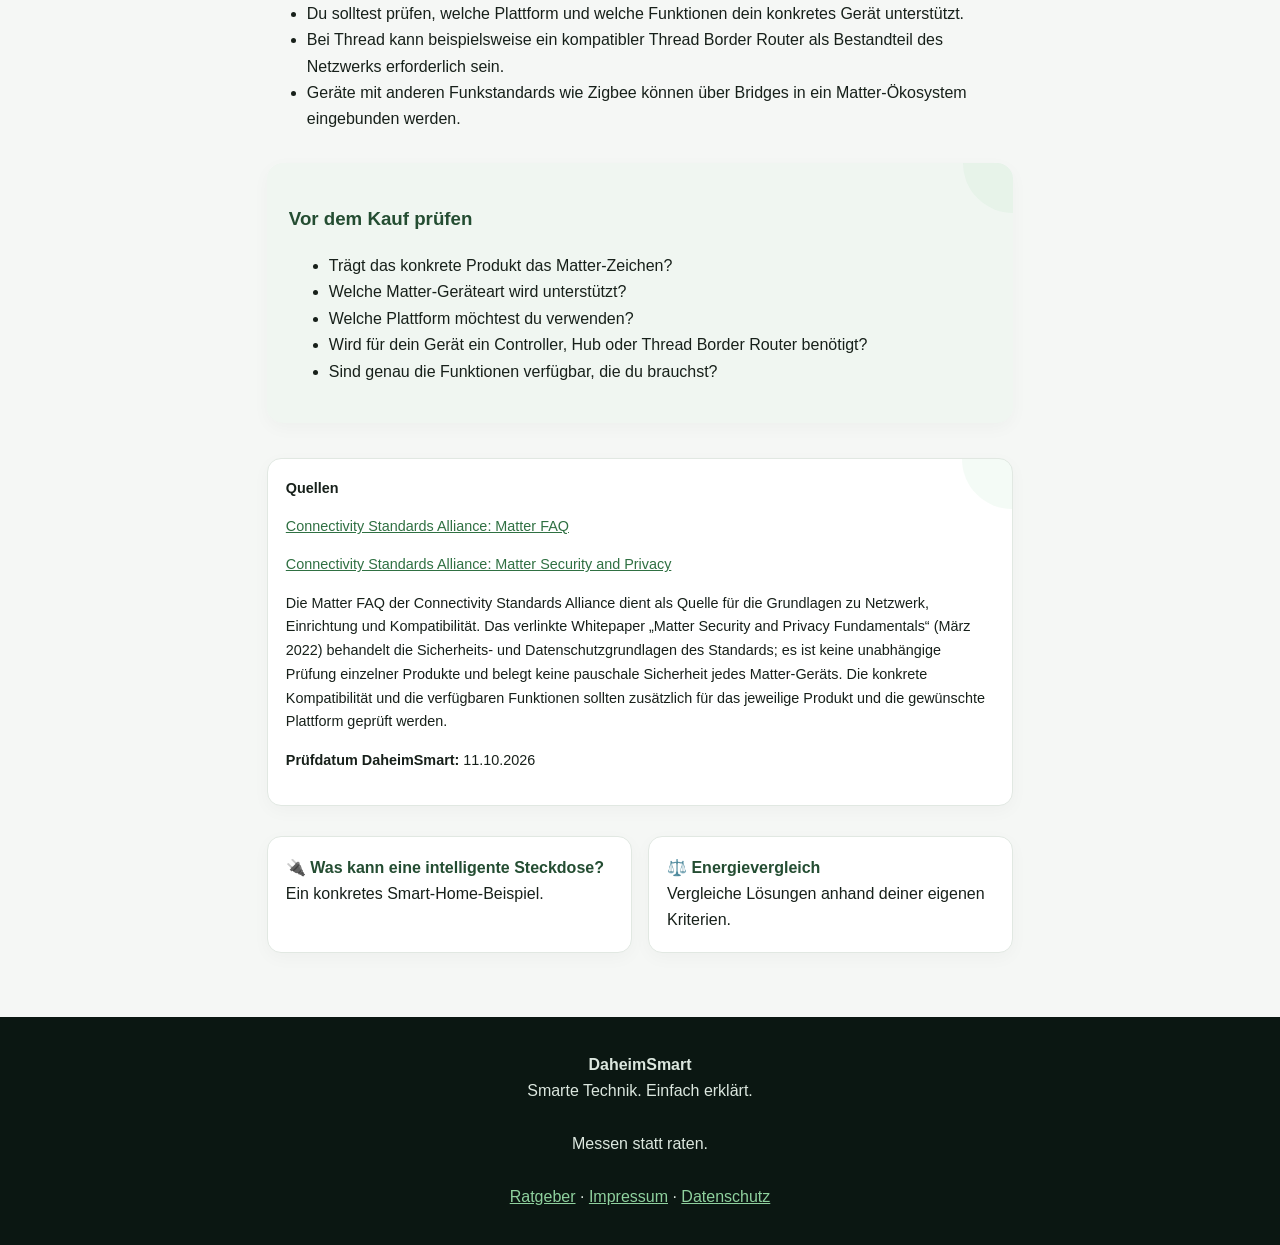
<file: ratgeber-matter.html>
<!doctype html><html lang="de"><head><meta charset="utf-8"><meta name="viewport" content="width=device-width,initial-scale=1"><meta name="description" content="Matter einfach erklärt: Smart-Home-Standard, Netzwerke, Kompatibilität und wichtige Punkte vor dem Kauf."><meta name="theme-color" content="#102019"><meta property="og:type" content="article"><meta property="og:site_name" content="DaheimSmart"><meta property="og:locale" content="de_DE"><meta property="og:title" content="Was ist Matter? | DaheimSmart"><meta property="og:description" content="Matter einfach erklärt: Smart-Home-Standard, Netzwerke, Kompatibilität und wichtige Punkte vor dem Kauf."><meta property="og:url" content="https://daheimsmart-jose.netlify.app/ratgeber-matter.html"><link rel="canonical" href="https://daheimsmart-jose.netlify.app/ratgeber-matter.html"><title>Was ist Matter? | DaheimSmart</title><link rel="stylesheet" href="ratgeber.css"></head><body><a class="skip" href="#main-content">Zum Inhalt springen</a><header><div class="logo">DaheimSmart</div><button class="menu-toggle" type="button" aria-expanded="false" aria-controls="main-nav" aria-label="Menü öffnen">☰</button><nav id="main-nav" aria-label="Hauptnavigation"><a href="index.html#loesungen">Lösungen</a><a href="werkzeuge.html">Werkzeuge</a><a href="vergleiche.html">Vergleiche</a><a href="ratgeber.html">Ratgeber</a></nav></header><main id="main-content"><section class="hero"><div class="hero-inner"><div class="eyebrow">07 · Ratgeber · Smart Home</div><h1>Was ist Matter?</h1><p>Matter soll Smart-Home-Geräte verschiedener Hersteller einfacher miteinander nutzbar machen. Aber Matter ist kein Hersteller und ersetzt nicht automatisch dein Smart-Home-System.</p><a class="btn" href="ratgeber-intelligente-steckdose.html">Smart-Home-Beispiel →</a><a class="btn alt" href="ratgeber.html">← Zum Ratgeber</a></div></section><article class="wrap"><div class="answer"><strong>Kurz erklärt:</strong> Matter ist ein offener Smart-Home-Standard der Connectivity Standards Alliance. Er definiert, wie kompatible Geräte und Plattformen miteinander kommunizieren können. Matter nutzt unter anderem Wi-Fi, Thread und Ethernet; Bluetooth Low Energy wird für die Einrichtung verwendet.</div><h2>Warum ist Matter interessant?</h2><p>Smart-Home-Geräte waren lange stark an einzelne Hersteller, Apps oder Plattformen gebunden. Matter verfolgt das Ziel, die Zusammenarbeit zwischen verschiedenen Ökosystemen zu vereinfachen.</p><p>Das bedeutet für Verbraucher: Beim Kauf kann das Matter-Zeichen ein wichtiger Hinweis auf standardisierte Kompatibilität sein. Es bedeutet aber nicht, dass jede Funktion eines Geräts in jedem System identisch verfügbar ist.</p><h2>Matter ist keine Marke</h2><p>Matter ist ein Standard – ähnlich wie andere technische Standards, die festlegen, wie Geräte miteinander kommunizieren. Hersteller können Produkte bauen, die Matter unterstützen.</p><p>Ob ein konkretes Gerät zu deinem Zuhause passt, hängt trotzdem von der unterstützten Geräteart, der Plattform und den tatsächlich freigegebenen Funktionen ab.</p><h2>Welche Technik steckt dahinter?</h2><p>Matter ist IP-basiert und nutzt für die Kommunikation je nach Gerät und Netzwerk <strong>Wi-Fi, Thread oder Ethernet</strong>. <strong>Bluetooth Low Energy</strong> kann für die Ersteinrichtung dienen; es ist nicht das normale Matter-Kommunikationsnetz im laufenden Betrieb.</p><p>Bei Thread-Geräten kann beispielsweise ein <strong>Thread Border Router</strong> die Verbindung zwischen dem Thread-Netzwerk und dem lokalen Netzwerk ermöglichen. Solche Funktionen können bereits in Routern, Lautsprechern, Hubs oder anderen Geräten integriert sein.</p><h2>Was Matter nicht automatisch bedeutet</h2><ul><li>Nicht jedes Matter-Gerät funktioniert mit jeder beliebigen Funktion in jedem Ökosystem.</li><li>Du solltest prüfen, welche Plattform und welche Funktionen dein konkretes Gerät unterstützt.</li><li>Bei Thread kann beispielsweise ein kompatibler Thread Border Router als Bestandteil des Netzwerks erforderlich sein.</li><li>Geräte mit anderen Funkstandards wie Zigbee können über Bridges in ein Matter-Ökosystem eingebunden werden.</li></ul><div class="check"><h3>Vor dem Kauf prüfen</h3><ul><li>Trägt das konkrete Produkt das Matter-Zeichen?</li><li>Welche Matter-Geräteart wird unterstützt?</li><li>Welche Plattform möchtest du verwenden?</li><li>Wird für dein Gerät ein Controller, Hub oder Thread Border Router benötigt?</li><li>Sind genau die Funktionen verfügbar, die du brauchst?</li></ul></div><div class="sources"><strong>Quellen</strong><p><a href="https://csa-iot.org/all-solutions/matter/matter-faq/">Connectivity Standards Alliance: Matter FAQ</a></p><p><a href="https://csa-iot.org/developer-resource/white-paper-matter-security-and-privacy-copy/">Connectivity Standards Alliance: Matter Security and Privacy</a></p><p>Die Matter FAQ der Connectivity Standards Alliance dient als Quelle für die Grundlagen zu Netzwerk, Einrichtung und Kompatibilität. Das verlinkte Whitepaper „Matter Security and Privacy Fundamentals“ (März 2022) behandelt die Sicherheits- und Datenschutzgrundlagen des Standards; es ist keine unabhängige Prüfung einzelner Produkte und belegt keine pauschale Sicherheit jedes Matter-Geräts. Die konkrete Kompatibilität und die verfügbaren Funktionen sollten zusätzlich für das jeweilige Produkt und die gewünschte Plattform geprüft werden.</p><p><strong>Prüfdatum DaheimSmart:</strong> 11.10.2026</p></div><div class="related"><a href="ratgeber-intelligente-steckdose.html"><strong>🔌 Was kann eine intelligente Steckdose?</strong><br>Ein konkretes Smart-Home-Beispiel.</a><a href="index.html#vergleich"><strong>⚖️ Energievergleich</strong><br>Vergleiche Lösungen anhand deiner eigenen Kriterien.</a></div></article></main><footer><strong>DaheimSmart</strong><br>Smarte Technik. Einfach erklärt.<br><br>Messen statt raten.<br><br><a href="ratgeber.html">Ratgeber</a> · <a href="impressum.html">Impressum</a> · <a href="datenschutz.html">Datenschutz</a></footer><script>const menuButton=document.querySelector('.menu-toggle'),mainNav=document.getElementById('main-nav');function closeMenu(){mainNav.classList.remove('open');menuButton.setAttribute('aria-expanded','false');menuButton.setAttribute('aria-label','Menü öffnen')}menuButton.addEventListener('click',()=>{const open=mainNav.classList.toggle('open');menuButton.setAttribute('aria-expanded',String(open));menuButton.setAttribute('aria-label',open?'Menü schließen':'Menü öffnen')});mainNav.querySelectorAll('a').forEach(link=>link.addEventListener('click',closeMenu));document.addEventListener('keydown',event=>{if(event.key==='Escape'&&mainNav.classList.contains('open')){closeMenu();menuButton.focus()}});</script></body></html>
</file>
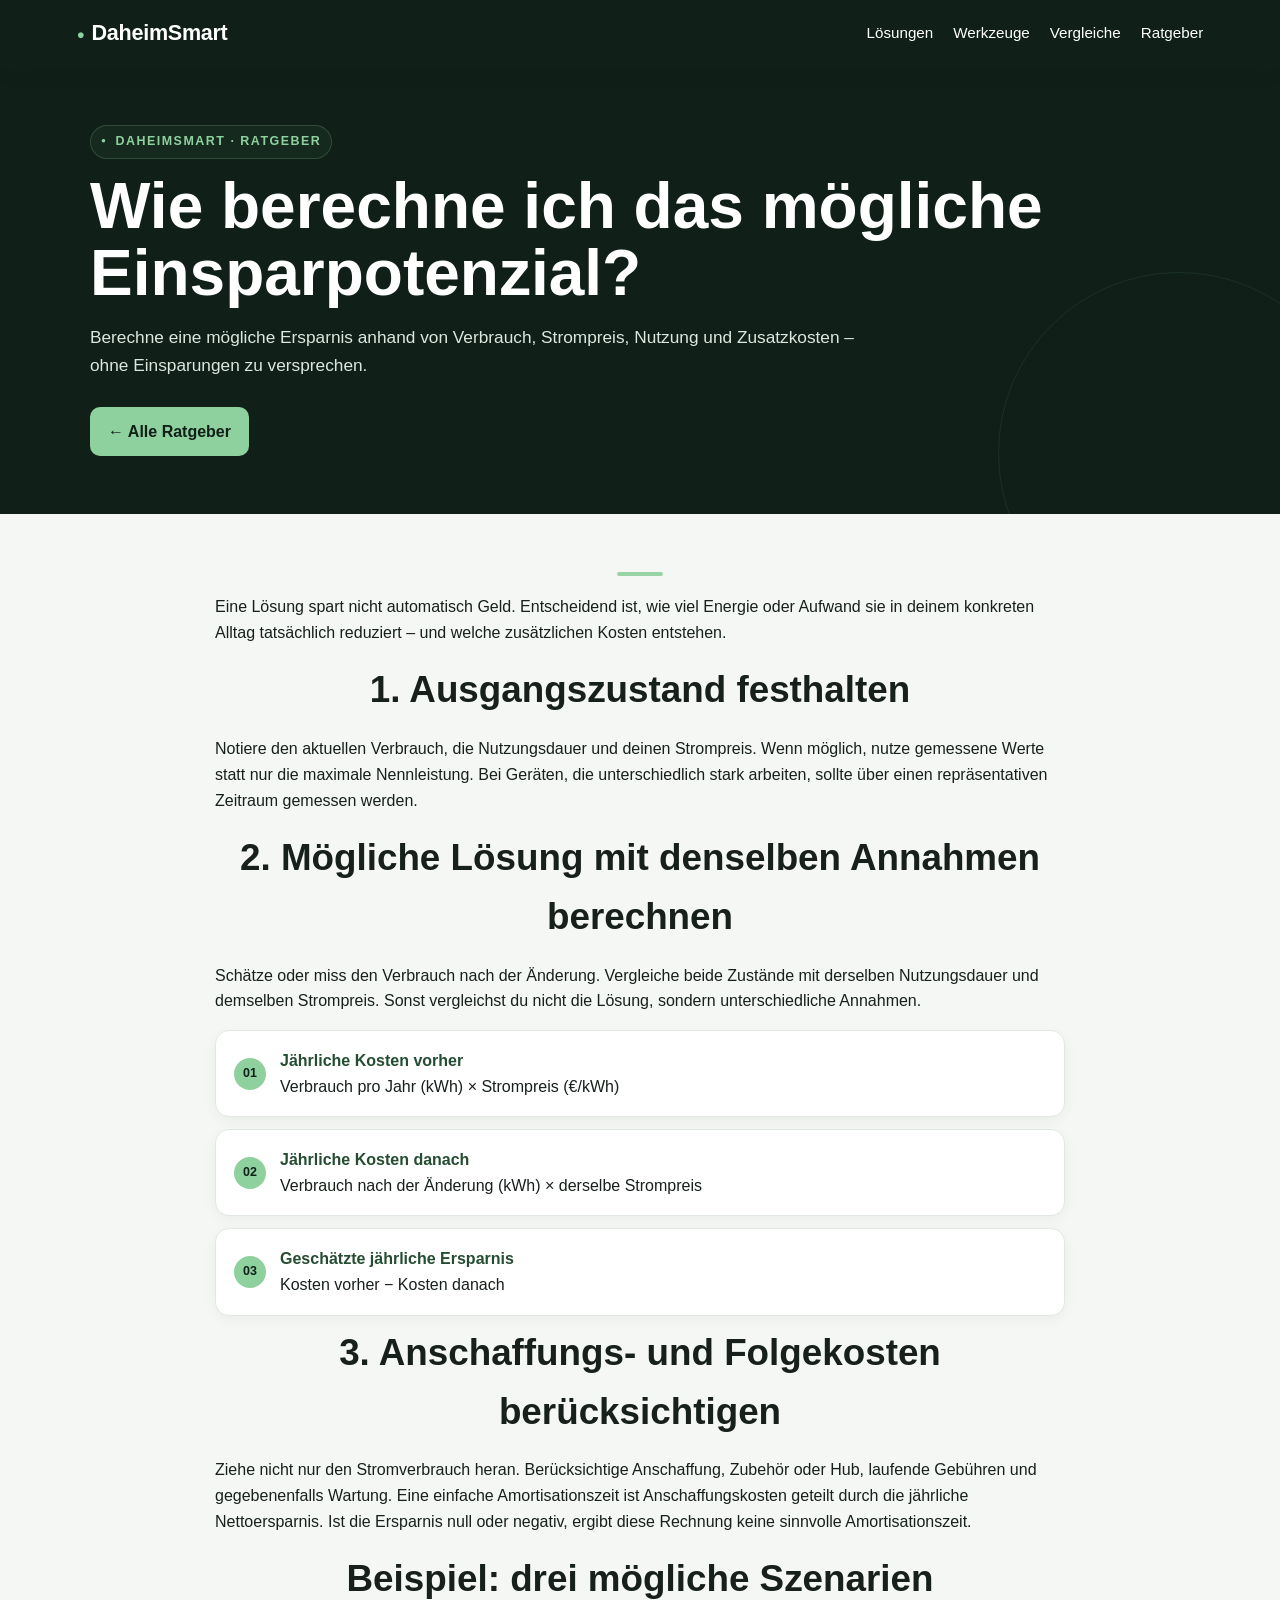
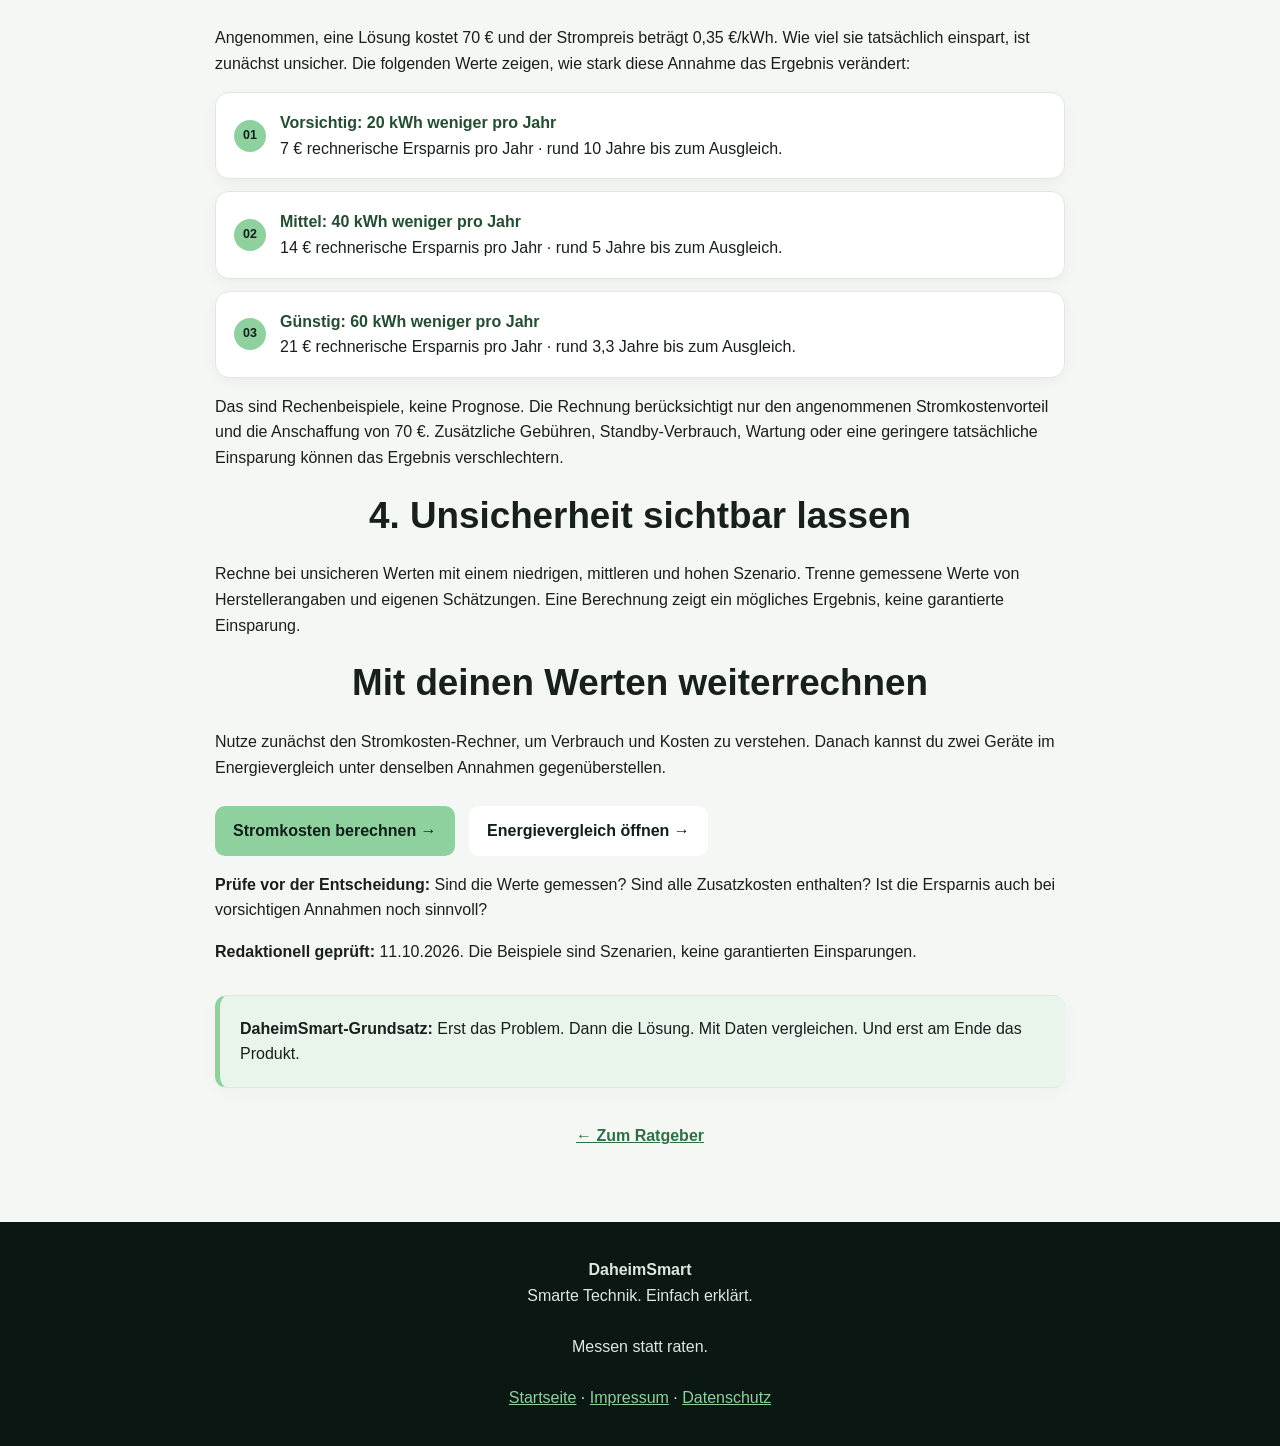
<file: ratgeber-sparpotenzial.html>
<!doctype html><html lang="de"><head><meta charset="utf-8"><meta name="viewport" content="width=device-width,initial-scale=1"><meta name="description" content="Berechne eine mögliche Ersparnis anhand von Verbrauch, Strompreis, Nutzung und Zusatzkosten – ohne Einsparungen zu versprechen."><meta name="theme-color" content="#102019"><meta property="og:type" content="article"><meta property="og:site_name" content="DaheimSmart"><meta property="og:locale" content="de_DE"><meta property="og:title" content="Wie berechne ich das mögliche Einsparpotenzial? | DaheimSmart"><meta property="og:description" content="Berechne eine mögliche Ersparnis anhand von Verbrauch, Strompreis, Nutzung und Zusatzkosten – ohne Einsparungen zu versprechen."><meta property="og:url" content="https://daheimsmart-jose.netlify.app/ratgeber-sparpotenzial.html"><link rel="canonical" href="https://daheimsmart-jose.netlify.app/ratgeber-sparpotenzial.html"><link rel="stylesheet" href="hub.css"><title>Wie berechne ich das mögliche Einsparpotenzial? | DaheimSmart</title></head><body><a class="skip" href="#main-content">Zum Inhalt springen</a><header><div class="logo">DaheimSmart</div><button class="menu-toggle" type="button" aria-expanded="false" aria-controls="main-nav" aria-label="Menü öffnen">☰</button><nav id="main-nav" aria-label="Hauptnavigation"><a href="index.html#loesungen">Lösungen</a><a href="index.html#werkzeuge">Werkzeuge</a><a href="vergleiche.html">Vergleiche</a><a href="ratgeber.html">Ratgeber</a></nav></header><main id="main-content"><section class="hero"><div class="hero-inner"><div class="eyebrow">DaheimSmart · Ratgeber</div><h1>Wie berechne ich das mögliche Einsparpotenzial?</h1><p>Berechne eine mögliche Ersparnis anhand von Verbrauch, Strompreis, Nutzung und Zusatzkosten – ohne Einsparungen zu versprechen.</p><a class="btn" href="ratgeber.html">← Alle Ratgeber</a></div></section><section class="section"><article style="max-width:850px;margin:auto"><p>Eine Lösung spart nicht automatisch Geld. Entscheidend ist, wie viel Energie oder Aufwand sie in deinem konkreten Alltag tatsächlich reduziert – und welche zusätzlichen Kosten entstehen.</p><h2>1. Ausgangszustand festhalten</h2><p>Notiere den aktuellen Verbrauch, die Nutzungsdauer und deinen Strompreis. Wenn möglich, nutze gemessene Werte statt nur die maximale Nennleistung. Bei Geräten, die unterschiedlich stark arbeiten, sollte über einen repräsentativen Zeitraum gemessen werden.</p><h2>2. Mögliche Lösung mit denselben Annahmen berechnen</h2><p>Schätze oder miss den Verbrauch nach der Änderung. Vergleiche beide Zustände mit derselben Nutzungsdauer und demselben Strompreis. Sonst vergleichst du nicht die Lösung, sondern unterschiedliche Annahmen.</p><div class="path"><div><strong>Jährliche Kosten vorher</strong><br>Verbrauch pro Jahr (kWh) × Strompreis (€/kWh)</div><div><strong>Jährliche Kosten danach</strong><br>Verbrauch nach der Änderung (kWh) × derselbe Strompreis</div><div><strong>Geschätzte jährliche Ersparnis</strong><br>Kosten vorher − Kosten danach</div></div><h2>3. Anschaffungs- und Folgekosten berücksichtigen</h2><p>Ziehe nicht nur den Stromverbrauch heran. Berücksichtige Anschaffung, Zubehör oder Hub, laufende Gebühren und gegebenenfalls Wartung. Eine einfache Amortisationszeit ist Anschaffungskosten geteilt durch die jährliche Nettoersparnis. Ist die Ersparnis null oder negativ, ergibt diese Rechnung keine sinnvolle Amortisationszeit.</p><h2>Beispiel: drei mögliche Szenarien</h2><p>Angenommen, eine Lösung kostet 70 € und der Strompreis beträgt 0,35 €/kWh. Wie viel sie tatsächlich einspart, ist zunächst unsicher. Die folgenden Werte zeigen, wie stark diese Annahme das Ergebnis verändert:</p><div class="path"><div><strong>Vorsichtig: 20 kWh weniger pro Jahr</strong><br>7 € rechnerische Ersparnis pro Jahr · rund 10 Jahre bis zum Ausgleich.</div><div><strong>Mittel: 40 kWh weniger pro Jahr</strong><br>14 € rechnerische Ersparnis pro Jahr · rund 5 Jahre bis zum Ausgleich.</div><div><strong>Günstig: 60 kWh weniger pro Jahr</strong><br>21 € rechnerische Ersparnis pro Jahr · rund 3,3 Jahre bis zum Ausgleich.</div></div><p>Das sind Rechenbeispiele, keine Prognose. Die Rechnung berücksichtigt nur den angenommenen Stromkostenvorteil und die Anschaffung von 70 €. Zusätzliche Gebühren, Standby-Verbrauch, Wartung oder eine geringere tatsächliche Einsparung können das Ergebnis verschlechtern.</p><h2>4. Unsicherheit sichtbar lassen</h2><p>Rechne bei unsicheren Werten mit einem niedrigen, mittleren und hohen Szenario. Trenne gemessene Werte von Herstellerangaben und eigenen Schätzungen. Eine Berechnung zeigt ein mögliches Ergebnis, keine garantierte Einsparung.</p><h2>Mit deinen Werten weiterrechnen</h2><p>Nutze zunächst den Stromkosten-Rechner, um Verbrauch und Kosten zu verstehen. Danach kannst du zwei Geräte im Energievergleich unter denselben Annahmen gegenüberstellen.</p><p><a class="btn" href="index.html#rechner">Stromkosten berechnen →</a> <a class="btn alt" href="index.html#vergleich">Energievergleich öffnen →</a></p><p><strong>Prüfe vor der Entscheidung:</strong> Sind die Werte gemessen? Sind alle Zusatzkosten enthalten? Ist die Ersparnis auch bei vorsichtigen Annahmen noch sinnvoll?</p><p class="meta"><strong>Redaktionell geprüft:</strong> 11.10.2026. Die Beispiele sind Szenarien, keine garantierten Einsparungen.</p><div class="notice"><strong>DaheimSmart-Grundsatz:</strong> Erst das Problem. Dann die Lösung. Mit Daten vergleichen. Und erst am Ende das Produkt.</div><p class="back"><a href="ratgeber.html">← Zum Ratgeber</a></p></article></section></main><footer><strong>DaheimSmart</strong><br>Smarte Technik. Einfach erklärt.<br><br>Messen statt raten.<br><br><a href="index.html">Startseite</a> · <a href="impressum.html">Impressum</a> · <a href="datenschutz.html">Datenschutz</a></footer><script>const menuButton=document.querySelector('.menu-toggle'),mainNav=document.getElementById('main-nav');function closeMenu(){mainNav.classList.remove('open');menuButton.setAttribute('aria-expanded','false');menuButton.setAttribute('aria-label','Menü öffnen')}menuButton.addEventListener('click',()=>{const open=mainNav.classList.toggle('open');menuButton.setAttribute('aria-expanded',String(open));menuButton.setAttribute('aria-label',open?'Menü schließen':'Menü öffnen')});mainNav.querySelectorAll('a').forEach(link=>link.addEventListener('click',closeMenu));document.addEventListener('keydown',event=>{if(event.key==='Escape'&&mainNav.classList.contains('open')){closeMenu();menuButton.focus()}});</script></body></html>
</file>
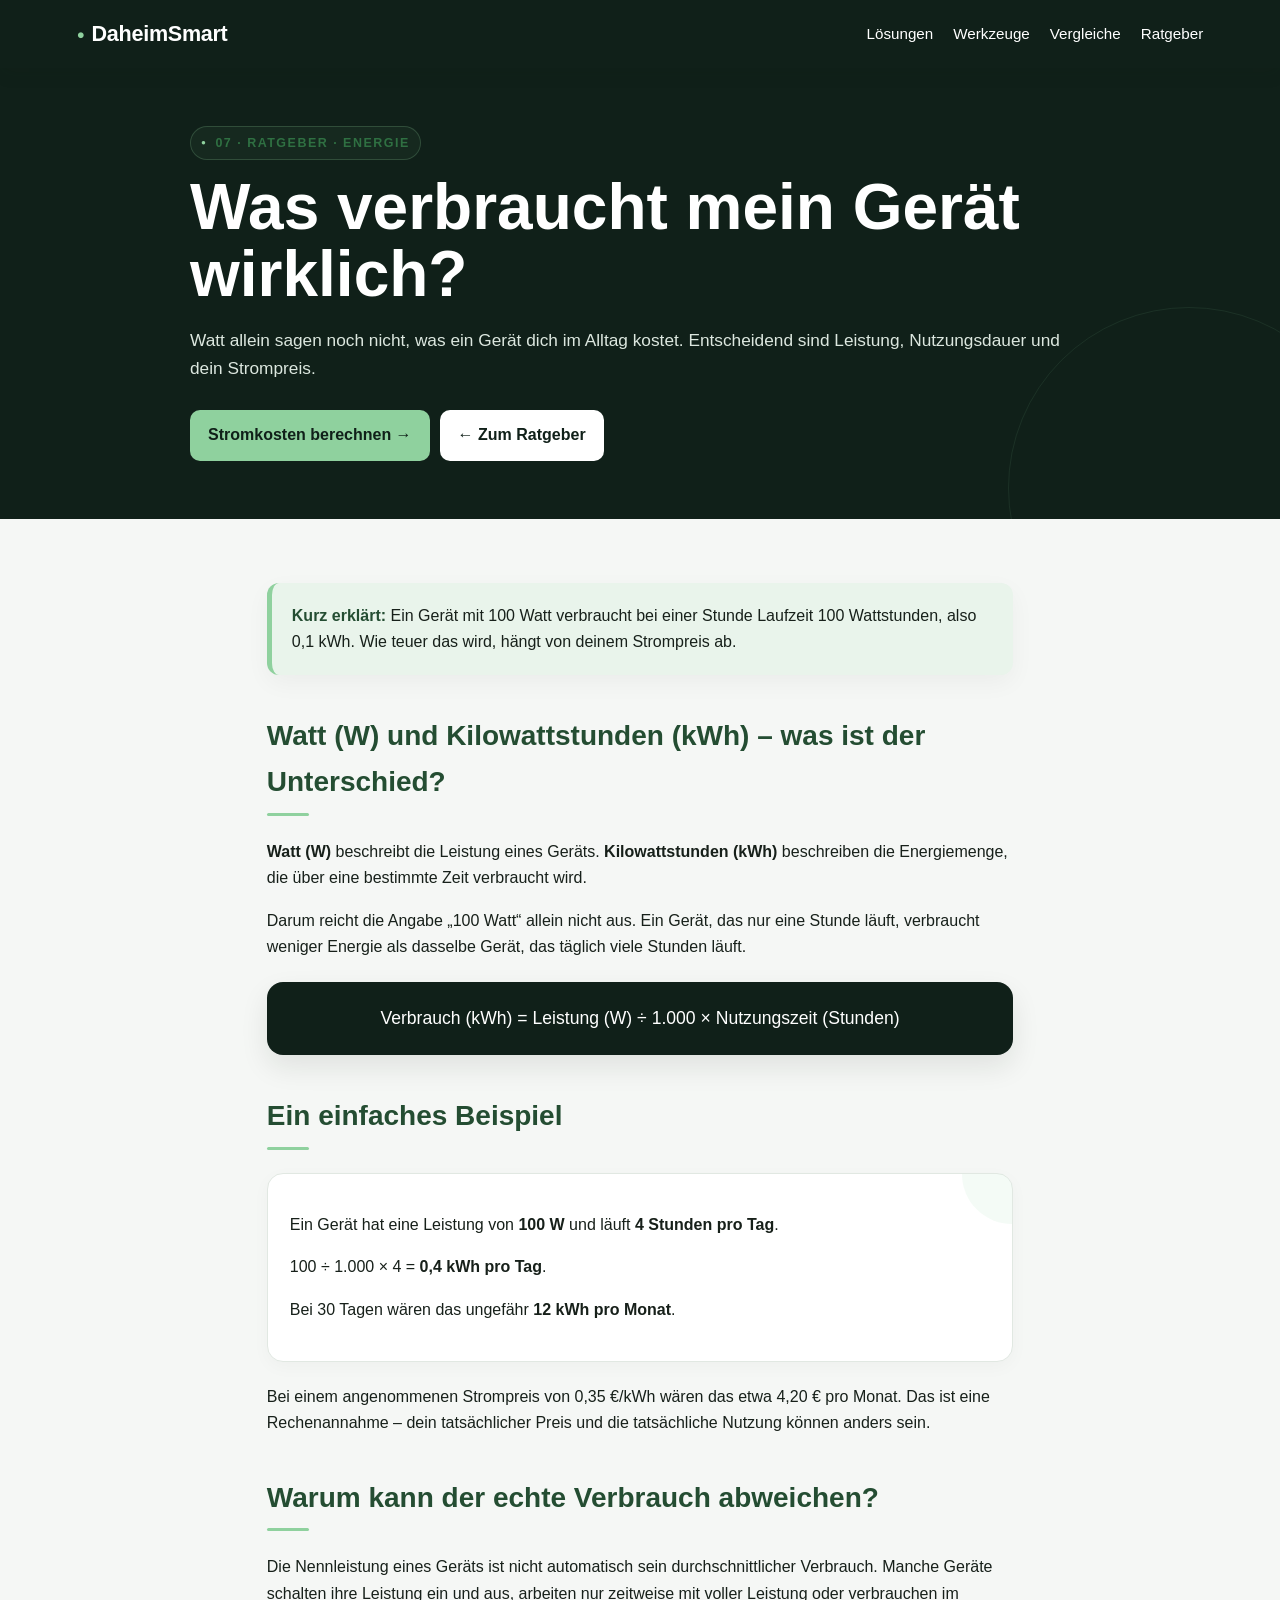
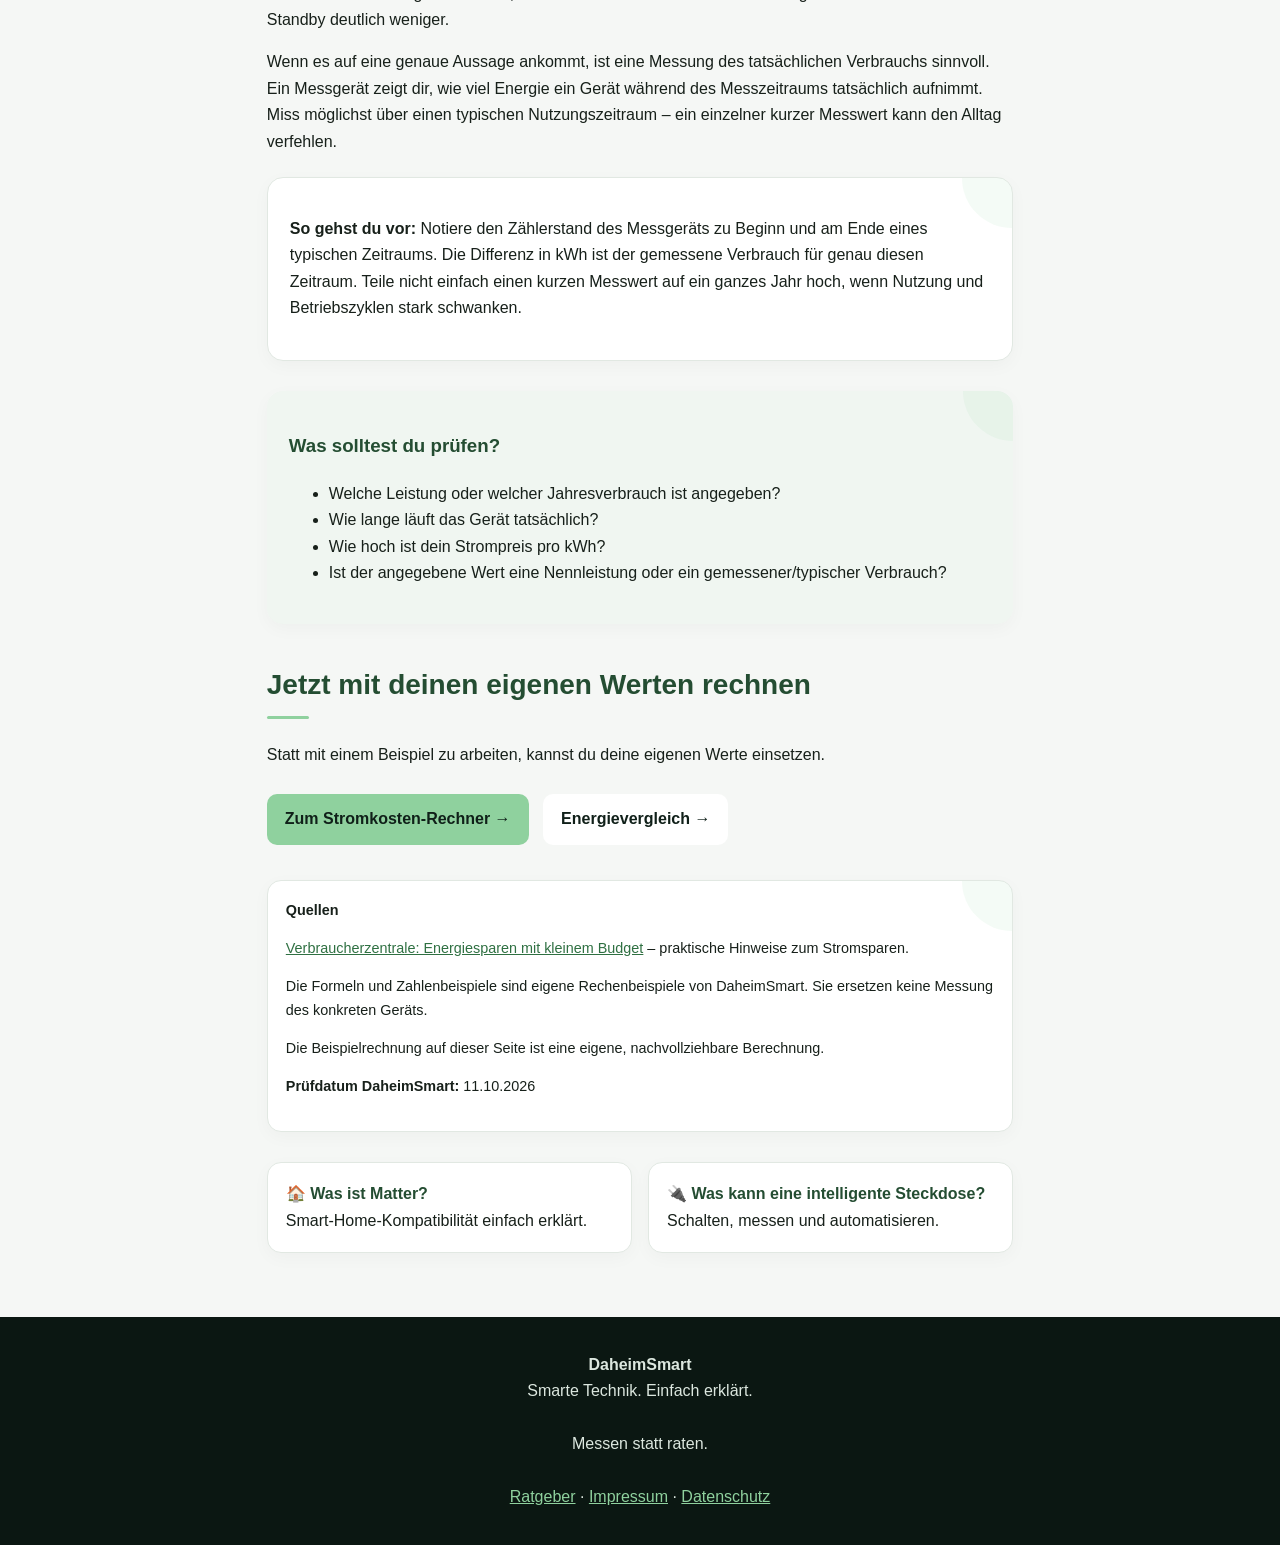
<file: ratgeber-stromverbrauch.html>
<!doctype html><html lang="de"><head><meta charset="utf-8"><meta name="viewport" content="width=device-width,initial-scale=1"><meta name="description" content="Verstehe Watt, Kilowattstunden und Stromkosten mit einem einfachen Beispiel und dem DaheimSmart-Stromkosten-Rechner."><meta name="theme-color" content="#102019"><meta property="og:type" content="article"><meta property="og:site_name" content="DaheimSmart"><meta property="og:locale" content="de_DE"><meta property="og:title" content="Was verbraucht mein Gerät wirklich? | DaheimSmart"><meta property="og:description" content="Verstehe Watt, Kilowattstunden und Stromkosten mit einem einfachen Beispiel und dem DaheimSmart-Stromkosten-Rechner."><meta property="og:url" content="https://daheimsmart-jose.netlify.app/ratgeber-stromverbrauch.html"><link rel="canonical" href="https://daheimsmart-jose.netlify.app/ratgeber-stromverbrauch.html"><title>Was verbraucht mein Gerät wirklich? | DaheimSmart</title><link rel="stylesheet" href="ratgeber.css"></head><body><a class="skip" href="#main-content">Zum Inhalt springen</a><header><div class="logo">DaheimSmart</div><button class="menu-toggle" type="button" aria-expanded="false" aria-controls="main-nav" aria-label="Menü öffnen">☰</button><nav id="main-nav" aria-label="Hauptnavigation"><a href="index.html#loesungen">Lösungen</a><a href="werkzeuge.html">Werkzeuge</a><a href="vergleiche.html">Vergleiche</a><a href="ratgeber.html">Ratgeber</a></nav></header><main id="main-content"><section class="hero"><div class="hero-inner"><div class="eyebrow">07 · Ratgeber · Energie</div><h1>Was verbraucht mein Gerät wirklich?</h1><p>Watt allein sagen noch nicht, was ein Gerät dich im Alltag kostet. Entscheidend sind Leistung, Nutzungsdauer und dein Strompreis.</p><a class="btn" href="index.html#rechner">Stromkosten berechnen →</a><a class="btn alt" href="ratgeber.html">← Zum Ratgeber</a></div></section><article class="wrap"><div class="answer"><strong>Kurz erklärt:</strong> Ein Gerät mit 100 Watt verbraucht bei einer Stunde Laufzeit 100 Wattstunden, also 0,1 kWh. Wie teuer das wird, hängt von deinem Strompreis ab.</div><h2>Watt (W) und Kilowattstunden (kWh) – was ist der Unterschied?</h2><p><strong>Watt (W)</strong> beschreibt die Leistung eines Geräts. <strong>Kilowattstunden (kWh)</strong> beschreiben die Energiemenge, die über eine bestimmte Zeit verbraucht wird.</p><p>Darum reicht die Angabe „100 Watt“ allein nicht aus. Ein Gerät, das nur eine Stunde läuft, verbraucht weniger Energie als dasselbe Gerät, das täglich viele Stunden läuft.</p><div class="formula">Verbrauch (kWh) = Leistung (W) ÷ 1.000 × Nutzungszeit (Stunden)</div><h2>Ein einfaches Beispiel</h2><div class="example"><p>Ein Gerät hat eine Leistung von <strong>100 W</strong> und läuft <strong>4 Stunden pro Tag</strong>.</p><p>100 ÷ 1.000 × 4 = <strong>0,4 kWh pro Tag</strong>.</p><p>Bei 30 Tagen wären das ungefähr <strong>12 kWh pro Monat</strong>.</p></div><p>Bei einem angenommenen Strompreis von 0,35 €/kWh wären das etwa 4,20 € pro Monat. Das ist eine Rechenannahme – dein tatsächlicher Preis und die tatsächliche Nutzung können anders sein.</p><h2>Warum kann der echte Verbrauch abweichen?</h2><p>Die Nennleistung eines Geräts ist nicht automatisch sein durchschnittlicher Verbrauch. Manche Geräte schalten ihre Leistung ein und aus, arbeiten nur zeitweise mit voller Leistung oder verbrauchen im Standby deutlich weniger.</p><p>Wenn es auf eine genaue Aussage ankommt, ist eine Messung des tatsächlichen Verbrauchs sinnvoll. Ein Messgerät zeigt dir, wie viel Energie ein Gerät während des Messzeitraums tatsächlich aufnimmt. Miss möglichst über einen typischen Nutzungszeitraum – ein einzelner kurzer Messwert kann den Alltag verfehlen.</p><div class="example"><p><strong>So gehst du vor:</strong> Notiere den Zählerstand des Messgeräts zu Beginn und am Ende eines typischen Zeitraums. Die Differenz in kWh ist der gemessene Verbrauch für genau diesen Zeitraum. Teile nicht einfach einen kurzen Messwert auf ein ganzes Jahr hoch, wenn Nutzung und Betriebszyklen stark schwanken.</p></div><div class="check"><h3>Was solltest du prüfen?</h3><ul><li>Welche Leistung oder welcher Jahresverbrauch ist angegeben?</li><li>Wie lange läuft das Gerät tatsächlich?</li><li>Wie hoch ist dein Strompreis pro kWh?</li><li>Ist der angegebene Wert eine Nennleistung oder ein gemessener/typischer Verbrauch?</li></ul></div><h2>Jetzt mit deinen eigenen Werten rechnen</h2><p>Statt mit einem Beispiel zu arbeiten, kannst du deine eigenen Werte einsetzen.</p><a class="btn" href="index.html#rechner">Zum Stromkosten-Rechner →</a> <a class="btn alt" href="index.html#vergleich">Energievergleich →</a><div class="sources"><strong>Quellen</strong><p><a href="https://www.verbraucherzentrale.de/wissen/energie/strom-sparen/energiesparen-mit-kleinem-budget-85926">Verbraucherzentrale: Energiesparen mit kleinem Budget</a> – praktische Hinweise zum Stromsparen.</p><p>Die Formeln und Zahlenbeispiele sind eigene Rechenbeispiele von DaheimSmart. Sie ersetzen keine Messung des konkreten Geräts.</p><p>Die Beispielrechnung auf dieser Seite ist eine eigene, nachvollziehbare Berechnung.</p><p><strong>Prüfdatum DaheimSmart:</strong> 11.10.2026</p></div><div class="related"><a href="ratgeber-matter.html"><strong>🏠 Was ist Matter?</strong><br>Smart-Home-Kompatibilität einfach erklärt.</a><a href="ratgeber-intelligente-steckdose.html"><strong>🔌 Was kann eine intelligente Steckdose?</strong><br>Schalten, messen und automatisieren.</a></div></article></main><footer><strong>DaheimSmart</strong><br>Smarte Technik. Einfach erklärt.<br><br>Messen statt raten.<br><br><a href="ratgeber.html">Ratgeber</a> · <a href="impressum.html">Impressum</a> · <a href="datenschutz.html">Datenschutz</a></footer><script>const menuButton=document.querySelector('.menu-toggle'),mainNav=document.getElementById('main-nav');function closeMenu(){mainNav.classList.remove('open');menuButton.setAttribute('aria-expanded','false');menuButton.setAttribute('aria-label','Menü öffnen')}menuButton.addEventListener('click',()=>{const open=mainNav.classList.toggle('open');menuButton.setAttribute('aria-expanded',String(open));menuButton.setAttribute('aria-label',open?'Menü schließen':'Menü öffnen')});mainNav.querySelectorAll('a').forEach(link=>link.addEventListener('click',closeMenu));document.addEventListener('keydown',event=>{if(event.key==='Escape'&&mainNav.classList.contains('open')){closeMenu();menuButton.focus()}});</script></body></html>
</file>
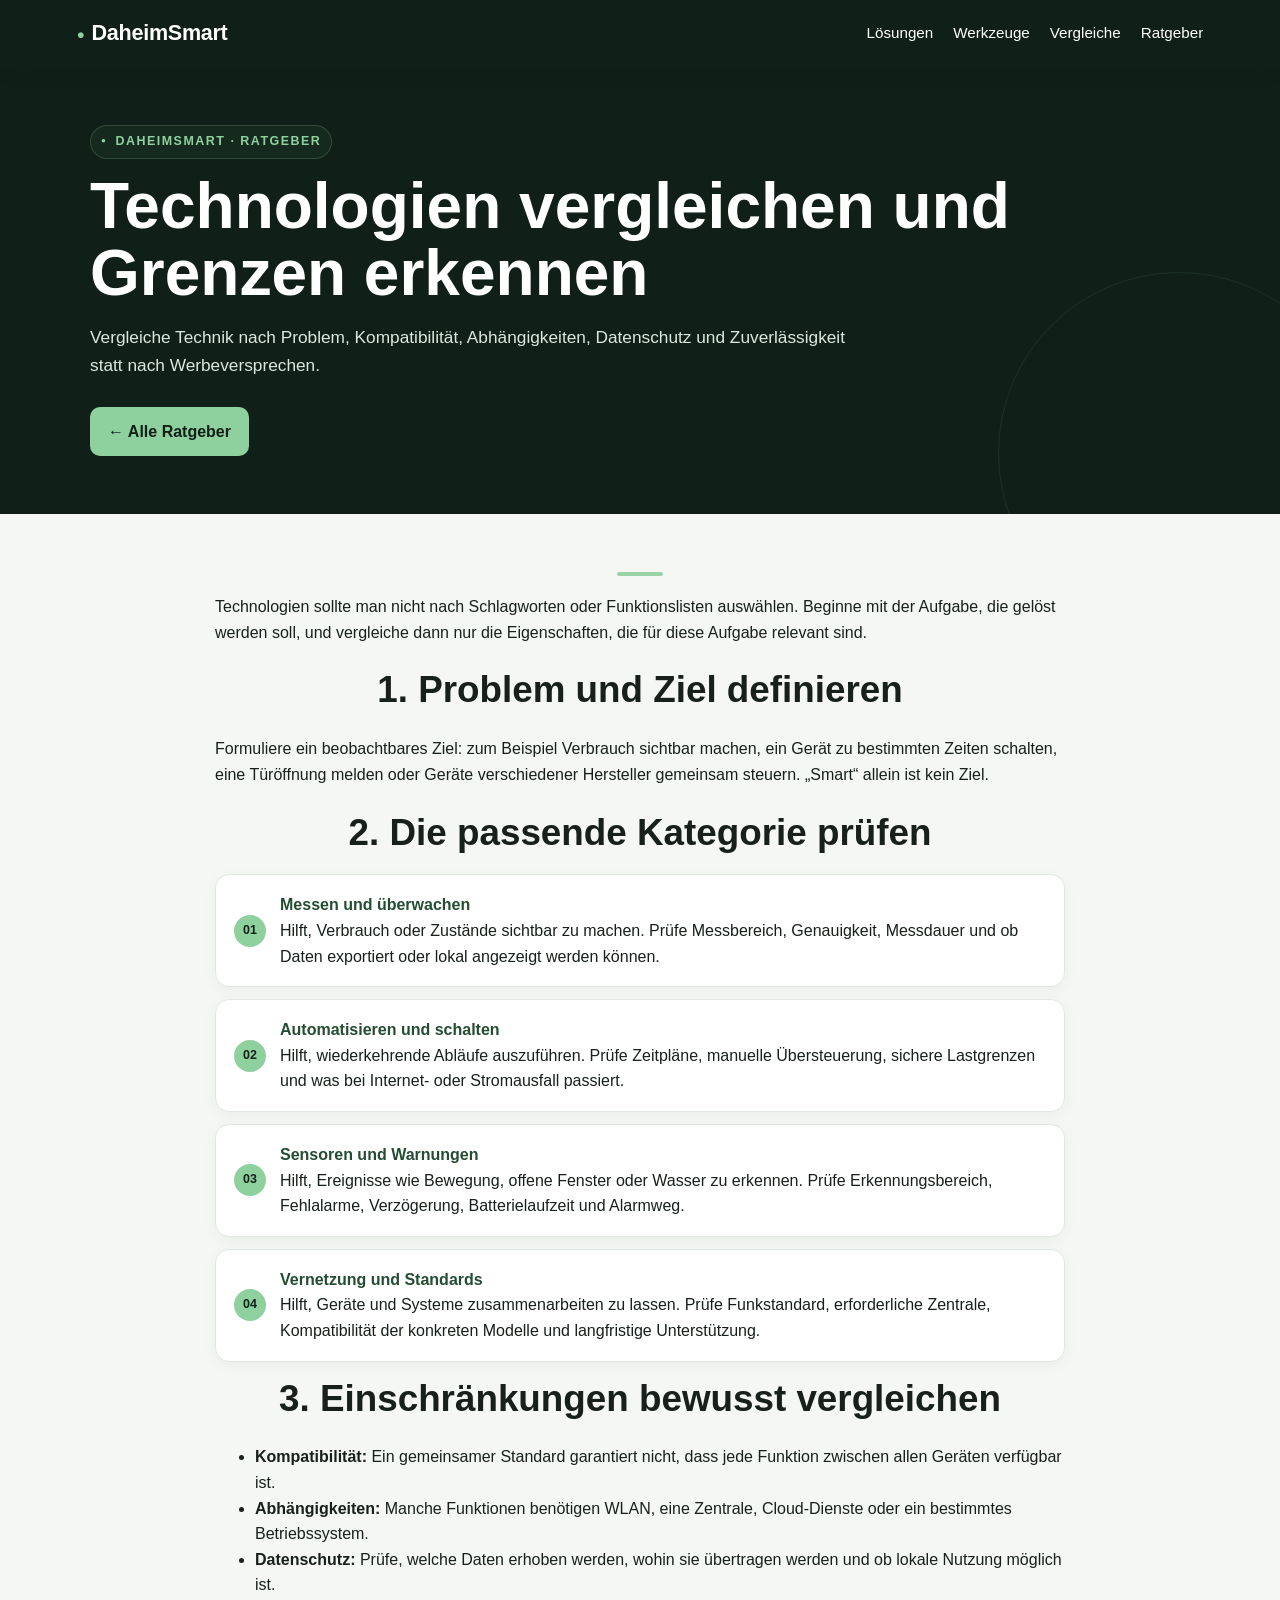
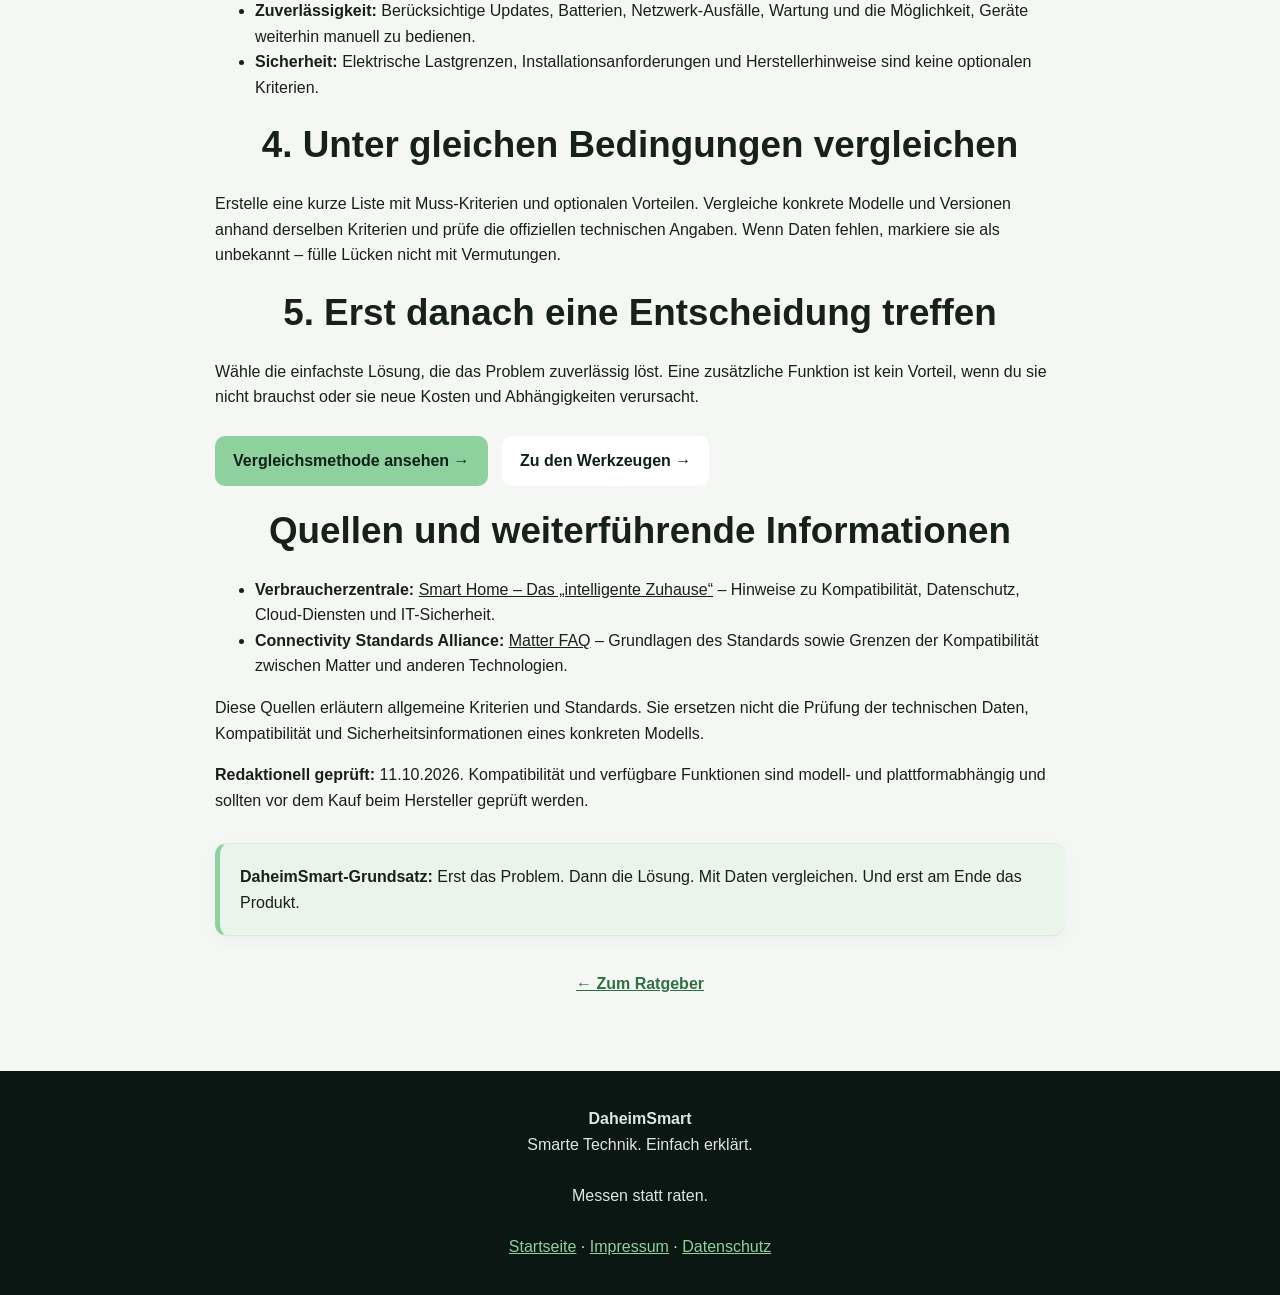
<file: ratgeber-vergleich-technologien.html>
<!doctype html><html lang="de"><head><meta charset="utf-8"><meta name="viewport" content="width=device-width,initial-scale=1"><meta name="description" content="Vergleiche Technik nach Problem, Kompatibilität, Abhängigkeiten, Datenschutz und Zuverlässigkeit statt nach Werbeversprechen."><meta name="theme-color" content="#102019"><meta property="og:type" content="article"><meta property="og:site_name" content="DaheimSmart"><meta property="og:locale" content="de_DE"><meta property="og:title" content="Technologien vergleichen und Grenzen erkennen | DaheimSmart"><meta property="og:description" content="Vergleiche Technik nach Problem, Kompatibilität, Abhängigkeiten, Datenschutz und Zuverlässigkeit statt nach Werbeversprechen."><meta property="og:url" content="https://daheimsmart-jose.netlify.app/ratgeber-vergleich-technologien.html"><link rel="canonical" href="https://daheimsmart-jose.netlify.app/ratgeber-vergleich-technologien.html"><link rel="stylesheet" href="hub.css"><title>Technologien vergleichen und Grenzen erkennen | DaheimSmart</title></head><body><a class="skip" href="#main-content">Zum Inhalt springen</a><header><div class="logo">DaheimSmart</div><button class="menu-toggle" type="button" aria-expanded="false" aria-controls="main-nav" aria-label="Menü öffnen">☰</button><nav id="main-nav" aria-label="Hauptnavigation"><a href="index.html#loesungen">Lösungen</a><a href="index.html#werkzeuge">Werkzeuge</a><a href="vergleiche.html">Vergleiche</a><a href="ratgeber.html">Ratgeber</a></nav></header><main id="main-content"><section class="hero"><div class="hero-inner"><div class="eyebrow">DaheimSmart · Ratgeber</div><h1>Technologien vergleichen und Grenzen erkennen</h1><p>Vergleiche Technik nach Problem, Kompatibilität, Abhängigkeiten, Datenschutz und Zuverlässigkeit statt nach Werbeversprechen.</p><a class="btn" href="ratgeber.html">← Alle Ratgeber</a></div></section><section class="section"><article style="max-width:850px;margin:auto"><p>Technologien sollte man nicht nach Schlagworten oder Funktionslisten auswählen. Beginne mit der Aufgabe, die gelöst werden soll, und vergleiche dann nur die Eigenschaften, die für diese Aufgabe relevant sind.</p><h2>1. Problem und Ziel definieren</h2><p>Formuliere ein beobachtbares Ziel: zum Beispiel Verbrauch sichtbar machen, ein Gerät zu bestimmten Zeiten schalten, eine Türöffnung melden oder Geräte verschiedener Hersteller gemeinsam steuern. „Smart“ allein ist kein Ziel.</p><h2>2. Die passende Kategorie prüfen</h2><div class="path"><div><strong>Messen und überwachen</strong><br>Hilft, Verbrauch oder Zustände sichtbar zu machen. Prüfe Messbereich, Genauigkeit, Messdauer und ob Daten exportiert oder lokal angezeigt werden können.</div><div><strong>Automatisieren und schalten</strong><br>Hilft, wiederkehrende Abläufe auszuführen. Prüfe Zeitpläne, manuelle Übersteuerung, sichere Lastgrenzen und was bei Internet- oder Stromausfall passiert.</div><div><strong>Sensoren und Warnungen</strong><br>Hilft, Ereignisse wie Bewegung, offene Fenster oder Wasser zu erkennen. Prüfe Erkennungsbereich, Fehlalarme, Verzögerung, Batterielaufzeit und Alarmweg.</div><div><strong>Vernetzung und Standards</strong><br>Hilft, Geräte und Systeme zusammenarbeiten zu lassen. Prüfe Funkstandard, erforderliche Zentrale, Kompatibilität der konkreten Modelle und langfristige Unterstützung.</div></div><h2>3. Einschränkungen bewusst vergleichen</h2><ul><li><strong>Kompatibilität:</strong> Ein gemeinsamer Standard garantiert nicht, dass jede Funktion zwischen allen Geräten verfügbar ist.</li><li><strong>Abhängigkeiten:</strong> Manche Funktionen benötigen WLAN, eine Zentrale, Cloud-Dienste oder ein bestimmtes Betriebssystem.</li><li><strong>Datenschutz:</strong> Prüfe, welche Daten erhoben werden, wohin sie übertragen werden und ob lokale Nutzung möglich ist.</li><li><strong>Zuverlässigkeit:</strong> Berücksichtige Updates, Batterien, Netzwerk-Ausfälle, Wartung und die Möglichkeit, Geräte weiterhin manuell zu bedienen.</li><li><strong>Sicherheit:</strong> Elektrische Lastgrenzen, Installationsanforderungen und Herstellerhinweise sind keine optionalen Kriterien.</li></ul><h2>4. Unter gleichen Bedingungen vergleichen</h2><p>Erstelle eine kurze Liste mit Muss-Kriterien und optionalen Vorteilen. Vergleiche konkrete Modelle und Versionen anhand derselben Kriterien und prüfe die offiziellen technischen Angaben. Wenn Daten fehlen, markiere sie als unbekannt – fülle Lücken nicht mit Vermutungen.</p><h2>5. Erst danach eine Entscheidung treffen</h2><p>Wähle die einfachste Lösung, die das Problem zuverlässig löst. Eine zusätzliche Funktion ist kein Vorteil, wenn du sie nicht brauchst oder sie neue Kosten und Abhängigkeiten verursacht.</p><p><a class="btn" href="vergleiche.html">Vergleichsmethode ansehen →</a> <a class="btn alt" href="werkzeuge.html">Zu den Werkzeugen →</a></p><h2>Quellen und weiterführende Informationen</h2><ul><li><strong>Verbraucherzentrale:</strong> <a href="https://www.verbraucherzentrale.de/wissen/umwelt-haushalt/wohnen/smart-home-das-intelligente-zuhause-6882" target="_blank" rel="noopener noreferrer">Smart Home – Das „intelligente Zuhause“</a> – Hinweise zu Kompatibilität, Datenschutz, Cloud-Diensten und IT-Sicherheit.</li><li><strong>Connectivity Standards Alliance:</strong> <a href="https://csa-iot.org/all-solutions/matter/matter-faq/" target="_blank" rel="noopener noreferrer">Matter FAQ</a> – Grundlagen des Standards sowie Grenzen der Kompatibilität zwischen Matter und anderen Technologien.</li></ul><p>Diese Quellen erläutern allgemeine Kriterien und Standards. Sie ersetzen nicht die Prüfung der technischen Daten, Kompatibilität und Sicherheitsinformationen eines konkreten Modells.</p><p class="meta"><strong>Redaktionell geprüft:</strong> 11.10.2026. Kompatibilität und verfügbare Funktionen sind modell- und plattformabhängig und sollten vor dem Kauf beim Hersteller geprüft werden.</p><div class="notice"><strong>DaheimSmart-Grundsatz:</strong> Erst das Problem. Dann die Lösung. Mit Daten vergleichen. Und erst am Ende das Produkt.</div><p class="back"><a href="ratgeber.html">← Zum Ratgeber</a></p></article></section></main><footer><strong>DaheimSmart</strong><br>Smarte Technik. Einfach erklärt.<br><br>Messen statt raten.<br><br><a href="index.html">Startseite</a> · <a href="impressum.html">Impressum</a> · <a href="datenschutz.html">Datenschutz</a></footer><script>const menuButton=document.querySelector('.menu-toggle'),mainNav=document.getElementById('main-nav');function closeMenu(){mainNav.classList.remove('open');menuButton.setAttribute('aria-expanded','false');menuButton.setAttribute('aria-label','Menü öffnen')}menuButton.addEventListener('click',()=>{const open=mainNav.classList.toggle('open');menuButton.setAttribute('aria-expanded',String(open));menuButton.setAttribute('aria-label',open?'Menü schließen':'Menü öffnen')});mainNav.querySelectorAll('a').forEach(link=>link.addEventListener('click',closeMenu));document.addEventListener('keydown',event=>{if(event.key==='Escape'&&mainNav.classList.contains('open')){closeMenu();menuButton.focus()}});</script></body></html>
</file>
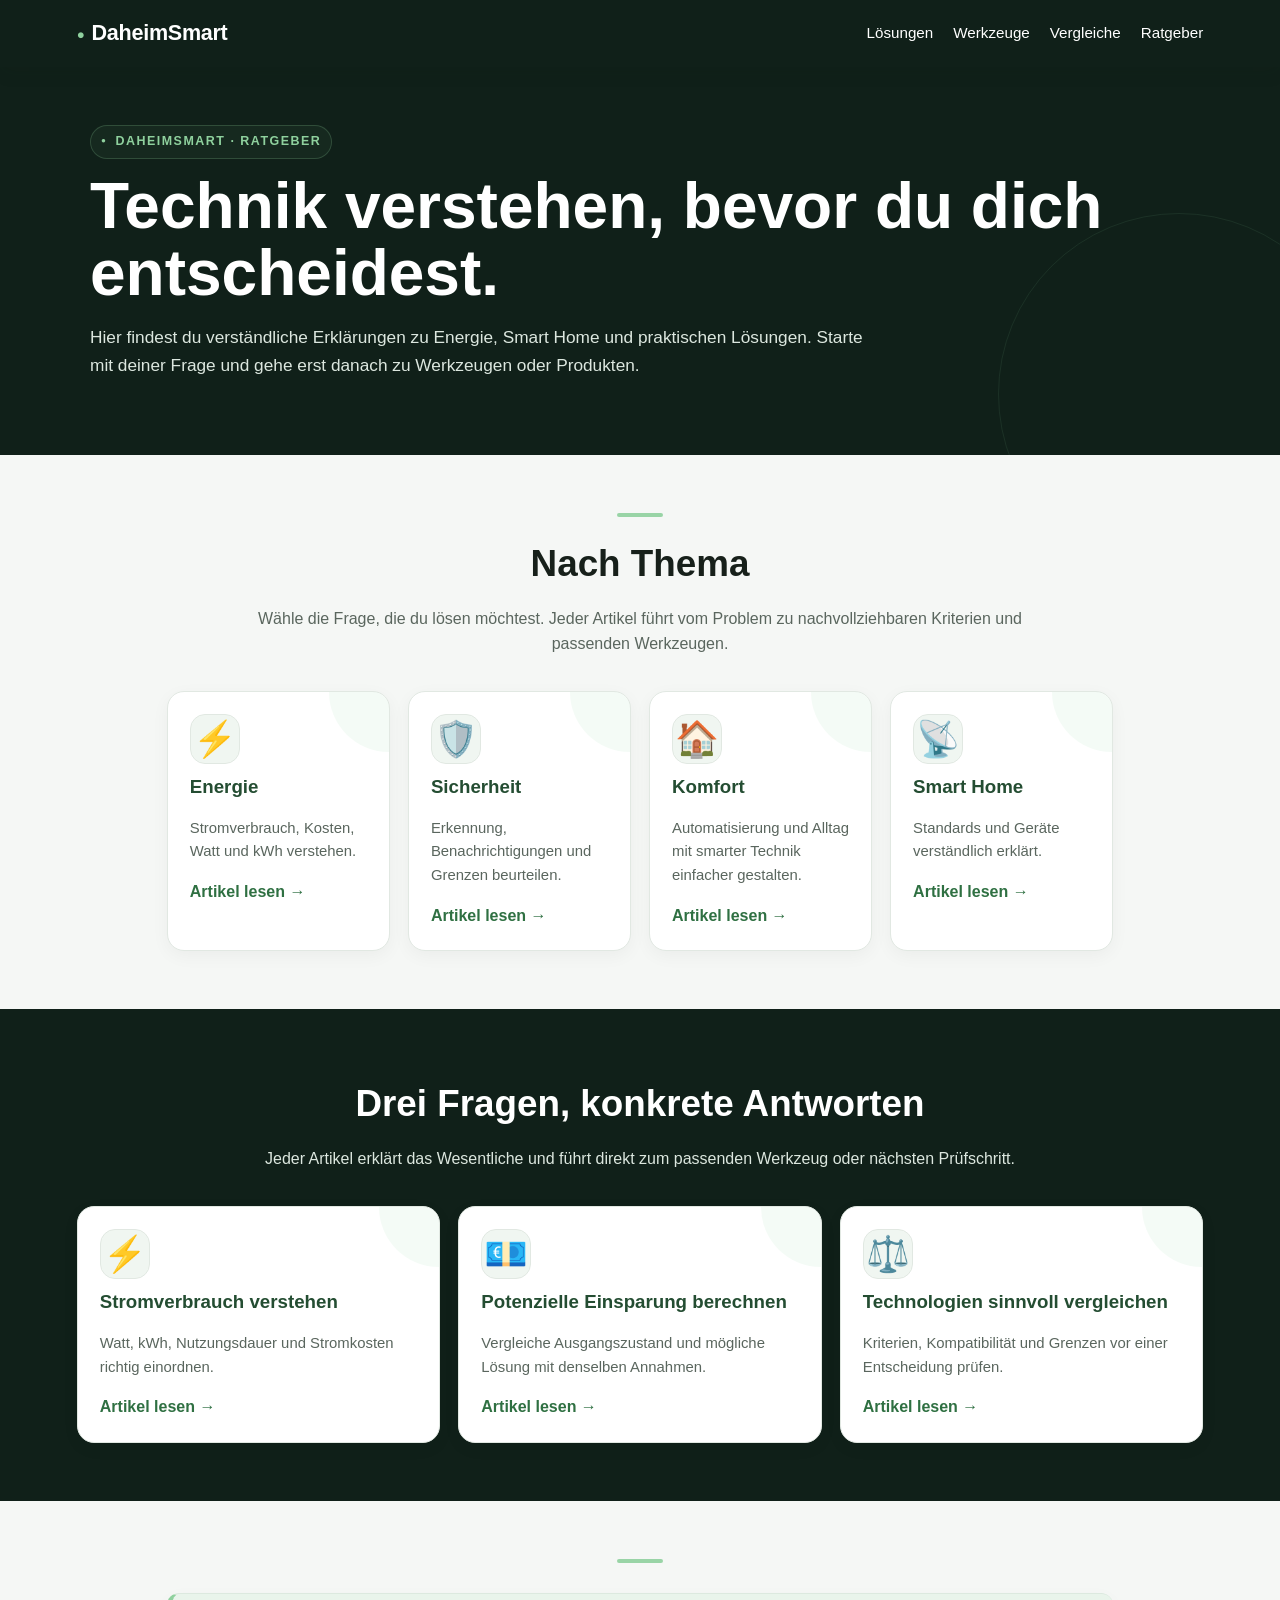
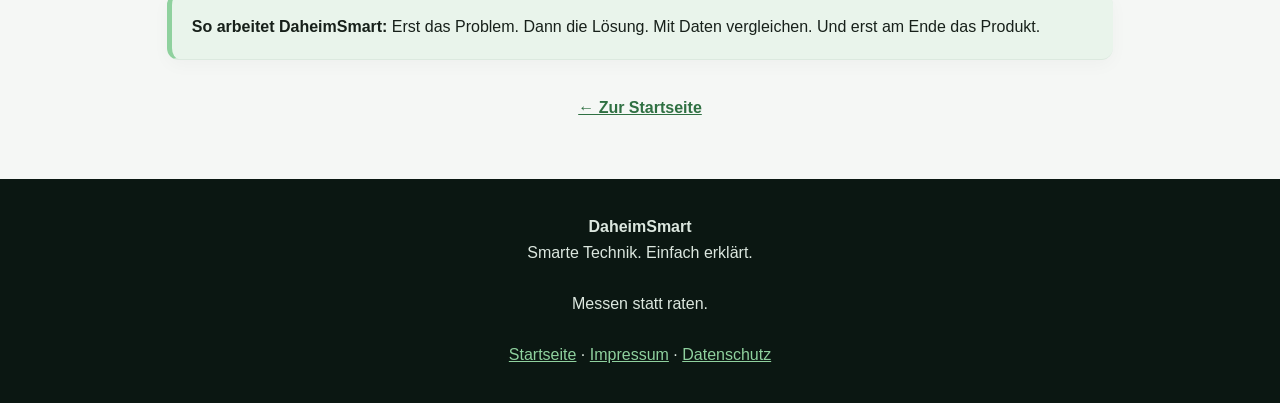
<file: ratgeber.html>
<!doctype html><html lang="de"><head><meta charset="utf-8"><meta name="viewport" content="width=device-width,initial-scale=1"><meta name="description" content="Smart-Home-Technik, Energie und Alltag verständlich erklärt – mit Quellen, Beispielen und passenden Werkzeugen."><meta name="theme-color" content="#102019"><meta property="og:type" content="website"><meta property="og:site_name" content="DaheimSmart"><meta property="og:locale" content="de_DE"><meta property="og:title" content="Ratgeber | DaheimSmart"><meta property="og:url" content="https://daheimsmart-jose.netlify.app/ratgeber.html"><link rel="canonical" href="https://daheimsmart-jose.netlify.app/ratgeber.html"><meta property="og:description" content="Smart-Home-Technik, Energie und Alltag verständlich erklärt – mit Quellen, Beispielen und passenden Werkzeugen."><link rel="stylesheet" href="hub.css"><title>Ratgeber | DaheimSmart</title></head><body><a class="skip" href="#main-content">Zum Inhalt springen</a><header><div class="logo">DaheimSmart</div><button class="menu-toggle" type="button" aria-expanded="false" aria-controls="main-nav" aria-label="Menü öffnen">☰</button><nav id="main-nav" aria-label="Hauptnavigation"><a href="index.html#loesungen">Lösungen</a><a href="werkzeuge.html">Werkzeuge</a><a href="vergleiche.html">Vergleiche</a><a href="ratgeber.html">Ratgeber</a></nav></header><main id="main-content"><section class="hero"><div class="hero-inner"><div class="eyebrow">DaheimSmart · Ratgeber</div><h1>Technik verstehen, bevor du dich entscheidest.</h1><p>Hier findest du verständliche Erklärungen zu Energie, Smart Home und praktischen Lösungen. Starte mit deiner Frage und gehe erst danach zu Werkzeugen oder Produkten.</p></div></section><section class="section"><h2>Nach Thema</h2><p class="lead">Wähle die Frage, die du lösen möchtest. Jeder Artikel führt vom Problem zu nachvollziehbaren Kriterien und passenden Werkzeugen.</p><div class="grid four"><a class="card" id="energie" href="ratgeber-stromverbrauch.html"><span class="icon">⚡</span><h3>Energie</h3><p>Stromverbrauch, Kosten, Watt und kWh verstehen.</p><span class="link">Artikel lesen →</span></a><a class="card" id="sicherheit" href="ratgeber-vergleich-technologien.html"><span class="icon">🛡️</span><h3>Sicherheit</h3><p>Erkennung, Benachrichtigungen und Grenzen beurteilen.</p><span class="link">Artikel lesen →</span></a><a class="card" id="komfort" href="ratgeber-intelligente-steckdose.html"><span class="icon">🏠</span><h3>Komfort</h3><p>Automatisierung und Alltag mit smarter Technik einfacher gestalten.</p><span class="link">Artikel lesen →</span></a><a class="card" id="smart-home" href="ratgeber-matter.html"><span class="icon">📡</span><h3>Smart Home</h3><p>Standards und Geräte verständlich erklärt.</p><span class="link">Artikel lesen →</span></a></div></section><section class="section dark"><h2>Drei Fragen, konkrete Antworten</h2><p class="lead">Jeder Artikel erklärt das Wesentliche und führt direkt zum passenden Werkzeug oder nächsten Prüfschritt.</p><div class="grid three"><a class="card" href="ratgeber-stromverbrauch.html"><span class="icon">⚡</span><h3>Stromverbrauch verstehen</h3><p>Watt, kWh, Nutzungsdauer und Stromkosten richtig einordnen.</p><span class="link">Artikel lesen →</span></a><a class="card" href="ratgeber-sparpotenzial.html"><span class="icon">💶</span><h3>Potenzielle Einsparung berechnen</h3><p>Vergleiche Ausgangszustand und mögliche Lösung mit denselben Annahmen.</p><span class="link">Artikel lesen →</span></a><a class="card" href="ratgeber-vergleich-technologien.html"><span class="icon">⚖️</span><h3>Technologien sinnvoll vergleichen</h3><p>Kriterien, Kompatibilität und Grenzen vor einer Entscheidung prüfen.</p><span class="link">Artikel lesen →</span></a></div></section><section class="section"><div class="notice"><strong>So arbeitet DaheimSmart:</strong> Erst das Problem. Dann die Lösung. Mit Daten vergleichen. Und erst am Ende das Produkt.</div><div class="back"><a href="index.html">← Zur Startseite</a></div></section></main><footer><strong>DaheimSmart</strong><br>Smarte Technik. Einfach erklärt.<br><br>Messen statt raten.<br><br><a href="index.html">Startseite</a> · <a href="impressum.html">Impressum</a> · <a href="datenschutz.html">Datenschutz</a></footer><script>const menuButton=document.querySelector('.menu-toggle'),mainNav=document.getElementById('main-nav');function closeMenu(){mainNav.classList.remove('open');menuButton.setAttribute('aria-expanded','false');menuButton.setAttribute('aria-label','Menü öffnen')}menuButton.addEventListener('click',()=>{const open=mainNav.classList.toggle('open');menuButton.setAttribute('aria-expanded',String(open));menuButton.setAttribute('aria-label',open?'Menü schließen':'Menü öffnen')});mainNav.querySelectorAll('a').forEach(link=>link.addEventListener('click',closeMenu));document.addEventListener('keydown',event=>{if(event.key==='Escape'&&mainNav.classList.contains('open')){closeMenu();menuButton.focus()}});</script></body></html>
</file>
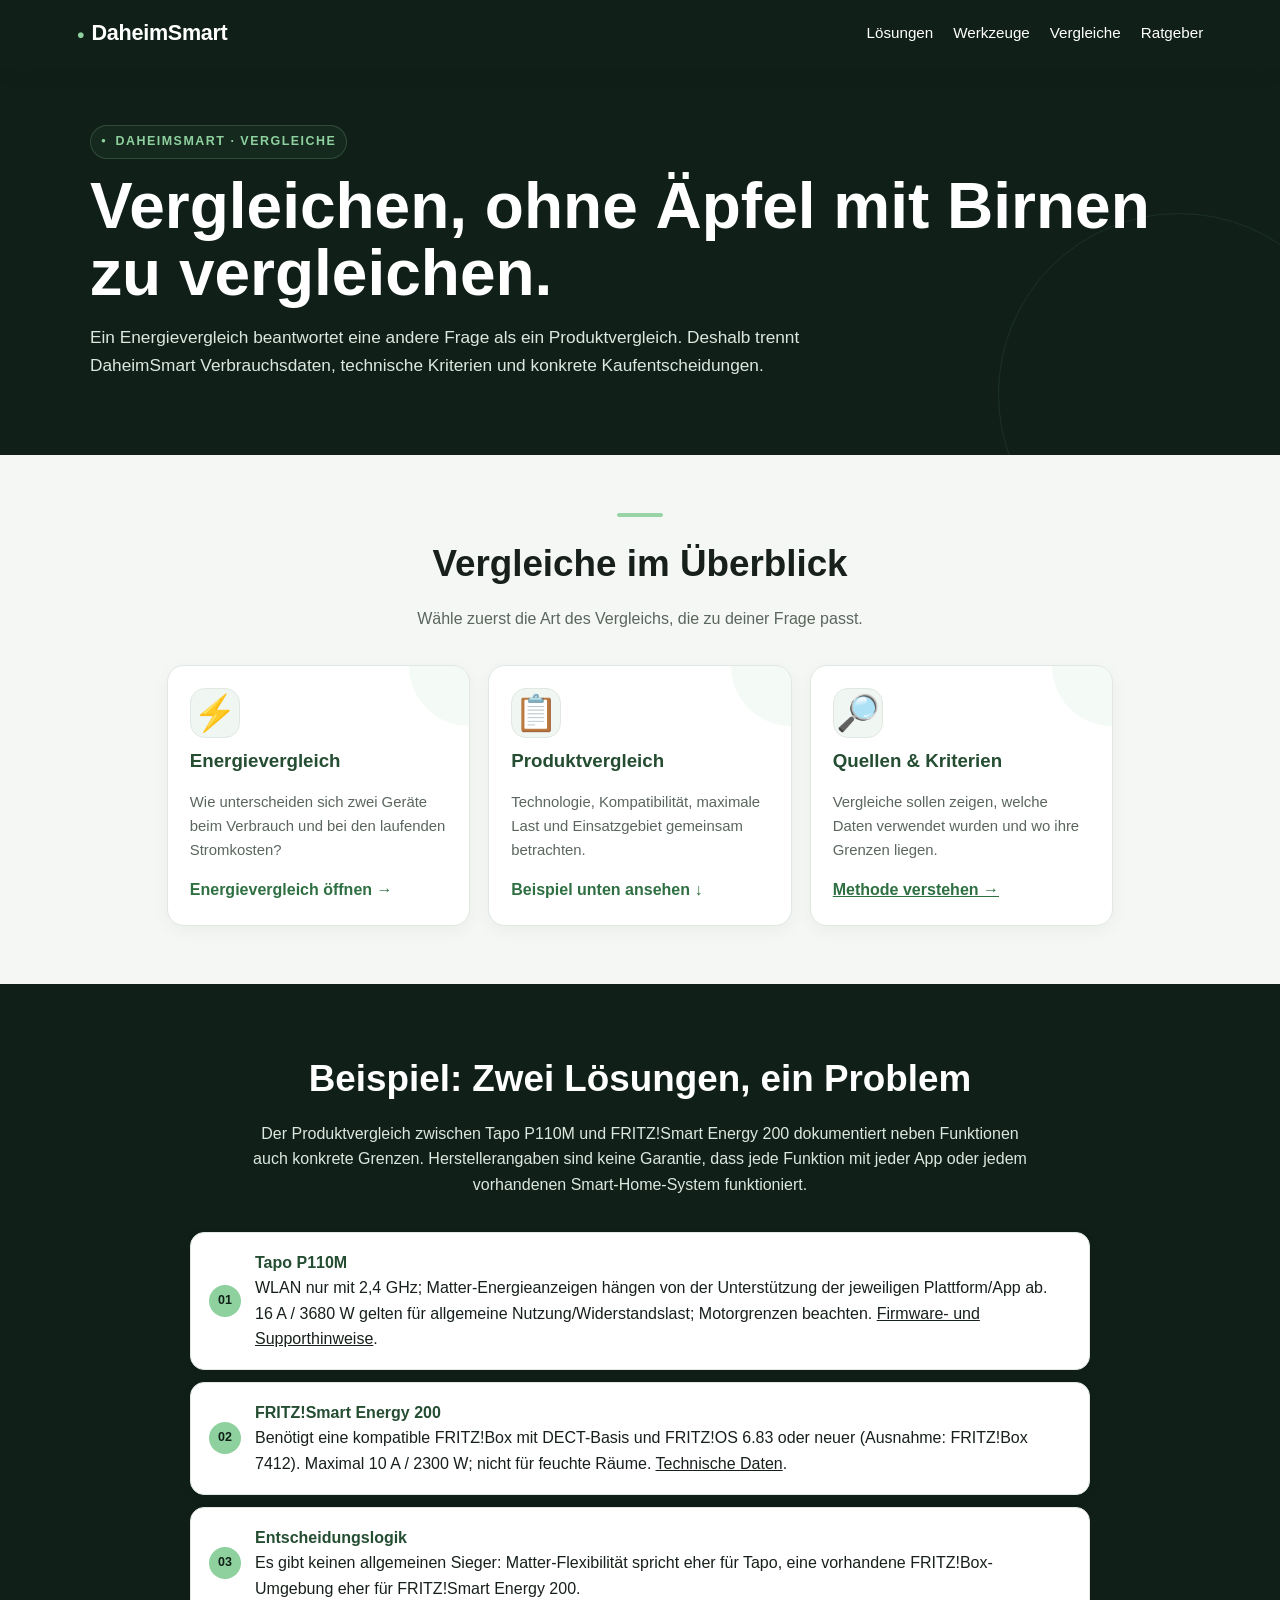
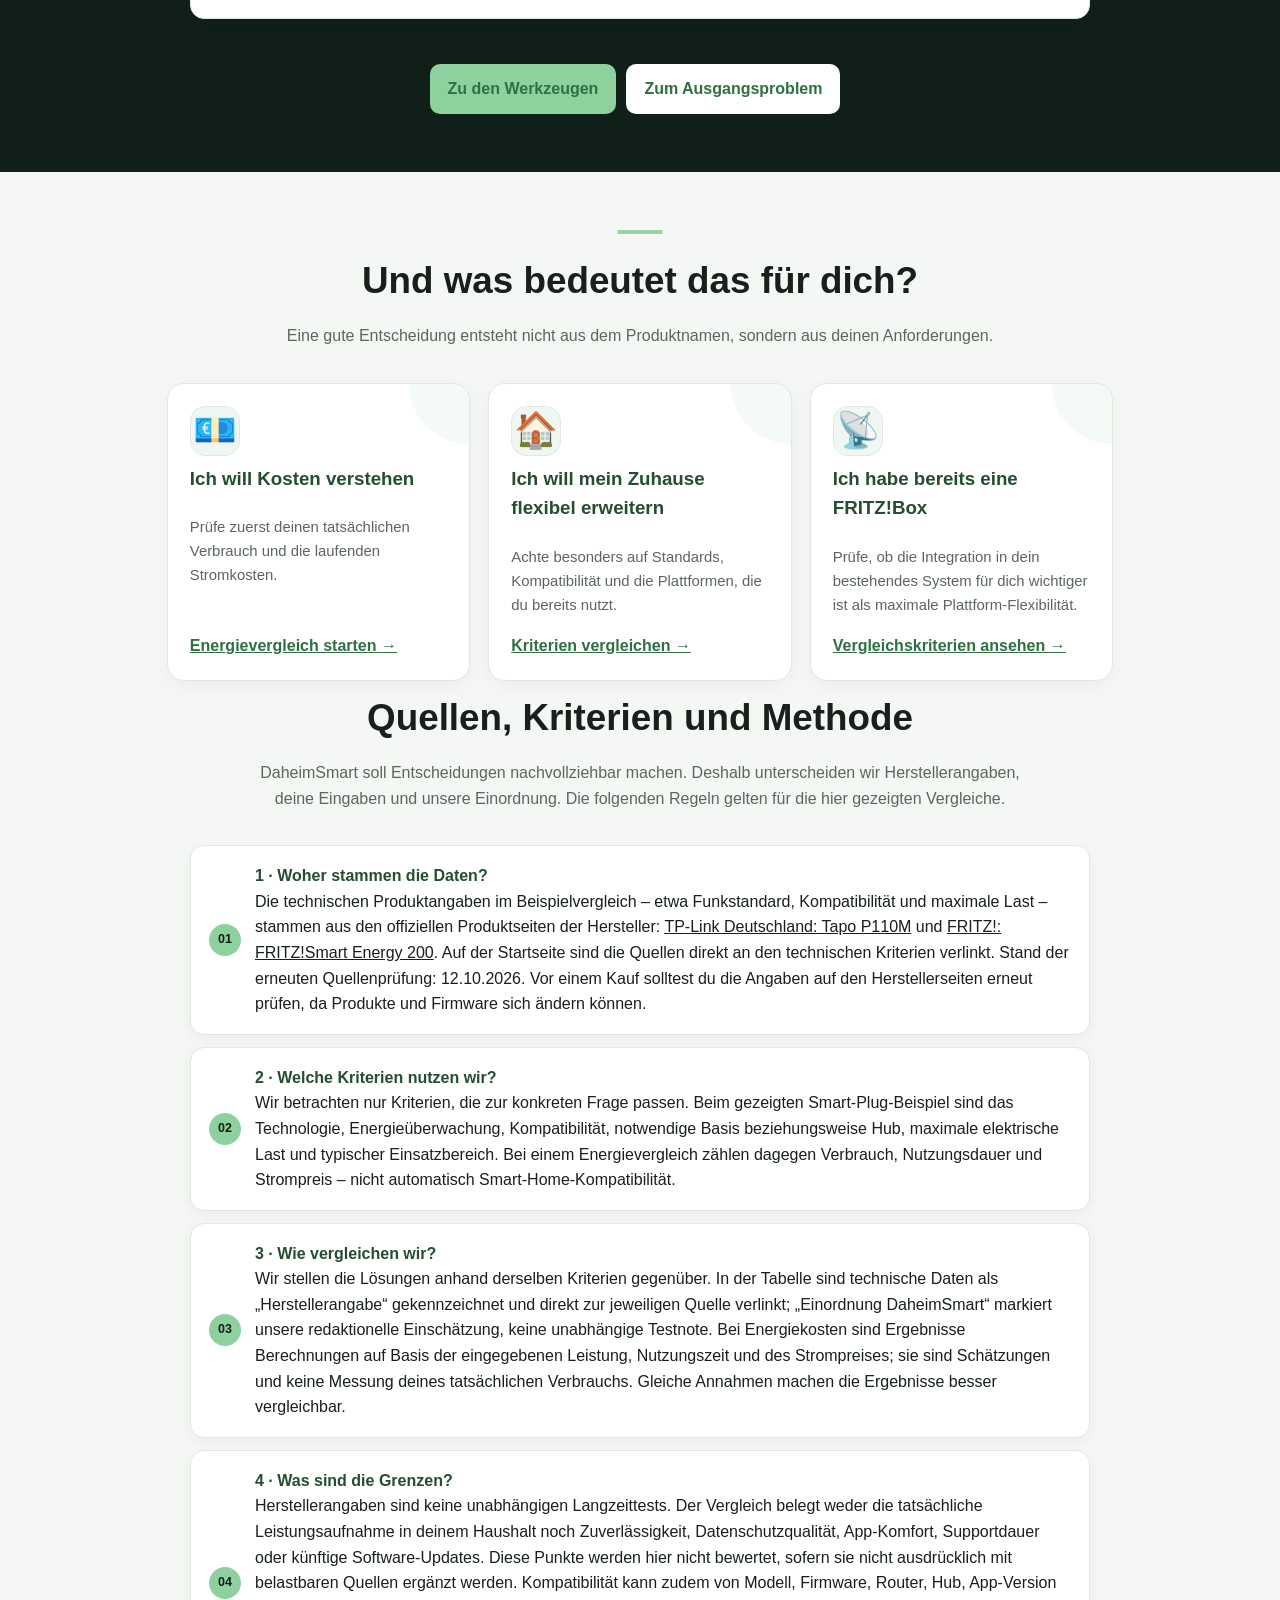
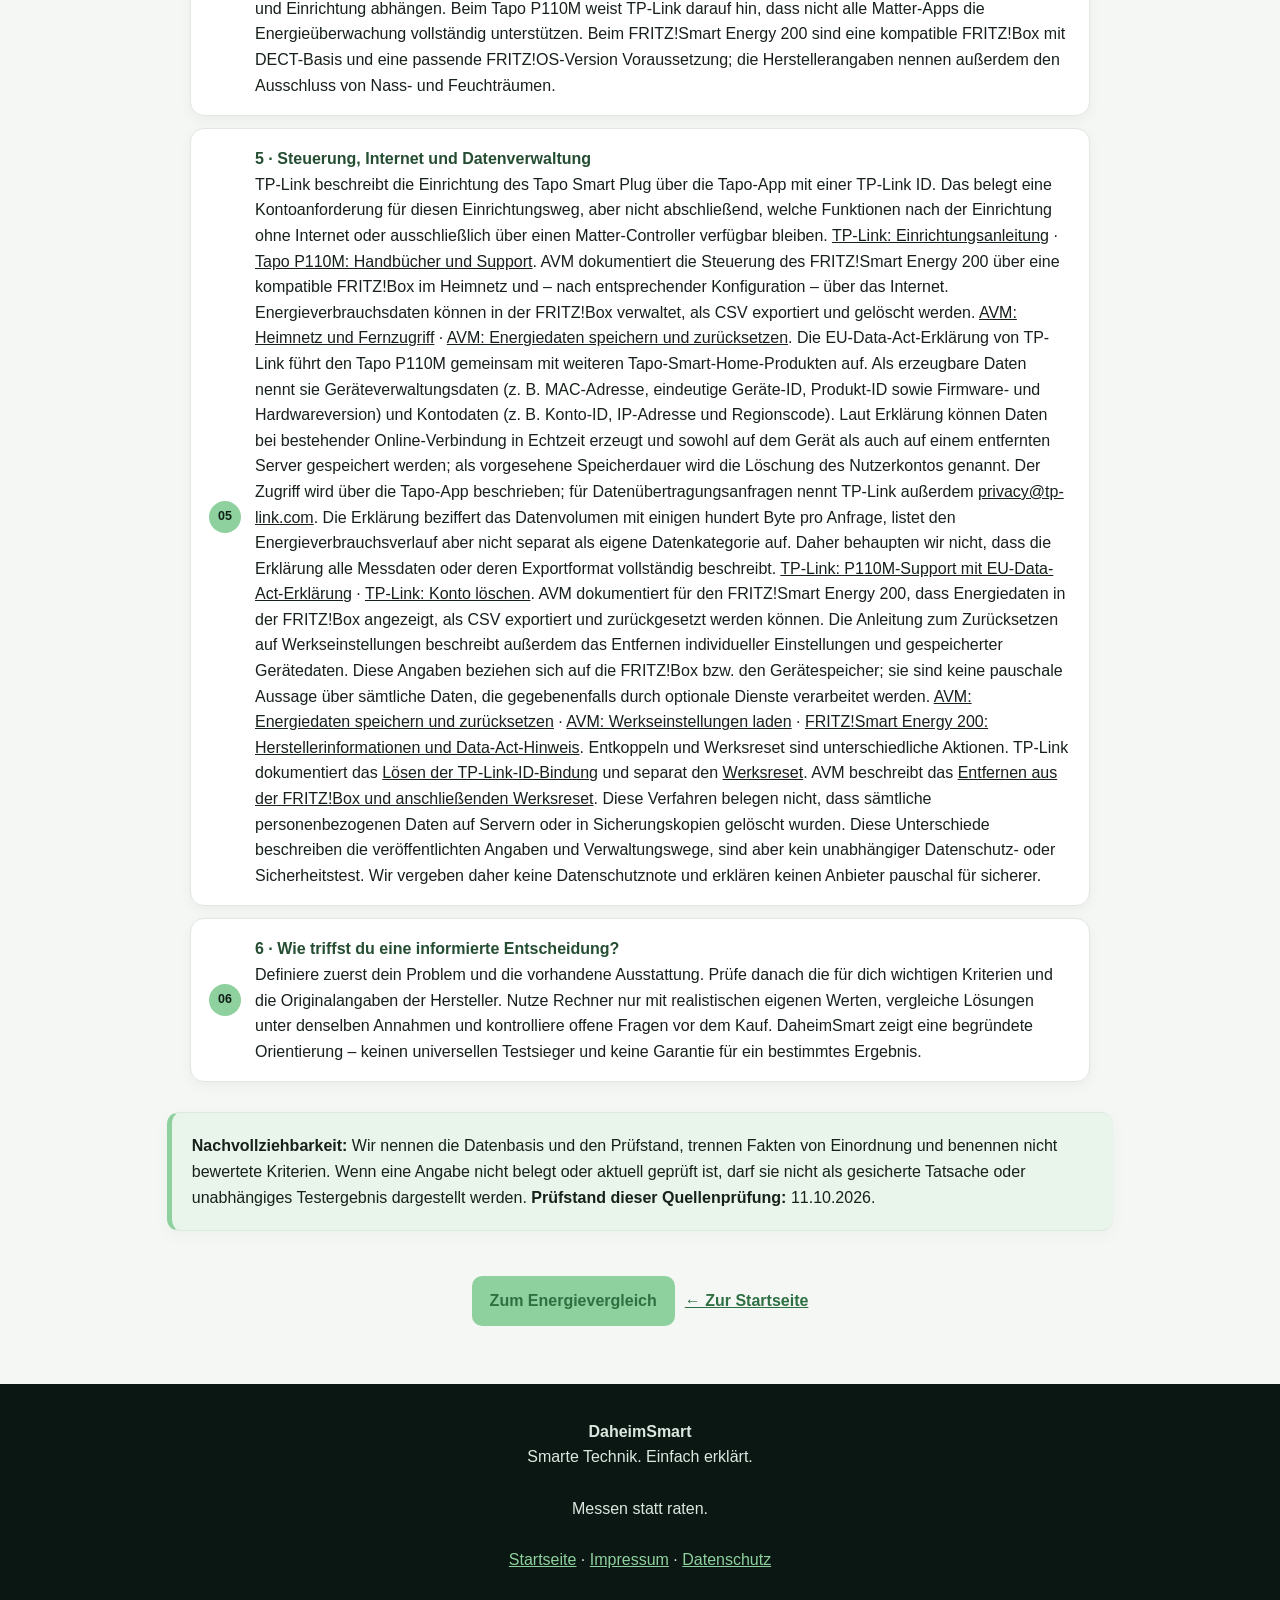
<file: vergleiche.html>
<!doctype html><html lang="de"><head><meta charset="utf-8"><meta name="viewport" content="width=device-width,initial-scale=1"><meta name="description" content="Vergleiche von DaheimSmart: Energieverbrauch, technische Kriterien und konkrete Produktunterschiede nachvollziehbar einordnen."><meta name="theme-color" content="#102019"><meta property="og:type" content="website"><meta property="og:site_name" content="DaheimSmart"><meta property="og:locale" content="de_DE"><meta property="og:title" content="Vergleiche | DaheimSmart"><meta property="og:url" content="https://daheimsmart-jose.netlify.app/vergleiche.html"><link rel="canonical" href="https://daheimsmart-jose.netlify.app/vergleiche.html"><meta property="og:description" content="Vergleiche von DaheimSmart: Energieverbrauch, technische Kriterien und konkrete Produktunterschiede nachvollziehbar einordnen."><link rel="stylesheet" href="hub.css"><title>Vergleiche | DaheimSmart</title>
<style>/* 2.8 · Decision clarity */
.decision-grid .card{display:flex;flex-direction:column;align-items:flex-start}
.decision-grid .link{margin-top:auto}
</style>
</head><body><a class="skip" href="#main-content">Zum Inhalt springen</a><header><div class="logo">DaheimSmart</div><button class="menu-toggle" type="button" aria-expanded="false" aria-controls="main-nav" aria-label="Menü öffnen">☰</button><nav id="main-nav" aria-label="Hauptnavigation"><a href="index.html#loesungen">Lösungen</a><a href="werkzeuge.html">Werkzeuge</a><a href="vergleiche.html">Vergleiche</a><a href="ratgeber.html">Ratgeber</a></nav></header><main id="main-content"><section class="hero"><div class="hero-inner"><div class="eyebrow">DaheimSmart · Vergleiche</div><h1>Vergleichen, ohne Äpfel mit Birnen zu vergleichen.</h1><p>Ein Energievergleich beantwortet eine andere Frage als ein Produktvergleich. Deshalb trennt DaheimSmart Verbrauchsdaten, technische Kriterien und konkrete Kaufentscheidungen.</p></div></section><section class="section"><h2>Vergleiche im Überblick</h2><p class="lead">Wähle zuerst die Art des Vergleichs, die zu deiner Frage passt.</p><div class="grid three"><a class="card" href="index.html#vergleich"><span class="icon">⚡</span><h3>Energievergleich</h3><p>Wie unterscheiden sich zwei Geräte beim Verbrauch und bei den laufenden Stromkosten?</p><span class="link">Energievergleich öffnen →</span></a><div class="card"><span class="icon">📋</span><h3>Produktvergleich</h3><p>Technologie, Kompatibilität, maximale Last und Einsatzgebiet gemeinsam betrachten.</p><span class="link">Beispiel unten ansehen ↓</span></div><div class="card"><span class="icon">🔎</span><h3>Quellen & Kriterien</h3><p>Vergleiche sollen zeigen, welche Daten verwendet wurden und wo ihre Grenzen liegen.</p><a class="link" href="#transparenz">Methode verstehen →</a></div></div></section><section class="section dark"><h2>Beispiel: Zwei Lösungen, ein Problem</h2><p class="lead">Der Produktvergleich zwischen Tapo P110M und FRITZ!Smart Energy 200 dokumentiert neben Funktionen auch konkrete Grenzen. Herstellerangaben sind keine Garantie, dass jede Funktion mit jeder App oder jedem vorhandenen Smart-Home-System funktioniert.</p><div class="path"><div><strong>Tapo P110M</strong><br>WLAN nur mit 2,4 GHz; Matter-Energieanzeigen hängen von der Unterstützung der jeweiligen Plattform/App ab. 16 A / 3680 W gelten für allgemeine Nutzung/Widerstandslast; Motorgrenzen beachten. <a href="https://www.tp-link.com/de/support/download/tapo-p110m/v1/" target="_blank" rel="noopener noreferrer">Firmware- und Supporthinweise</a>.</div><div><strong>FRITZ!Smart Energy 200</strong><br>Benötigt eine kompatible FRITZ!Box mit DECT-Basis und FRITZ!OS 6.83 oder neuer (Ausnahme: FRITZ!Box 7412). Maximal 10 A / 2300 W; nicht für feuchte Räume. <a href="https://fritz.com/products/fritz-smart-energy-200-20003113" target="_blank" rel="noopener noreferrer">Technische Daten</a>.</div><div><strong>Entscheidungslogik</strong><br>Es gibt keinen allgemeinen Sieger: Matter-Flexibilität spricht eher für Tapo, eine vorhandene FRITZ!Box-Umgebung eher für FRITZ!Smart Energy 200.</div></div><div class="back"><a class="btn" href="werkzeuge.html">Zu den Werkzeugen</a><a class="btn alt" href="index.html#loesungen">Zum Ausgangsproblem</a></div></section><section class="section"><h2>Und was bedeutet das für dich?</h2><p class="lead">Eine gute Entscheidung entsteht nicht aus dem Produktnamen, sondern aus deinen Anforderungen.</p><div class="grid three decision-grid"><div class="card"><span class="icon">💶</span><h3>Ich will Kosten verstehen</h3><p>Prüfe zuerst deinen tatsächlichen Verbrauch und die laufenden Stromkosten.</p><a class="link" href="index.html#vergleich">Energievergleich starten →</a></div><div class="card"><span class="icon">🏠</span><h3>Ich will mein Zuhause flexibel erweitern</h3><p>Achte besonders auf Standards, Kompatibilität und die Plattformen, die du bereits nutzt.</p><a class="link" href="#transparenz">Kriterien vergleichen →</a></div><div class="card"><span class="icon">📡</span><h3>Ich habe bereits eine FRITZ!Box</h3><p>Prüfe, ob die Integration in dein bestehendes System für dich wichtiger ist als maximale Plattform-Flexibilität.</p><a class="link" href="#transparenz">Vergleichskriterien ansehen →</a></div></div><section class="method" id="transparenz" aria-labelledby="method-title">
<h2 id="method-title">Quellen, Kriterien und Methode</h2>
<p class="lead">DaheimSmart soll Entscheidungen nachvollziehbar machen. Deshalb unterscheiden wir Herstellerangaben, deine Eingaben und unsere Einordnung. Die folgenden Regeln gelten für die hier gezeigten Vergleiche.</p>
<div class="path">
<div><strong>1 · Woher stammen die Daten?</strong><br>Die technischen Produktangaben im Beispielvergleich – etwa Funkstandard, Kompatibilität und maximale Last – stammen aus den offiziellen Produktseiten der Hersteller: <a href="https://www.tp-link.com/de/home-networking/smart-plug/tapo-p110m/v1/" target="_blank" rel="noopener noreferrer">TP-Link Deutschland: Tapo P110M</a> und <a href="https://fritz.com/products/fritz-smart-energy-200-20003113" target="_blank" rel="noopener noreferrer">FRITZ!: FRITZ!Smart Energy 200</a>. Auf der Startseite sind die Quellen direkt an den technischen Kriterien verlinkt. Stand der erneuten Quellenprüfung: 12.10.2026. Vor einem Kauf solltest du die Angaben auf den Herstellerseiten erneut prüfen, da Produkte und Firmware sich ändern können.</div>
<div><strong>2 · Welche Kriterien nutzen wir?</strong><br>Wir betrachten nur Kriterien, die zur konkreten Frage passen. Beim gezeigten Smart-Plug-Beispiel sind das Technologie, Energieüberwachung, Kompatibilität, notwendige Basis beziehungsweise Hub, maximale elektrische Last und typischer Einsatzbereich. Bei einem Energievergleich zählen dagegen Verbrauch, Nutzungsdauer und Strompreis – nicht automatisch Smart-Home-Kompatibilität.</div>
<div><strong>3 · Wie vergleichen wir?</strong><br>Wir stellen die Lösungen anhand derselben Kriterien gegenüber. In der Tabelle sind technische Daten als „Herstellerangabe“ gekennzeichnet und direkt zur jeweiligen Quelle verlinkt; „Einordnung DaheimSmart“ markiert unsere redaktionelle Einschätzung, keine unabhängige Testnote. Bei Energiekosten sind Ergebnisse Berechnungen auf Basis der eingegebenen Leistung, Nutzungszeit und des Strompreises; sie sind Schätzungen und keine Messung deines tatsächlichen Verbrauchs. Gleiche Annahmen machen die Ergebnisse besser vergleichbar.</div>
<div><strong>4 · Was sind die Grenzen?</strong><br>Herstellerangaben sind keine unabhängigen Langzeittests. Der Vergleich belegt weder die tatsächliche Leistungsaufnahme in deinem Haushalt noch Zuverlässigkeit, Datenschutzqualität, App-Komfort, Supportdauer oder künftige Software-Updates. Diese Punkte werden hier nicht bewertet, sofern sie nicht ausdrücklich mit belastbaren Quellen ergänzt werden. Kompatibilität kann zudem von Modell, Firmware, Router, Hub, App-Version und Einrichtung abhängen. Beim Tapo P110M weist TP-Link darauf hin, dass nicht alle Matter-Apps die Energieüberwachung vollständig unterstützen. Beim FRITZ!Smart Energy 200 sind eine kompatible FRITZ!Box mit DECT-Basis und eine passende FRITZ!OS-Version Voraussetzung; die Herstellerangaben nennen außerdem den Ausschluss von Nass- und Feuchträumen.</div>
<div><strong>5 · Steuerung, Internet und Datenverwaltung</strong><br>TP-Link beschreibt die Einrichtung des Tapo Smart Plug über die Tapo-App mit einer TP-Link ID. Das belegt eine Kontoanforderung für diesen Einrichtungsweg, aber nicht abschließend, welche Funktionen nach der Einrichtung ohne Internet oder ausschließlich über einen Matter-Controller verfügbar bleiben. <a href="https://www.tp-link.com/de/support/faq/2846/" target="_blank" rel="noopener noreferrer">TP-Link: Einrichtungsanleitung</a> · <a href="https://www.tp-link.com/de/support/download/tapo-p110m/v1/" target="_blank" rel="noopener noreferrer">Tapo P110M: Handbücher und Support</a>. AVM dokumentiert die Steuerung des FRITZ!Smart Energy 200 über eine kompatible FRITZ!Box im Heimnetz und – nach entsprechender Konfiguration – über das Internet. Energieverbrauchsdaten können in der FRITZ!Box verwaltet, als CSV exportiert und gelöscht werden. <a href="https://fritz.com/apps/knowledge-base/FRITZ-Box-5690-Pro/1311_Smart-Home-Gerate-uber-Internet-und-im-FRITZ-Heimnetz-schalten" target="_blank" rel="noopener noreferrer">AVM: Heimnetz und Fernzugriff</a> · <a href="https://fritz.com/apps/knowledge-base/fritz-smart-energy-200/1405_energiedaten-speichern-und-zurucksetzen" target="_blank" rel="noopener noreferrer">AVM: Energiedaten speichern und zurücksetzen</a>. Die EU-Data-Act-Erklärung von TP-Link führt den Tapo P110M gemeinsam mit weiteren Tapo-Smart-Home-Produkten auf. Als erzeugbare Daten nennt sie Geräteverwaltungsdaten (z. B. MAC-Adresse, eindeutige Geräte-ID, Produkt-ID sowie Firmware- und Hardwareversion) und Kontodaten (z. B. Konto-ID, IP-Adresse und Regionscode). Laut Erklärung können Daten bei bestehender Online-Verbindung in Echtzeit erzeugt und sowohl auf dem Gerät als auch auf einem entfernten Server gespeichert werden; als vorgesehene Speicherdauer wird die Löschung des Nutzerkontos genannt. Der Zugriff wird über die Tapo-App beschrieben; für Datenübertragungsanfragen nennt TP-Link außerdem <a href="mailto:privacy@tp-link.com">privacy@tp-link.com</a>. Die Erklärung beziffert das Datenvolumen mit einigen hundert Byte pro Anfrage, listet den Energieverbrauchsverlauf aber nicht separat als eigene Datenkategorie auf. Daher behaupten wir nicht, dass die Erklärung alle Messdaten oder deren Exportformat vollständig beschreibt. <a href="https://www.tp-link.com/de/support/download/tapo-p110m/v1/" target="_blank" rel="noopener noreferrer">TP-Link: P110M-Support mit EU-Data-Act-Erklärung</a> · <a href="https://account-delete.tplinkcloud.com/" target="_blank" rel="noopener noreferrer">TP-Link: Konto löschen</a>. AVM dokumentiert für den FRITZ!Smart Energy 200, dass Energiedaten in der FRITZ!Box angezeigt, als CSV exportiert und zurückgesetzt werden können. Die Anleitung zum Zurücksetzen auf Werkseinstellungen beschreibt außerdem das Entfernen individueller Einstellungen und gespeicherter Gerätedaten. Diese Angaben beziehen sich auf die FRITZ!Box bzw. den Gerätespeicher; sie sind keine pauschale Aussage über sämtliche Daten, die gegebenenfalls durch optionale Dienste verarbeitet werden. <a href="https://fritz.com/apps/knowledge-base/fritz-smart-energy-200/1405_energiedaten-speichern-und-zurucksetzen" target="_blank" rel="noopener noreferrer">AVM: Energiedaten speichern und zurücksetzen</a> · <a href="https://fritz.com/apps/knowledge-base/fritz-smart-energy-200/1246_werkseinstellungen-der-fritz-steckdose-laden" target="_blank" rel="noopener noreferrer">AVM: Werkseinstellungen laden</a> · <a href="https://fritz.com/products/fritz-smart-energy-200-20003113" target="_blank" rel="noopener noreferrer">FRITZ!Smart Energy 200: Herstellerinformationen und Data-Act-Hinweis</a>. Entkoppeln und Werksreset sind unterschiedliche Aktionen. TP-Link dokumentiert das <a href="https://www.tp-link.com/de/support/faq/2682/" target="_blank" rel="noopener noreferrer">Lösen der TP-Link-ID-Bindung</a> und separat den <a href="https://www.tp-link.com/de/support/faq/2612/" target="_blank" rel="noopener noreferrer">Werksreset</a>. AVM beschreibt das <a href="https://fritz.com/apps/knowledge-base/fritz-smart-energy-200/1246_werkseinstellungen-der-fritz-steckdose-laden" target="_blank" rel="noopener noreferrer">Entfernen aus der FRITZ!Box und anschließenden Werksreset</a>. Diese Verfahren belegen nicht, dass sämtliche personenbezogenen Daten auf Servern oder in Sicherungskopien gelöscht wurden. Diese Unterschiede beschreiben die veröffentlichten Angaben und Verwaltungswege, sind aber kein unabhängiger Datenschutz- oder Sicherheitstest. Wir vergeben daher keine Datenschutznote und erklären keinen Anbieter pauschal für sicherer.</div>
<div><strong>6 · Wie triffst du eine informierte Entscheidung?</strong><br>Definiere zuerst dein Problem und die vorhandene Ausstattung. Prüfe danach die für dich wichtigen Kriterien und die Originalangaben der Hersteller. Nutze Rechner nur mit realistischen eigenen Werten, vergleiche Lösungen unter denselben Annahmen und kontrolliere offene Fragen vor dem Kauf. DaheimSmart zeigt eine begründete Orientierung – keinen universellen Testsieger und keine Garantie für ein bestimmtes Ergebnis.</div>
</div>
<div class="notice"><strong>Nachvollziehbarkeit:</strong> Wir nennen die Datenbasis und den Prüfstand, trennen Fakten von Einordnung und benennen nicht bewertete Kriterien. Wenn eine Angabe nicht belegt oder aktuell geprüft ist, darf sie nicht als gesicherte Tatsache oder unabhängiges Testergebnis dargestellt werden. <strong>Prüfstand dieser Quellenprüfung:</strong> 11.10.2026.</div>
</section><div class="back"><a class="btn" href="index.html#vergleich">Zum Energievergleich</a><a href="index.html">← Zur Startseite</a></div></section></main><footer><strong>DaheimSmart</strong><br>Smarte Technik. Einfach erklärt.<br><br>Messen statt raten.<br><br><a href="index.html">Startseite</a> · <a href="impressum.html">Impressum</a> · <a href="datenschutz.html">Datenschutz</a></footer><script>const menuButton=document.querySelector('.menu-toggle'),mainNav=document.getElementById('main-nav');function closeMenu(){mainNav.classList.remove('open');menuButton.setAttribute('aria-expanded','false');menuButton.setAttribute('aria-label','Menü öffnen')}menuButton.addEventListener('click',()=>{const open=mainNav.classList.toggle('open');menuButton.setAttribute('aria-expanded',String(open));menuButton.setAttribute('aria-label',open?'Menü schließen':'Menü öffnen')});mainNav.querySelectorAll('a').forEach(link=>link.addEventListener('click',closeMenu));document.addEventListener('keydown',event=>{if(event.key==='Escape'&&mainNav.classList.contains('open')){closeMenu();menuButton.focus()}});</script></body></html>
</file>
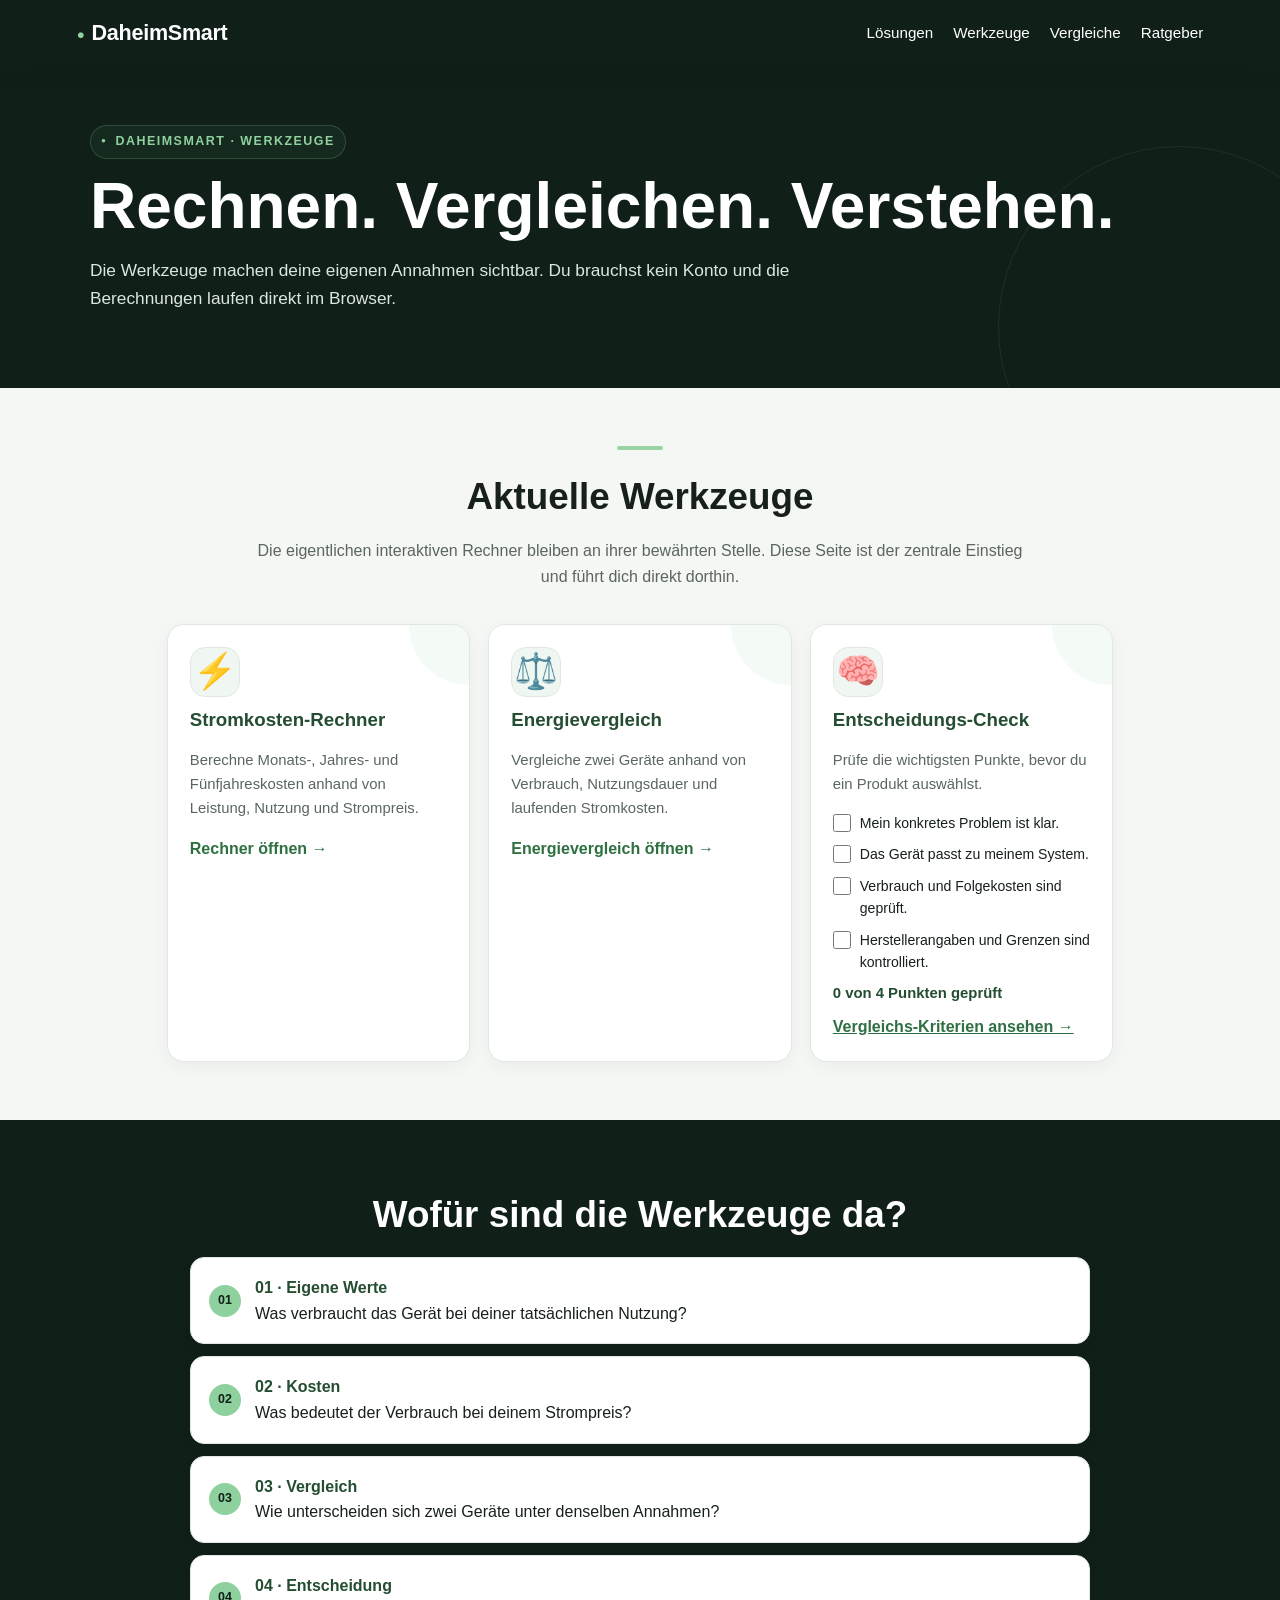
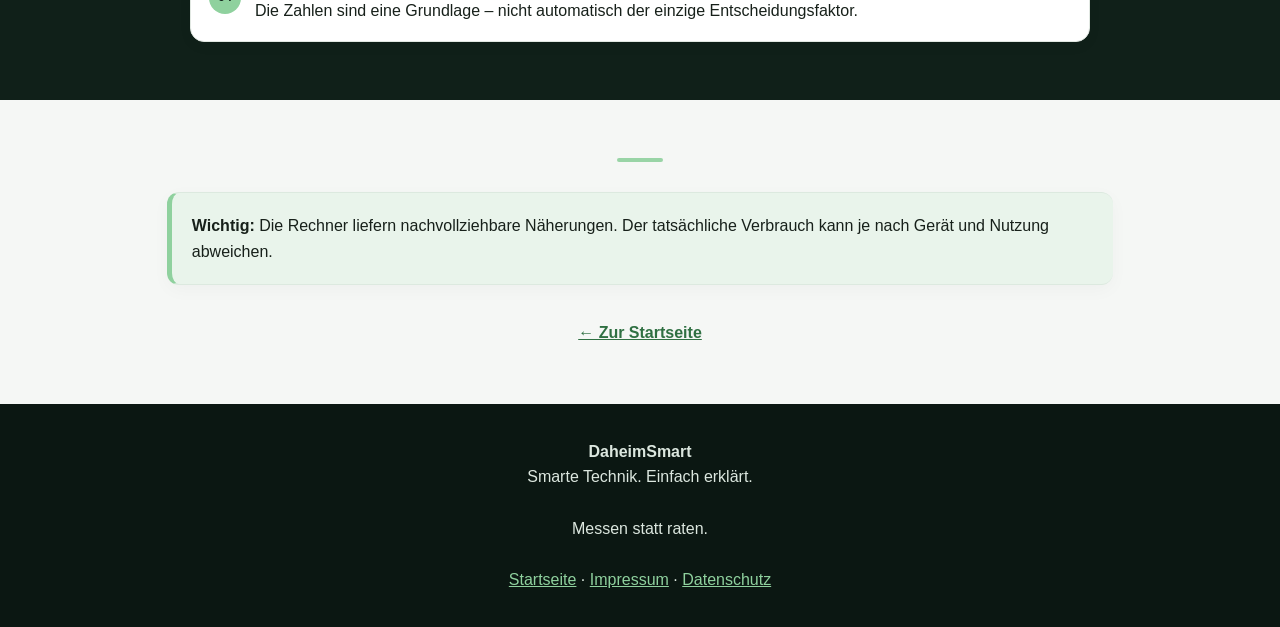
<file: werkzeuge.html>
<!doctype html><html lang="de"><head><meta charset="utf-8"><meta name="viewport" content="width=device-width,initial-scale=1"><meta name="description" content="Stromkosten berechnen und Energie vergleichen – die Werkzeuge von DaheimSmart machen eigene Werte nachvollziehbar."><meta name="theme-color" content="#102019"><meta property="og:type" content="website"><meta property="og:site_name" content="DaheimSmart"><meta property="og:locale" content="de_DE"><meta property="og:title" content="Werkzeuge | DaheimSmart"><meta property="og:url" content="https://daheimsmart-jose.netlify.app/werkzeuge.html"><link rel="canonical" href="https://daheimsmart-jose.netlify.app/werkzeuge.html"><meta property="og:description" content="Stromkosten berechnen und Energie vergleichen – die Werkzeuge von DaheimSmart machen eigene Werte nachvollziehbar."><link rel="stylesheet" href="hub.css"><title>Werkzeuge | DaheimSmart</title><style>.decision-check .checklist{display:grid;gap:9px;margin:8px 0}.decision-check .checklist label{display:flex;align-items:flex-start;gap:9px;font-size:.88rem;font-weight:400;cursor:pointer}.decision-check .checklist input{width:18px;height:18px;flex:0 0 18px;margin:2px 0 0;accent-color:#2f7042}.decision-check .check-progress{font-weight:800;color:#244d32;margin:8px 0}.decision-check .link{margin-top:auto}</style></head><body><a class="skip" href="#main-content">Zum Inhalt springen</a><header><div class="logo">DaheimSmart</div><button class="menu-toggle" type="button" aria-expanded="false" aria-controls="main-nav" aria-label="Menü öffnen">☰</button><nav id="main-nav" aria-label="Hauptnavigation"><a href="index.html#loesungen">Lösungen</a><a href="werkzeuge.html">Werkzeuge</a><a href="vergleiche.html">Vergleiche</a><a href="ratgeber.html">Ratgeber</a></nav></header><main id="main-content"><section class="hero"><div class="hero-inner"><div class="eyebrow">DaheimSmart · Werkzeuge</div><h1>Rechnen. Vergleichen. Verstehen.</h1><p>Die Werkzeuge machen deine eigenen Annahmen sichtbar. Du brauchst kein Konto und die Berechnungen laufen direkt im Browser.</p></div></section><section class="section"><h2>Aktuelle Werkzeuge</h2><p class="lead">Die eigentlichen interaktiven Rechner bleiben an ihrer bewährten Stelle. Diese Seite ist der zentrale Einstieg und führt dich direkt dorthin.</p><div class="grid three"><a class="card" href="index.html#rechner"><span class="icon">⚡</span><h3>Stromkosten-Rechner</h3><p>Berechne Monats-, Jahres- und Fünfjahreskosten anhand von Leistung, Nutzung und Strompreis.</p><span class="link">Rechner öffnen →</span></a><a class="card" href="index.html#vergleich"><span class="icon">⚖️</span><h3>Energievergleich</h3><p>Vergleiche zwei Geräte anhand von Verbrauch, Nutzungsdauer und laufenden Stromkosten.</p><span class="link">Energievergleich öffnen →</span></a><div class="card decision-check"><span class="icon">🧠</span><h3>Entscheidungs-Check</h3><p>Prüfe die wichtigsten Punkte, bevor du ein Produkt auswählst.</p><div class="checklist"><label><input type="checkbox"> Mein konkretes Problem ist klar.</label><label><input type="checkbox"> Das Gerät passt zu meinem System.</label><label><input type="checkbox"> Verbrauch und Folgekosten sind geprüft.</label><label><input type="checkbox"> Herstellerangaben und Grenzen sind kontrolliert.</label></div><p class="check-progress" aria-live="polite">0 von 4 Punkten geprüft</p><a class="link" href="ratgeber-vergleich-technologien.html">Vergleichs-Kriterien ansehen →</a></div></div></section><section class="section dark"><h2>Wofür sind die Werkzeuge da?</h2><div class="path"><div><strong>01 · Eigene Werte</strong><br>Was verbraucht das Gerät bei deiner tatsächlichen Nutzung?</div><div><strong>02 · Kosten</strong><br>Was bedeutet der Verbrauch bei deinem Strompreis?</div><div><strong>03 · Vergleich</strong><br>Wie unterscheiden sich zwei Geräte unter denselben Annahmen?</div><div><strong>04 · Entscheidung</strong><br>Die Zahlen sind eine Grundlage – nicht automatisch der einzige Entscheidungsfaktor.</div></div></section><section class="section"><div class="notice"><strong>Wichtig:</strong> Die Rechner liefern nachvollziehbare Näherungen. Der tatsächliche Verbrauch kann je nach Gerät und Nutzung abweichen.</div><div class="back"><a href="index.html">← Zur Startseite</a></div></section></main><footer><strong>DaheimSmart</strong><br>Smarte Technik. Einfach erklärt.<br><br>Messen statt raten.<br><br><a href="index.html">Startseite</a> · <a href="impressum.html">Impressum</a> · <a href="datenschutz.html">Datenschutz</a></footer><script>const checklist=document.querySelector('.decision-check .checklist'),checkProgress=document.querySelector('.check-progress');function updateCheckProgress(){const checks=[...checklist.querySelectorAll('input[type=checkbox]')],done=checks.filter(item=>item.checked).length;checkProgress.textContent=done+' von '+checks.length+' Punkten geprüft'+(done===checks.length?' – du kannst jetzt die offenen Produktdetails abgleichen.':'')}checklist.querySelectorAll('input').forEach(item=>item.addEventListener('change',updateCheckProgress));updateCheckProgress();
const menuButton=document.querySelector('.menu-toggle'),mainNav=document.getElementById('main-nav');function closeMenu(){mainNav.classList.remove('open');menuButton.setAttribute('aria-expanded','false');menuButton.setAttribute('aria-label','Menü öffnen')}menuButton.addEventListener('click',()=>{const open=mainNav.classList.toggle('open');menuButton.setAttribute('aria-expanded',String(open));menuButton.setAttribute('aria-label',open?'Menü schließen':'Menü öffnen')});mainNav.querySelectorAll('a').forEach(link=>link.addEventListener('click',closeMenu));document.addEventListener('keydown',event=>{if(event.key==='Escape'&&mainNav.classList.contains('open')){closeMenu();menuButton.focus()}});</script></body></html>
</file>
<file: ratgeber.css>
*{box-sizing:border-box}html{scroll-behavior:smooth}body{margin:0;font-family:Arial,sans-serif;background:#f5f7f5;color:#17201a;line-height:1.65}a{color:inherit}header{position:sticky;top:0;z-index:10;background:#102019;color:#fff;padding:16px 6%;display:flex;justify-content:space-between;align-items:center;box-shadow:0 4px 18px #10201918}.logo{font-size:1.35rem;font-weight:800}.menu-toggle{display:none;background:transparent;color:#fff;border:1px solid #8fd19e;border-radius:9px;padding:8px 10px;font-size:1.2rem;cursor:pointer}nav a{margin-left:20px;text-decoration:none;font-size:.95rem}nav a:hover{color:#8fd19e}.skip{position:absolute;left:-9999px}.skip:focus{left:10px;top:10px;background:#8fd19e;padding:10px;border-radius:8px}a:focus-visible,button:focus-visible,input:focus-visible{outline:3px solid #f5f7f5;outline-offset:3px;box-shadow:0 0 0 6px #244d32}.wrap{max-width:900px;margin:auto;padding:64px 6%}.eyebrow{color:#2f7042;text-transform:uppercase;font-size:.78rem;font-weight:800;letter-spacing:1.5px}.hero{background:#102019;color:#fff;padding:58px 6%}.hero-inner{max-width:900px;margin:auto}.hero h1{font-size:clamp(2.3rem,5vw,4rem);line-height:1.05;margin:14px 0}.hero p{font-size:1.08rem;color:#dce7df}.btn{display:inline-block;margin:10px 10px 0 0;background:#8fd19e;color:#102019;padding:12px 18px;border-radius:10px;text-decoration:none;font-weight:800}.btn.alt{background:#fff}.answer{background:#e9f4eb;border-left:5px solid #8fd19e;border-radius:12px;padding:20px;margin:0 0 34px}.answer strong{color:#244d32}.wrap h2{font-size:1.75rem;color:#244d32;margin-top:38px}.wrap h3{color:#244d32}.formula{background:#102019;color:#fff;border-radius:16px;padding:22px;font-size:1.1rem;text-align:center;margin:22px 0}.example{background:#fff;border:1px solid #e1e8e2;border-radius:16px;padding:22px;margin:22px 0}.check{background:#f0f6f1;border-radius:16px;padding:22px;margin-top:30px}.sources{margin-top:35px;background:#fff;border:1px solid #e1e8e2;border-radius:14px;padding:18px;font-size:.9rem}.sources a{color:#2f7042}.related{display:grid;grid-template-columns:repeat(2,1fr);gap:16px;margin-top:30px}.related a{background:#fff;border:1px solid #e1e8e2;border-radius:14px;padding:18px;text-decoration:none}.related strong{color:#244d32}footer{background:#0b1712;color:#dce7df;text-align:center;padding:35px}footer a{color:#8fd19e}@media(max-width:700px){header{padding:15px 5%;position:sticky}.menu-toggle{display:block}header nav{display:none;position:absolute;top:100%;left:0;right:0;background:#102019;padding:10px 5%;box-shadow:0 8px 18px #10201918}header nav.open{display:flex;flex-direction:column}header nav a{margin:0;padding:11px 0;border-top:1px solid #ffffff18}.wrap{padding:45px 5%}.related{grid-template-columns:1fr}.hero{padding:45px 5%}}
/* 2.6 · Visual experience */
.logo{letter-spacing:-.3px}.logo:before{content:'●';color:#8fd19e;font-size:.62em;margin-right:7px;vertical-align:middle}.hero{position:relative;overflow:hidden}.hero:after{content:'';position:absolute;right:-90px;bottom:-150px;width:360px;height:360px;border:1px solid #8fd19e18;border-radius:50%;pointer-events:none}.hero-inner{position:relative;z-index:1}.answer,.example,.check,.sources,.related a{box-shadow:0 5px 18px #10201908}.related a{transition:transform .2s ease,box-shadow .2s ease,border-color .2s ease}.related a:hover{transform:translateY(-3px);box-shadow:0 12px 28px #10201914;border-color:#cbded0}.btn{transition:transform .2s ease,filter .2s ease}@media (hover:hover) and (pointer:fine){.btn:hover{transform:translateY(-1px);filter:brightness(1.02)}}@media(max-width:700px){.hero:after{right:-170px;bottom:-180px;width:300px;height:300px}}

/* 2.7 · Experience polish */
.hero .eyebrow{display:inline-flex;align-items:center;gap:8px;padding:6px 10px;border:1px solid #8fd19e35;border-radius:999px;background:#8fd19e0d}
.hero .eyebrow::before{content:'●';font-size:.65em;color:#8fd19e}
.wrap{position:relative}
.wrap h2{position:relative;padding-bottom:10px}
.wrap h2::after{content:'';position:absolute;left:0;bottom:0;width:42px;height:3px;border-radius:99px;background:#8fd19e}
.answer{box-shadow:0 8px 24px #1020190b}
.formula{box-shadow:0 12px 28px #10201918}
.example,.check,.sources{position:relative;overflow:hidden}
.example::after,.check::after,.sources::after{content:'';position:absolute;width:100px;height:100px;right:-50px;top:-50px;border-radius:50%;background:#8fd19e18;pointer-events:none}
.related a{position:relative;overflow:hidden}
@media(max-width:700px){.wrap h2{padding-bottom:8px}}
</file>
<file: hub.css>
*{box-sizing:border-box}html{scroll-behavior:smooth}body{margin:0;font-family:Arial,sans-serif;background:#f5f7f5;color:#17201a;line-height:1.6}a{color:inherit}header{position:sticky;top:0;z-index:10;background:#102019;color:#fff;padding:16px 6%;display:flex;justify-content:space-between;align-items:center;box-shadow:0 4px 18px #10201918}.logo{font-size:1.35rem;font-weight:800}.menu-toggle{display:none;background:transparent;color:#fff;border:1px solid #8fd19e;border-radius:9px;padding:8px 10px;font-size:1.2rem;cursor:pointer}nav a{margin-left:20px;text-decoration:none;font-size:.95rem}nav a:hover{color:#8fd19e}.skip{position:absolute;left:-9999px}.skip:focus{left:10px;top:10px;background:#8fd19e;padding:10px;border-radius:8px}a:focus-visible,button:focus-visible,input:focus-visible{outline:3px solid #f5f7f5;outline-offset:3px;box-shadow:0 0 0 6px #244d32}.hero{background:#102019;color:#fff;padding:58px 6%}.hero-inner{max-width:1100px;margin:auto}.eyebrow{color:#8fd19e;text-transform:uppercase;font-size:.78rem;font-weight:800;letter-spacing:1.5px}.hero h1{font-size:clamp(2.3rem,5vw,4rem);line-height:1.05;margin:14px 0}.hero p{font-size:1.08rem;color:#dce7df;max-width:780px}.section{max-width:1100px;margin:auto;padding:58px 6%}.section h2{text-align:center;font-size:clamp(1.8rem,3vw,2.3rem);margin:8px 0 12px}.lead{text-align:center;max-width:780px;margin:0 auto 34px;color:#5a665e}.grid{display:grid;gap:18px}.three{grid-template-columns:repeat(3,1fr)}.four{grid-template-columns:repeat(4,1fr)}.card{background:#fff;border:1px solid #e1e8e2;border-radius:17px;padding:22px;box-shadow:0 5px 18px #1020190b;text-decoration:none}.card h3{color:#244d32;margin:8px 0}.card p{color:#5a665e;font-size:.93rem}.icon{font-size:2.2rem}.link{display:block;margin-top:14px;color:#2f7042;font-weight:800}.dark{max-width:none;background:#102019;color:#fff}.dark h2{color:#fff}.dark .lead{color:#dce7df}.path{max-width:900px;margin:auto;display:grid;gap:12px}.path div{background:#fff;color:#17201a;border-radius:14px;padding:17px 20px}.path strong{color:#244d32}.notice{background:#e9f4eb;border-left:5px solid #8fd19e;border-radius:12px;padding:20px;margin-top:30px}.btn{display:inline-block;margin:10px 10px 0 0;background:#8fd19e;color:#102019;padding:12px 18px;border-radius:10px;text-decoration:none;font-weight:800}.btn.alt{background:#fff}.back{text-align:center;margin-top:35px}.back a{color:#2f7042;font-weight:800}footer{background:#0b1712;color:#dce7df;text-align:center;padding:35px}footer a{color:#8fd19e}@media(max-width:900px){.four{grid-template-columns:1fr 1fr}.three{grid-template-columns:1fr}}@media(max-width:700px){header{padding:15px 5%}.menu-toggle{display:block}header nav{display:none;position:absolute;top:100%;left:0;right:0;background:#102019;padding:10px 5%;box-shadow:0 8px 18px #10201918}header nav.open{display:flex;flex-direction:column}header nav a{margin:0;padding:11px 0;border-top:1px solid #ffffff18}.hero{padding:45px 5%}.section{padding:45px 5%}.four{grid-template-columns:1fr}.hero h1{font-size:clamp(2.2rem,10vw,3rem)}}
/* 2.6 · Visual experience */
.logo{letter-spacing:-.3px}.logo:before{content:'●';color:#8fd19e;font-size:.62em;margin-right:7px;vertical-align:middle}.hero{position:relative;overflow:hidden}.hero:after{content:'';position:absolute;right:-80px;bottom:-120px;width:360px;height:360px;border:1px solid #8fd19e18;border-radius:50%;pointer-events:none}.hero-inner{position:relative;z-index:1}.card{transition:transform .2s ease,box-shadow .2s ease,border-color .2s ease}.card:hover{transform:translateY(-3px);box-shadow:0 12px 28px #10201914;border-color:#cbded0}.path div{border:1px solid #e1e8e2;box-shadow:0 4px 14px #1020190b}.notice{box-shadow:0 5px 18px #10201908}.btn{transition:transform .2s ease,filter .2s ease}.back a{transition:color .2s ease}@media (hover:hover) and (pointer:fine){.btn:hover{transform:translateY(-1px);filter:brightness(1.02)}.back a:hover{color:#244d32}.link:hover{text-decoration:underline}}@media(max-width:700px){.hero:after{right:-170px;bottom:-180px;width:300px;height:300px}}

/* 2.7 · Experience polish */
.section:not(.dark)::before{content:'';display:block;width:46px;height:4px;border-radius:99px;background:#8fd19e;margin:0 auto 18px;opacity:.9}
.hero .eyebrow{display:inline-flex;align-items:center;gap:8px;padding:6px 10px;border:1px solid #8fd19e35;border-radius:999px;background:#8fd19e0d}
.hero .eyebrow::before{content:'●';font-size:.65em;color:#8fd19e}
.card{position:relative;overflow:hidden}
.card::after{content:'';position:absolute;width:120px;height:120px;right:-60px;top:-60px;border-radius:50%;background:#8fd19e18;pointer-events:none}
.card .icon,.card h3,.card p,.card .link{position:relative;z-index:1}
.icon{display:inline-flex;width:50px;height:50px;align-items:center;justify-content:center;border-radius:15px;background:#f0f6f1;border:1px solid #e1e8e2}
.path{counter-reset:hubstep}
.path div{position:relative;padding-left:64px}
.path div::before{counter-increment:hubstep;content:counter(hubstep,decimal-leading-zero);position:absolute;left:18px;top:50%;transform:translateY(-50%);width:32px;height:32px;border-radius:50%;display:flex;align-items:center;justify-content:center;background:#8fd19e;color:#102019;font-weight:900;font-size:.78rem}
.notice{border-top:1px solid #dce9df;border-bottom:1px solid #dce9df}
@media(max-width:700px){.section:not(.dark)::before{margin-bottom:14px}.path div{padding-left:58px}}
</file>
